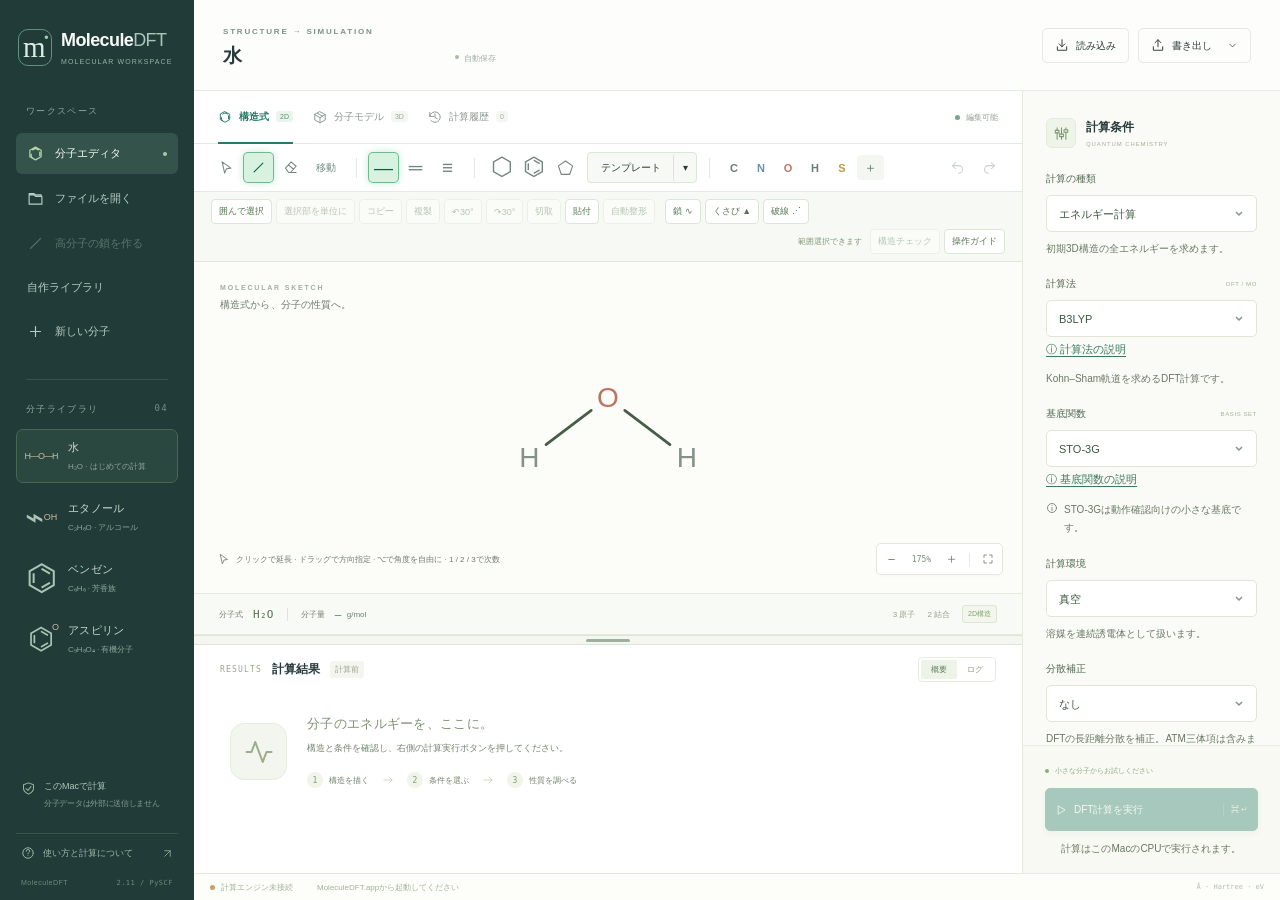
<file: MoleculeDFT/web/index.html>
<!DOCTYPE html>
<html lang="ja">
<head>
  <meta charset="utf-8">
  <meta name="viewport" content="width=device-width,initial-scale=1">
  <title>MoleculeDFT</title>
  <link rel="stylesheet" href="style.css">
  <link rel="stylesheet" href="product.css">
</head>
<body>
  <div class="app-shell">
    <aside class="sidebar">
      <div class="brand"><div class="brand-mark">m<span>·</span></div><div>Molecule<span>DFT</span><small>MOLECULAR WORKSPACE</small></div></div>
      <div class="workspace-label">ワークスペース</div>
      <button class="nav-item active" id="workspaceButton"><i data-icon="hexagon"></i>分子エディタ<span class="nav-dot"></span></button>
      <button class="nav-item" id="openProjectButton"><i data-icon="folder"></i>ファイルを開く</button>
      <button class="nav-item" id="polymerButton"><i data-icon="bond"></i>高分子の鎖を作る</button>
      <button class="nav-item" id="newButton"><i data-icon="plus"></i>新しい分子</button>
      <div class="sidebar-rule"></div>
      <div class="workspace-label library-label">分子ライブラリ<span>04</span></div>
      <div class="examples">
        <button class="example active" data-example="water"><span class="example-structure water">H<span>—O—</span>H</span><span><strong>水</strong><small>H₂O · はじめての計算</small></span></button>
        <button class="example" data-example="ethanol"><span class="example-structure">⌁<b>OH</b></span><span><strong>エタノール</strong><small>C₂H₆O · アルコール</small></span></button>
        <button class="example" data-example="benzene"><span class="example-structure benzene">⌬</span><span><strong>ベンゼン</strong><small>C₆H₆ · 芳香族</small></span></button>
        <button class="example" data-example="aspirin"><span class="example-structure aspirin">⌬<b>O</b></span><span><strong>アスピリン</strong><small>C₉H₈O₄ · 有機分子</small></span></button>
      </div>
      <div class="sidebar-bottom"><div class="privacy-note"><i data-icon="shield"></i><span>このMacで計算<small>分子データは外部に送信しません</small></span></div><button id="helpButton" class="help-button"><i data-icon="help"></i>使い方と計算について<i data-icon="arrow-up-right"></i></button><div class="version-label">MoleculeDFT <span>2.11 / PySCF</span></div></div>
    </aside>
    <main class="workspace">
      <header class="topbar">
        <div class="document-title"><span class="eyebrow">STRUCTURE → SIMULATION</span><div><input id="moleculeName" aria-label="分子の名前" value="水" maxlength="70"><span class="save-status" id="saveStatus">自動保存</span></div></div>
        <div class="header-actions"><button class="button quiet" id="importButton"><i data-icon="import"></i>読み込み</button><div class="export-wrap"><button class="button quiet" id="exportButton"><i data-icon="export"></i>書き出し<i data-icon="chevron-down"></i></button><div class="popover hidden" id="exportMenu"><button data-export="project">プロジェクト (.json)</button><button data-export="mol">構造式 (.mol)</button><button data-export="xyz">3D座標 (.xyz)</button><button data-export="result">計算結果 (.json)</button></div></div></div>
      </header>
      <div class="workspace-body">
        <section class="editor-column">
          <div class="editor-tabs" role="tablist" aria-label="表示"><button id="tab-structure" class="editor-tab active" role="tab" aria-selected="true" data-tab="structure"><i data-icon="hexagon"></i>構造式<span>2D</span></button><button id="tab-model" class="editor-tab" role="tab" aria-selected="false" data-tab="model"><i data-icon="cube"></i>分子モデル<span>3D</span></button><button id="tab-history" class="editor-tab" role="tab" aria-selected="false" data-tab="history"><i data-icon="history"></i>計算履歴<span id="historyCount">0</span></button><div class="tab-trailing"><span class="live-dot"></span><span id="structureState">編集可能</span></div></div>
          <div class="drawing-toolbar" id="drawingToolbar">
            <div class="tool-group"><button class="tool active" data-tool="select" title="選択・移動 (V)" aria-label="選択・移動"><i data-icon="cursor"></i></button><button class="tool" data-tool="bond" title="結合を描く (B)" aria-label="結合を描く"><i data-icon="bond"></i></button><button class="tool" data-tool="erase" title="消去 (E)" aria-label="消去"><i data-icon="eraser"></i></button></div>
            <span class="toolbar-separator"></span><div class="tool-group bond-orders"><button class="tool active" data-order="1" title="単結合 (1)"><span class="bond-symbol">—</span></button><button class="tool" data-order="2" title="二重結合 (2)"><span class="bond-symbol">═</span></button><button class="tool" data-order="3" title="三重結合 (3)"><span class="bond-symbol">≡</span></button></div>
            <span class="toolbar-separator"></span><div class="tool-group"><button class="tool" data-tool="ring" title="六員環" aria-label="六員環"><span class="ring-symbol">⬡</span></button><button class="tool" data-tool="benzene" title="ベンゼン環" aria-label="ベンゼン環"><span class="ring-symbol">⌬</span></button></div>
            <span class="toolbar-separator"></span><div class="element-tools"><button class="element active" data-element="C">C</button><button class="element" data-element="N">N</button><button class="element" data-element="O">O</button><button class="element" data-element="H">H</button><button class="element" data-element="S">S</button><select id="elementSelect" aria-label="その他の元素"><option value="">＋</option><option>F</option><option>Cl</option><option>Br</option><option>I</option><option>P</option><option>B</option><option>Si</option></select></div>
            <div class="toolbar-spacer"></div><button class="tool" id="undoButton" title="取り消す (⌘Z)" aria-label="取り消す"><i data-icon="undo"></i></button><button class="tool" id="redoButton" title="やり直す (⇧⌘Z)" aria-label="やり直す"><i data-icon="redo"></i></button>
          </div>
          <div id="polymerBanner" class="polymer-banner hidden"><strong id="polymerSummary"></strong><span id="polymerDetail"></span><button id="editPolymerButton">重合度を変更</button></div>
          <div class="canvas-area" id="canvasArea">
            <div class="canvas-caption"><span class="eyebrow" id="canvasEyebrow">MOLECULAR SKETCH</span><span id="canvasDescription">構造式から、分子の性質へ。</span></div>
            <svg id="moleculeCanvas" xmlns="http://www.w3.org/2000/svg" role="img" aria-label="分子構造エディタ" tabindex="0"><g id="bondLayer"></g><g id="atomLayer"></g><g id="previewLayer"></g></svg>
            <canvas id="modelCanvas" class="hidden" aria-label="回転できる3D分子モデル"></canvas>
            <div id="modelEmpty" class="canvas-empty hidden"><div class="empty-icon"><i data-icon="cube"></i></div><h2>構造式を立体に。</h2><p>描いた分子から、計算の出発点となる<br>3D座標を生成します。</p><button class="button primary" id="prepareModelButton"><i data-icon="cube"></i>3D座標を生成</button></div>
            <div id="historyPanel" class="history-panel hidden"></div>
            <div class="canvas-empty hidden" id="emptyCanvas"><div class="empty-icon"><i data-icon="bond"></i></div><h2>ひとつの結合から。</h2><p>結合ツールでドラッグして分子を描くか、<br>ライブラリから分子を選んでください。</p><button class="button quiet" id="emptyImportButton">SMILESを読み込む<i data-icon="arrow-right"></i></button></div>
            <div class="selection-inspector hidden" id="selectionInspector"><span id="selectionLabel">C</span><label>形式電荷<select id="atomChargeSelect"><option value="-3">−3</option><option value="-2">−2</option><option value="-1">−1</option><option value="0">0</option><option value="1">+1</option><option value="2">+2</option><option value="3">+3</option></select></label><button class="tool" id="deleteSelectionButton" title="選択を削除"><i data-icon="trash"></i></button></div>
            <div class="canvas-bottom"><div class="canvas-hint" id="canvasHint"><i data-icon="cursor"></i>原子をドラッグで移動 · B で結合 · Space で移動</div><div class="zoom-controls"><button id="zoomOutButton" title="縮小">−</button><span id="zoomLabel">100%</span><button id="zoomInButton" title="拡大">＋</button><span></span><button id="fitButton" title="全体を表示" aria-label="全体を表示"><i data-icon="maximize"></i></button></div></div>
            <div class="model-legend hidden" id="modelLegend"><span><b style="background:#5d6c70"></b>C</span><span><b style="background:#e87567"></b>O</span><span><b style="background:#638acc"></b>N</span><span><b style="background:#fff;border:1px solid #aeb7b5"></b>H</span><em id="geometryLabel">力場で生成した初期構造</em></div>
          </div>
          <div class="molecule-strip"><div><span class="strip-label">分子式</span><strong id="formulaValue">H₂O</strong></div><span class="strip-divider"></span><div><span class="strip-label">分子量</span><strong id="massValue">—</strong><small>g/mol</small></div><div class="strip-right"><span id="atomCount">3 原子</span><span id="bondCount">2 結合</span><span class="structure-badge" id="moleculeBadge">2D構造</span></div></div>
          <div id="resultsDivider" class="results-divider" role="separator" tabindex="0" aria-label="描画領域と計算結果の境界" aria-orientation="horizontal" title="上下にドラッグして高さを変更 · ダブルクリックで元に戻す"><span></span></div>
          <section id="resultsPanel" class="results-panel" aria-label="計算結果">
            <div class="results-header"><div><span class="section-kicker">RESULTS</span><h2>計算結果</h2><span class="result-status" id="resultStatus">計算前</span></div><div class="result-switch"><button class="active" data-result-tab="summary">概要</button><button data-result-tab="log">ログ<span id="logIndicator"></span></button></div></div>
            <div id="resultSummary" class="result-summary"><div class="result-placeholder" id="resultPlaceholder"><div class="result-placeholder-icon"><i data-icon="wave"></i></div><div><h3>分子のエネルギーを、ここに。</h3><p>構造と条件を確認し、右側の計算実行ボタンを押してください。</p><div class="workflow-steps"><span><b>1</b>構造を描く</span><i data-icon="arrow-right"></i><span><b>2</b>条件を選ぶ</span><i data-icon="arrow-right"></i><span><b>3</b>性質を調べる</span></div></div></div><div id="resultCards" class="result-cards hidden"><div class="energy-card"><span class="metric-label">全エネルギー</span><strong id="energyValue">—</strong><span class="metric-unit">Hartree</span><small id="resultMethod">—</small></div><div class="property-card"><span class="metric-label">HOMO / LUMO ギャップ</span><div><strong id="gapValue">—</strong><span>eV</span></div><small id="orbitalValues">—</small><span class="metric-note">軌道エネルギー差（励起エネルギーではありません）</span></div><div class="property-card"><span class="metric-label">双極子モーメント</span><div><strong id="dipoleValue">—</strong><span>Debye</span></div><small id="resultTiming">—</small><button class="text-button" id="viewResultModel">計算した3D構造を見る<i data-icon="arrow-right"></i></button></div></div><div id="resultWarnings" class="result-warnings hidden"></div></div>
            <div id="resultLog" class="result-log hidden"><pre id="logContent">計算を開始すると、PySCFの実行ログが表示されます。</pre><button class="text-button" id="copyLogButton">ログをコピー</button></div>
          </section>
        </section>
        <aside class="settings-panel">
          <div class="settings-heading"><div class="settings-icon"><i data-icon="sliders"></i></div><div><h2>計算条件</h2><p>QUANTUM CHEMISTRY</p></div></div>
          <div class="settings-scroll"><div class="setting-block"><label for="taskSelect">計算の種類</label><select id="taskSelect"><option value="single">エネルギー計算</option><option value="optimize">構造最適化</option><option value="frequency">構造最適化 ＋ 振動解析</option></select><p class="field-hint" id="taskHint">初期3D構造の全エネルギーを求めます。</p></div><div class="setting-block"><label for="methodSelect">計算法<span>DFT / MO</span></label><select id="methodSelect"><optgroup label="DFT"><option>B3LYP</option><option>PBE</option><option>PBE0</option></optgroup><optgroup label="分子軌道法"><option value="HF">HF（Hartree–Fock）</option></optgroup></select><p class="field-hint" id="methodNote">Kohn–Sham軌道を求めるDFT計算です。</p></div><div class="setting-block"><label for="basisSelect">基底関数<span>BASIS SET</span></label><select id="basisSelect"><option value="sto-3g">STO-3G</option><option value="6-31g">6-31G</option><option value="6-31g(d)">6-31G(d)</option><option value="6-31+g(d)">6-31+G(d)</option><option value="def2-svp">def2-SVP</option><option value="def2-tzvp">def2-TZVP</option></select><div class="basis-note" id="basisNote"><i data-icon="info"></i>STO-3Gは動作確認向けの小さな基底です。</div></div><div class="setting-block"><label for="solventSelect">計算環境</label><select id="solventSelect"><option value="vacuum">真空</option><option value="water">水（IEF-PCM）</option><option value="thf">THF（IEF-PCM）</option><option value="toluene">トルエン（IEF-PCM）</option><option value="chloroform">クロロホルム（IEF-PCM）</option><option value="dmso">DMSO（IEF-PCM）</option></select><p class="field-hint">溶媒を連続誘電体として扱います。</p></div><div class="setting-block"><label for="dispersionSelect">分散補正</label><select id="dispersionSelect"><option value="none">なし</option><option value="d3bj2b">D3(BJ) · 二体項</option></select><p class="field-hint">DFTの長距離分散を補正。ATM三体項は含みません。</p></div><div class="settings-divider"></div><div class="setting-row"><div class="setting-block"><label for="chargeInput">全電荷</label><input id="chargeInput" type="number" value="0" min="-10" max="10" step="1"></div><div class="setting-block"><label for="multiplicityInput">スピン多重度</label><input id="multiplicityInput" type="number" value="1" min="1" max="11" step="1"></div></div><div class="spin-note">中性の閉殻分子は電荷 0・多重度 1。</div><details class="advanced-settings"><summary>詳細設定<i data-icon="chevron-down"></i></summary><div class="setting-block"><label for="threadsSelect">CPUスレッド数</label><select id="threadsSelect"><option value="1">1</option><option value="2" selected>2</option><option value="4">4</option><option value="8">8</option></select></div><div class="setting-row"><div class="setting-block"><label for="maxCyclesInput">SCF最大回数</label><input id="maxCyclesInput" type="number" value="100" min="10" max="500"></div><div class="setting-block"><label for="maxStepsInput">最適化最大回数</label><input id="maxStepsInput" type="number" value="50" min="1" max="200"></div></div></details><div class="calculation-note"><i data-icon="sparkles"></i><div><strong>2Dから3Dへ、自動で準備。</strong><p>暗黙の水素を補い、力場で初期構造を生成してからHF / DFTを実行します。</p></div></div><button class="button prepare-button" id="prepareButton"><i data-icon="cube"></i>3D構造を確認</button></div>
          <div class="run-panel"><div class="run-estimate" id="runEstimate"><span class="live-dot"></span><span>小さな分子からお試しください</span></div><button class="button run-button" id="calculateButton"><i data-icon="play"></i><span>DFT計算を実行</span><kbd>⌘ ↵</kbd></button><button class="button cancel-button hidden" id="cancelButton"><span class="spinner"></span>計算を中止</button><p id="runNote">計算はこのMacのCPUで実行されます。</p></div>
        </aside>
      </div>
      <footer class="statusbar"><div><span class="status-dot" id="engineDot"></span><span id="engineStatus">計算エンジンを確認中…</span></div><span id="statusMessage">準備完了</span><span class="status-right">Å · Hartree · eV</span></footer>
    </main>
  </div>
  <div id="toast" class="toast hidden" role="status"></div>
  <dialog id="polymerDialog" class="polymer-dialog">
    <div class="dialog-heading"><div><span class="eyebrow">POLYMER BUILDER</span><h2>繰り返し単位から、有限鎖へ。</h2></div><button class="tool" data-close-dialog="polymerDialog" aria-label="閉じる"><i data-icon="close"></i></button></div>
    <p class="dialog-copy">PE・PP・PS・PMMA・PEG・PVC・PAN・PVA・PTFEから有限鎖を作り、その分子全体をHF / DFTで計算します。</p>
    <div class="polymer-fields"><label>繰り返し単位<select id="polymerSource"><option value="pe">PE / ポリエチレン — CH₂–CH₂</option><option value="drawing">今描いている構造を単位にする</option></select></label><label>重合度 n<input id="polymerDegree" type="number" value="5" min="1" max="100" step="1"></label></div>
    <div class="polymer-pe-preview" id="polymerPEPreview"><span id="polymerPrefix">H</span> — [ <span id="polymerRepeat">CH₂–CH₂</span> ]<sub id="polymerNLabel">5</sub> — <span id="polymerSuffix">H</span></div>
    <div id="polymerAttachment" class="hidden"><p class="dialog-copy">次の単位への接続で、水素を1つずつ単結合に置き換えます。単位内の結合は変えません。図上の原子をクリックして接続点A・Bを選び、2単位の接続を確認できます。</p><svg id="polymerUnitPreview" aria-label="番号付き繰り返し単位"></svg><div class="polymer-fields"><label>接続点 A（鎖の始め）<select id="polymerHead"></select></label><label>接続点 B（次のAにつなぐ）<select id="polymerTail"></select></label></div></div>
    <div class="polymer-estimate"><strong id="polymerEstimate"></strong><p><span id="polymerTermination">両端：H / H。</span>無限鎖や結晶ではなく、有限鎖の1配座を計算します。3D生成・計算は水素込み600原子まで、量子化学計算は基底関数1200個まで。長い鎖ではnを小さくして比較してください。</p></div>
    <p id="polymerStereoNote" class="dialog-copy"></p>
    <p id="polymerError" class="inline-error hidden"></p>
    <div class="dialog-actions"><button class="button quiet" data-close-dialog="polymerDialog">キャンセル</button><button class="button primary" id="buildPolymerButton">鎖を生成<i data-icon="arrow-right"></i></button></div>
  </dialog>
  <dialog id="importDialog"><div class="dialog-heading"><div><span class="eyebrow">IMPORT STRUCTURE</span><h2>分子を読み込む</h2></div><button class="tool" data-close-dialog="importDialog" aria-label="閉じる"><i data-icon="close"></i></button></div><p class="dialog-copy">SMILES表記を入力するか、MOL / SDFファイルを開きます。</p><label class="input-label" for="smilesInput">SMILES</label><textarea id="smilesInput" rows="3" placeholder="例: CCO （エタノール）" spellcheck="false"></textarea><p id="importError" class="inline-error hidden"></p><div class="import-examples"><button data-smiles="CCO">エタノール</button><button data-smiles="c1ccccc1">ベンゼン</button><button data-smiles="CC(=O)Oc1ccccc1C(=O)O">アスピリン</button></div><div class="dialog-actions"><button class="button quiet" id="openMolButton"><i data-icon="folder"></i>ファイルを開く</button><button class="button primary" id="smilesImportButton">読み込む<i data-icon="arrow-right"></i></button></div></dialog>
  <dialog id="helpDialog"><div class="dialog-heading"><div><span class="eyebrow">A SMALL GUIDE</span><h2>描く。計算する。理解する。</h2></div><button class="tool" data-close-dialog="helpDialog" aria-label="閉じる"><i data-icon="close"></i></button></div><div class="help-content"><h3>構造式を描く</h3><p><b>B</b> で結合ツールを選び、キャンバスをドラッグ。既存の原子からドラッグすると結合を伸ばせます。元素ボタンを選んで原子をクリックすると元素を変更、空白をクリックすると原子を追加します。六員環は空白か原子をクリックして追加します。</p><p><b>V</b> 選択・移動　<b>E</b> 消去　<b>1 / 2 / 3</b> 結合次数　<b>⌘Z</b> 取り消し　<b>Delete</b> 選択を削除　<b>Space + ドラッグ</b> 表示移動。環・結合・原子の追加後は、孤立した構造が残っていないか確認してください。</p><h3>PEと高分子鎖</h3><p>左の「高分子の鎖を作る」でPEと重合度nを選びます。H–(CH₂–CH₂)ₙ–Hを有限鎖として展開します。n=5ならC₁₀H₂₂です。自分で描いた単位では番号付き原子から接続点A・Bを指定します。末端のHを単結合で置換する方式で、縮合反応・反応機構の自動推定は行いません。配座探索で複数候補を作り、待ち行列で計算・比較できます。バルク高分子や熱平衡の配座分布の計算ではありません。</p><h3>MO法とDFT</h3><p>HF（Hartree–Fock）は波動関数に基づく分子軌道法です。閉殻ではRHF、開殻ではUHFを使います。DFTでもKohn–Sham軌道を求めますが、HFとは電子間相互作用の扱いが異なります。HFはDFTの単純な上位版や高速版ではありません。HOMO/LUMOの値は計算法・基底関数に依存します。</p><h3>計算の流れ</h3><p>暗黙の水素を補い、RDKitの距離幾何と力場で初期3D構造を生成します。エネルギー計算はその構造で1点計算を行います。構造最適化ではPySCFとgeomeTRICを使って原子位置を調整します。計算結果は収束状態と合わせて確認してください。</p><h3>結果の読み方</h3><p>STO-3Gは操作確認に便利な最小基底です。分子の性質を検討する際は基底関数や計算法への依存性を確認してください。HOMO/LUMOギャップは軌道エネルギー差であり、光学励起エネルギーではありません。振動解析は「構造最適化 ＋ 振動解析」で実行できます。IEF-PCM溶媒効果とD3(BJ)分散補正に対応しています。エントロピー、自由エネルギー、IR強度は未対応です。</p><h3>立体化学と保存</h3><p>SMILES / MOLから読み込んだ立体化学は、構造を化学的に編集するまで保持します。くさび・破線の単結合で立体配置を編集できます。編集後は構造チェックでR/Sを確認してください。プロジェクトを書き出すと構造・設定・結果を保存できます。自動保存は直近の作業と最大8件の計算履歴を保持します。</p></div></dialog>
  <script src="ring-geometry.js"></script>
  <script src="app.js"></script>
  <script src="orbital-view.js"></script>
  <script src="product.js"></script>
  <script src="energy-diagram.js"></script>
  <script src="vibration-player.js"></script>
  <script src="workspace-layout.js"></script>
  <script src="monomer-library.js"></script>
  <script src="calculation-help.js"></script>
</body>
</html>
</file>
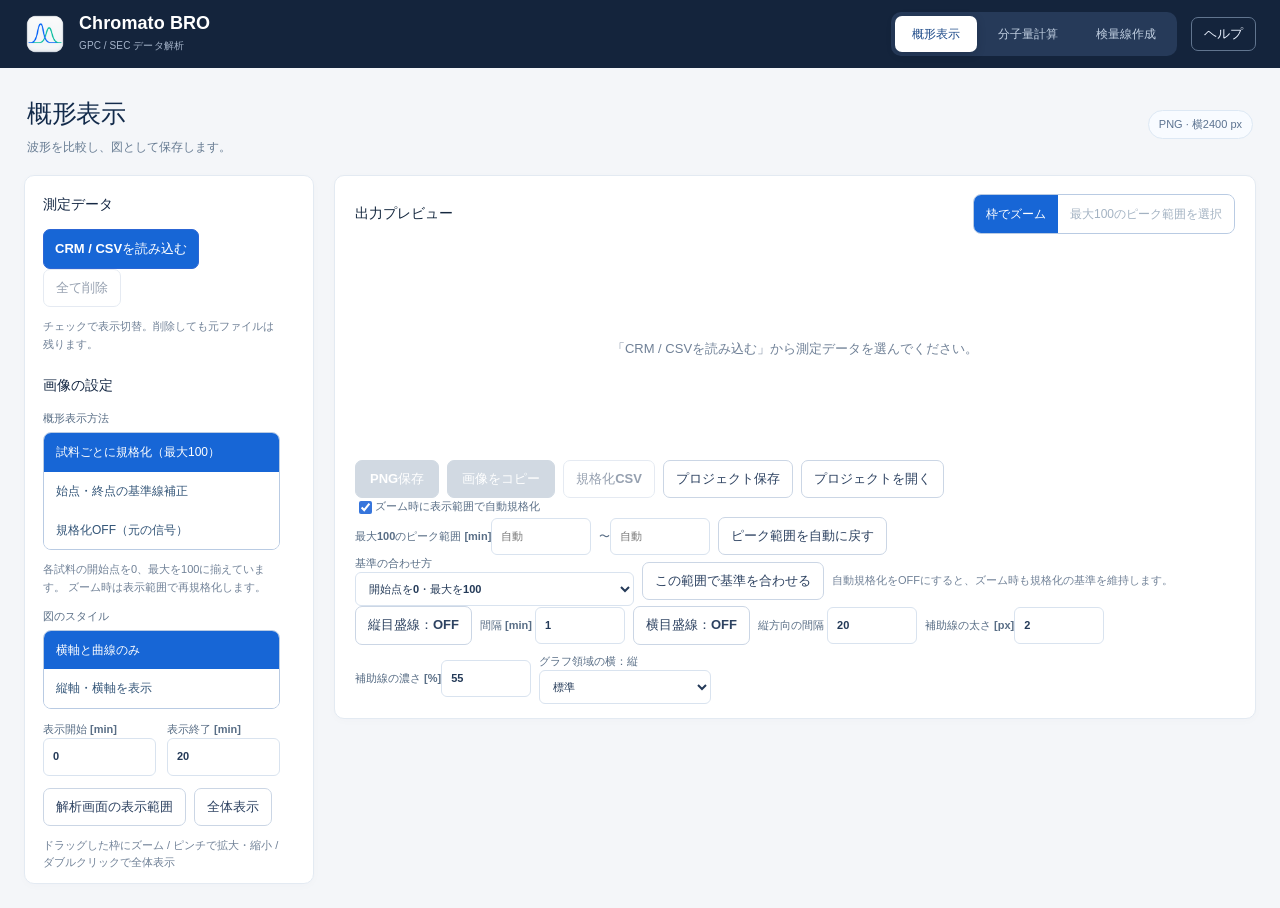
<file: Chromato BRO-Windows/開発用/Resources/www/index.html>
<!DOCTYPE html>
<html lang="ja">
<head>
<meta charset="utf-8" />
<meta http-equiv="Content-Security-Policy" content="default-src 'none'; script-src 'self'; style-src 'unsafe-inline'; img-src 'self' data: blob:; connect-src 'none'; base-uri 'none'; form-action 'none'" />
<meta name="viewport" content="width=device-width,initial-scale=1" />
<meta name="color-scheme" content="light" />
<title>Chromato BRO</title>
<style>
:root {font-family:-apple-system,BlinkMacSystemFont,"Hiragino Kaku Gothic ProN","Yu Gothic",Meiryo,Arial,sans-serif;color:#1b2c42;background:#f3f6fb;font-synthesis:none}
*{box-sizing:border-box}body{margin:0;font-size:13px;line-height:1.56}
button,input,select,textarea{font:inherit}button{cursor:pointer}
header{height:72px;background:#111f37;color:white;display:flex;align-items:center;justify-content:space-between;padding:0 29px;gap:20px}
.logo{display:flex;align-items:center;gap:13px}.mark{width:39px;height:39px;border:2px solid #74d6d0;border-radius:12px;display:grid;place-items:center;color:#74d6d0;font-weight:800;font-size:24px;line-height:1}
.logo h1{font-size:18px;line-height:1.2;margin:0;letter-spacing:.1px}.logo small{color:#a5b4ca;letter-spacing:.5px;font-size:10px}
.hdright{display:flex;align-items:center;gap:12px;color:#b7c6da;font-size:12px}.hdright .dot{width:7px;height:7px;border-radius:50%;background:#52d1ac}
.workspace{display:grid;grid-template-columns:338px minmax(0,1fr);gap:20px;padding:20px;max-width:1880px;margin:auto}
aside{display:flex;flex-direction:column;gap:16px;min-width:0}.card{background:#fff;border:1px solid #e3eaf2;border-radius:14px;box-shadow:0 5px 22px rgba(30,55,94,.04);overflow:hidden}
.cardpad{padding:20px}.card h2{font-size:14px;margin:0 0 13px;color:#152844;display:flex;align-items:center;gap:8px}.tag{font-size:10px;border-radius:6px;background:#eef5fa;color:#375879;font-weight:600;padding:3px 7px;margin-left:auto}
.num{background:#e8f0fb;color:#37629c;min-width:22px;height:22px;border-radius:7px;display:inline-grid;place-items:center;font-size:12px}
.drop{border:1.5px dashed #99b4d4;border-radius:11px;padding:20px 12px;text-align:center;background:#f7fbff;transition:.2s}.drop.on{border-color:#0c7e9a;background:#eafafb}
.drop strong{display:block;font-size:13px}.drop p{font-size:11px;color:#66798c;margin:6px 0 12px}.primary{background:#2c66d5;color:white;border:1px solid #2c66d5;border-radius:8px;padding:8px 14px;font-weight:700}.primary:hover{background:#215bc2}
.secondary{border:1px solid #cbd6e5;background:white;color:#2d4261;border-radius:8px;padding:8px 12px;font-weight:600}.secondary:hover{background:#f1f5fb}
button:disabled{opacity:.5;cursor:not-allowed}.ghost{background:transparent;border:0;color:#4771b0;padding:4px 6px}
.file-list{margin-top:12px;display:flex;flex-direction:column;gap:6px;max-height:150px;overflow:auto}
.file-item{width:100%;text-align:left;border:1px solid #e6edf6;border-radius:8px;padding:8px 10px;background:#fbfcfe;display:flex;align-items:center;gap:8px;color:#3a5071}
.file-item.active{border-color:#6195eb;background:#eaf2ff}.file-item span{flex:1;overflow:hidden;text-overflow:ellipsis;white-space:nowrap}.file-item small{color:#7489a1}
.hint{color:#708197;font-size:11px;line-height:1.65}.warning{border-radius:9px;background:#fff9e6;border:1px solid #f2db99;padding:10px 12px;font-size:11px;color:#805a12;line-height:1.7}.error{background:#fff1f1;border:1px solid #f4c9cb;color:#a12634;padding:11px;border-radius:9px;font-size:12px}
label{color:#596e86;display:block;font-weight:600;font-size:11px}.input,textarea,select{border:1px solid #d9e3ef;background:white;border-radius:7px;padding:9px 9px;width:100%;color:#243a58;outline:none}
.input:focus,textarea:focus,select:focus{border-color:#4f8cdd;box-shadow:0 0 0 2px #eaf2ff}textarea{font-family:ui-monospace,SFMono-Regular,Menlo,monospace;font-size:11px;line-height:1.65;resize:vertical}
.formgrid{display:grid;grid-template-columns:1fr 1fr;gap:11px;margin:12px 0}.formgrid.three{grid-template-columns:repeat(3,1fr)}.line{display:flex;align-items:center;gap:8px;flex-wrap:wrap}.line .fill{flex:1}
.content{display:flex;flex-direction:column;gap:17px;min-width:0}.heading{display:flex;justify-content:space-between;align-items:center;gap:10px;margin:1px 1px 0}.heading h2{font-size:18px;margin:0}.subheading{font-size:11px;color:#708197}
.tabs{background:#e8eef6;display:inline-flex;padding:3px;gap:3px;border-radius:9px}.tabs button{padding:7px 12px;font-size:12px;border:0;background:transparent;border-radius:7px;color:#657890;font-weight:700}.tabs button.active{background:white;color:#1e4889;box-shadow:0 1px 4px #b5c5d8}
.plot-head{display:flex;justify-content:space-between;align-items:center;gap:12px;padding:18px 20px 5px}.plot-head h3{font-size:14px;margin:0}.plot-tools{display:flex;align-items:center;gap:8px;flex-wrap:wrap}
.pill{border:1px solid #dde8f4;background:#f8fbff;padding:5px 10px;border-radius:99px;color:#5b7290;font-size:11px}
.chartwrap{padding:4px 14px 11px;position:relative}canvas{width:100%;display:block}#chromChart{height:375px;touch-action:none;cursor:crosshair}#calChart{height:220px}
#hover{display:none;position:absolute;pointer-events:none;z-index:4;background:#172e4e;color:white;padding:8px 10px;border-radius:6px;font-size:11px;white-space:nowrap;box-shadow:0 5px 15px #14274733}
.range-controls{display:flex;align-items:end;gap:10px;flex-wrap:wrap;background:#f9fbff;padding:14px 20px 18px;border-top:1px solid #e8eef5}
.range-controls label{min-width:100px}.range-controls .input{width:110px}.range-controls select{width:170px}.range-controls .secondary{height:36px}
.metrics{display:grid;grid-template-columns:repeat(5,minmax(0,1fr));gap:12px}.metric{padding:16px 17px;min-width:0}.metric small{color:#7890aa;font-size:11px;font-weight:650}.metric .value{font-size:22px;letter-spacing:-.5px;color:#15324f;font-weight:750;margin:4px 0}.metric .caption{color:#8193a8;font-size:10px}
.metric.accent .value{color:#2a6cc7}
.twocol{display:grid;grid-template-columns:1fr 1fr;gap:17px}.sectionbody{padding:15px 20px}.statrows{display:grid;grid-template-columns:1fr auto;gap:9px 12px;margin-top:12px}.statrows dt{color:#61768f}.statrows dd{overflow-wrap:anywhere;max-width:260px;margin:0;font-variant-numeric:tabular-nums;font-weight:700}
.equation{font-family:Menlo,Consolas,monospace;font-size:11px;word-break:break-all;background:#f5f8fd;color:#314a68;padding:10px;border-radius:8px;margin:12px 0}
.results-note{padding:0 20px 17px}.statusline{min-height:24px;margin:10px 0 0;color:#64809d;font-size:11px}
.footer{max-width:1880px;margin:0 auto 24px;padding:0 23px;color:#8192aa;font-size:11px}
input[type=checkbox]{accent-color:#3675dc;vertical-align:middle}
@media(max-width:1180px){.metrics{grid-template-columns:repeat(3,minmax(0,1fr))}.workspace{grid-template-columns:295px minmax(0,1fr)}.twocol{grid-template-columns:1fr}}
@media(max-width:850px){header{padding:0 15px;height:64px}.workspace{grid-template-columns:1fr;padding:12px;gap:12px}aside{display:grid;grid-template-columns:1fr 1fr;align-items:start}.content{gap:12px}.metrics{grid-template-columns:repeat(2,minmax(0,1fr))}.hdright{display:none}#chromChart{height:290px}}
@media(max-width:540px){aside{grid-template-columns:1fr}.metrics{grid-template-columns:repeat(2,minmax(0,1fr))}.metric{padding:13px}.metric .value{font-size:18px}.range-controls label{width:44%}.range-controls .input,.range-controls select{width:100%}.heading{align-items:start;flex-direction:column}.plot-head{align-items:start;flex-direction:column}.logo h1{font-size:16px}}
@media print{aside,.plot-tools,.range-controls,.footer,header .hdright{display:none}header{background:white;color:black}.workspace{display:block;padding:0}.content{gap:12px}.card{break-inside:avoid;box-shadow:none}canvas{max-height:280px}}

/* Dedicated calibration editor (v2.0) */
header{justify-content:space-between}.nav-main{display:flex;gap:4px;align-items:center;background:#263a59;border-radius:10px;padding:4px}
.nav-btn{border:0;border-radius:7px;padding:9px 17px;background:transparent;color:#c2d0e2;font-size:12px;font-weight:700;white-space:nowrap}
.nav-btn.active{background:#fff;color:#1c4988;box-shadow:0 2px 8px #08172d35}
[hidden]{display:none!important}
.cal-page{max-width:1880px;margin:0 auto;padding:24px 24px 40px}
.cal-hero{display:flex;align-items:center;justify-content:space-between;gap:22px;margin:0 3px 23px}
.cal-hero h2{font-size:27px;margin:2px 0 5px;letter-spacing:-.5px;color:#132b4b}
.cal-hero p{font-size:12px;color:#657a91;margin:0}.overline{font-size:10px;font-weight:800;color:#54749a;letter-spacing:1.7px}
.apply-badge{font-size:11px;background:#e7f5ef;color:#226852;padding:8px 12px;border-radius:9px;white-space:nowrap}
.apply-badge.pending{background:#fff3e3;color:#9e6724}
.cal-grid{display:grid;grid-template-columns:minmax(0,1.48fr) minmax(360px,1fr);gap:17px;align-items:start}
.cal-card-head{padding:18px 20px 13px;display:flex;justify-content:space-between;align-items:center;gap:12px;border-bottom:1px solid #edf1f6;flex-wrap:wrap}
.cal-card-head h3{font-size:15px;letter-spacing:-.1px;margin:0 0 3px;color:#1b304b}.cal-card-head p{font-size:11px;color:#7c8da4;margin:0}
.cal-table-scroll{overflow-x:auto;max-height:545px;overflow-y:auto}.cal-table{border-collapse:collapse;width:100%;font-size:12px;text-align:left;white-space:nowrap}
.cal-table th{background:#f6f9fd;color:#667b92;font-size:10px;font-weight:750;padding:12px 10px;position:sticky;top:0;z-index:1;border-bottom:1px solid #e2eaf3}
.cal-table td{padding:7px 7px;border-bottom:1px solid #eef2f7}.cal-table tr.disabled{opacity:.50;background:#fafafa}.cal-table td:nth-child(1),.cal-table td:nth-child(2),.cal-table td:last-child{text-align:center}
.cal-table input[type=text],.cal-table input[type=number]{border:1px solid #d9e4ee;border-radius:6px;padding:7px 8px;background:#fff;min-width:0;max-width:100%;outline-offset:1px}
.cal-table .standard-name{width:125px}.cal-table .standard-time{width:107px}.cal-table .standard-weight{width:122px}
.cal-table .cal-readonly{font-variant-numeric:tabular-nums;font-family:ui-monospace,Menlo,monospace;color:#56718a;font-size:11px}
.cal-table tr.selected-edit{background:#f4f9ff}.cal-table .small-remove{border:0;background:transparent;color:#a5b4c9;padding:5px 9px;border-radius:5px;font-size:18px;line-height:1}
.cal-table .small-remove:hover{background:#ffeeee;color:#b74b4b}
.cal-panel-foot{border-top:1px solid #e6eef6;padding:16px 19px;display:flex;gap:12px;justify-content:space-between;align-items:end;flex-wrap:wrap;background:#fbfcfe}
.cal-inline-label{display:flex;flex-direction:column;gap:4px;font-size:10px;color:#637993;font-weight:700}.cal-inline-label select{min-width:120px}.cal-inline-label input{width:215px}
.cal-panel-foot .line{gap:8px}.cal-panel-foot button{white-space:nowrap}.primary.apply{background:#0b887a;border-color:#0b887a}.primary.apply:hover{background:#0c7268}.primary:disabled{background:#a3b4c6;border-color:#a3b4c6;cursor:not-allowed}
.cal-error{min-height:28px;padding:0 20px 9px;color:#b03e3e;font-size:11px}.cal-error.success{color:#257c60}
.cal-stat-card{padding-bottom:4px}.cal-kpi{display:grid;grid-template-columns:1fr 1fr;gap:10px;padding:19px 19px 12px}
.cal-kpi div{padding:11px 12px;background:#f6f9fd;border-radius:10px}.cal-kpi div:last-child{grid-column:span 2}
.cal-kpi small{display:block;font-size:10px;color:#7b8fa6;font-weight:700}.cal-kpi strong{font-size:20px;color:#1d457a;display:block;margin-top:1px;font-variant-numeric:tabular-nums}
.cal-kpi div:last-child strong{font-size:15px}.cal-eq-label{color:#6c83a0;font-size:10px;font-weight:700;margin:4px 19px}
.cal-equation{white-space:pre-wrap;overflow-wrap:anywhere;margin:0 19px 12px;border-radius:10px;border:1px solid #e4edf7;padding:13px;background:#f8faff;color:#253e5f;font-family:ui-monospace,Menlo,monospace;font-size:12px;line-height:1.75}
.cal-coeffs{margin:0 19px 10px;display:grid;grid-template-columns:1fr 1fr;gap:9px}.cal-coeffs div{background:#fbfcfe;border:1px solid #e9eef5;border-radius:7px;padding:8px 10px;display:flex;justify-content:space-between;gap:9px}
.cal-coeffs small{color:#6f84a0;font-size:10px}.cal-coeffs strong{font-size:11px;color:#29415d;font-family:ui-monospace,Menlo,monospace}
.cal-actions{display:flex;align-items:center;gap:7px;flex-wrap:wrap;padding:15px 19px 5px}.cal-actions button{font-size:11px}
.cal-footnote{color:#7b8da1;font-size:10px;padding:0 20px 13px;line-height:1.7}
.cal-big-chart{height:395px!important;width:100%;padding:7px 18px 0}
.cal-legend{display:flex;gap:22px;padding:9px 28px 17px;color:#70859a;font-size:11px;align-items:center}
.cal-anl-tool{margin:0;padding:15px 20px;background:#f0f6ff;border-bottom:1px solid #dae7fa}
.cal-anl-tool .cal-toolbar-title{font-size:13px;color:#204b86;font-weight:800;display:block}
.cal-anl-tool .cal-toolbar-title small{display:block;color:#637d9a;font-weight:500;font-size:11px;line-height:1.6;margin-top:3px}
.cal-anl-buttons{display:flex;align-items:center;gap:12px;flex-wrap:wrap;margin-top:10px}
.cal-anl-buttons label{display:flex;align-items:center;gap:6px}
.cal-anl-buttons select{min-width:110px;width:auto}
.anl-note{margin:8px 0 0;font-size:11px;color:#536d89;line-height:1.65}
.anl-peaks{padding:11px 20px;border-bottom:1px solid #edf1f6;background:#fff}
.anl-peaks-title{display:flex;justify-content:space-between;align-items:center;font-size:12px;font-weight:700;color:#385779;gap:10px;margin-bottom:5px}
.anl-peaks canvas{width:100%;height:105px;display:block}
.anl-peaks small{display:block;color:#7387a0;font-size:10px}
.legenddot{display:inline-block;width:10px;height:10px;border-radius:50%;margin-right:6px}.legenddot.used{background:#f28e51}.legenddot.omitted{background:#b6c4d3}.legendline{width:16px;height:3px;display:inline-block;margin-right:6px;background:#2e6cca;vertical-align:middle}
.cal-resid-chart{height:254px!important;padding:9px 14px;width:100%}
@media(max-width:1320px){.hdright{display:none}.cal-grid{grid-template-columns:1fr}.cal-plot-card{grid-row:2}.cal-residual-card{grid-row:3}}
@media(max-width:900px){header{height:auto;min-height:72px;flex-wrap:wrap;padding:11px 16px}.cal-page{padding:15px}.cal-hero{align-items:start;flex-direction:column}.cal-grid{grid-template-columns:minmax(0,1fr)}.cal-panel-foot{flex-direction:column;align-items:stretch}}
@media(max-width:540px){.nav-btn{padding:7px 10px;font-size:11px}.cal-hero h2{font-size:22px}.cal-card-head{align-items:start}.cal-panel-foot .line{align-items:stretch}.cal-panel-foot .line button{flex:1}}
@media print{.nav-main{display:none}.cal-page{padding:0}.cal-actions,.cal-panel-foot,.small-remove{display:none!important}}


.cal-measure-toolbar{padding:14px 19px 12px;background:#f6fafc;border-bottom:1px solid #e0eaf2;display:flex;align-items:end;justify-content:space-between;gap:12px;flex-wrap:wrap}
.cal-toolbar-title{font-size:12px;font-weight:750;color:#294665}.cal-toolbar-title small{display:block;font-size:10px;line-height:1.4;color:#8598a9;font-weight:400;margin-top:2px}
.cal-measure-toolbar .line{gap:7px}.cal-measure-toolbar label{font-size:10px;font-weight:650;color:#69809b;display:flex;flex-direction:column;gap:3px}
.cal-measure-toolbar input{width:92px;padding:6px 8px}.cal-measure-toolbar select{min-width:87px}
.cal-measure-toolbar button{align-self:end}

.graph-page{max-width:1880px;margin:auto;padding:24px}
.graph-layout{display:grid;grid-template-columns:300px minmax(0,1fr);gap:20px;align-items:start}
.graph-files{max-height:380px;overflow:auto}.graph-file{border:1px solid #dce5f0;border-radius:8px;padding:8px;margin:8px 0}.graph-file-controls{display:flex;gap:8px;align-items:center;margin-top:6px}.graph-file-controls label{font-size:11px;margin:0}.graph-file-controls input[type="number"]{width:90px}.graph-file-controls input[type="color"]{width:36px;height:28px;padding:1px}.graph-file.selected{border-color:#6093dd;background:#f2f6ff}.graph-settings>label{margin-bottom:5px}.graph-settings .primary{padding:9px 11px}
.graph-settings .drag-mode-buttons{flex-direction:column}.graph-settings .drag-mode-buttons button{text-align:left;width:100%}.graph-output,.graph-preview>p.hint,.graph-preview>#graphStatus{margin-left:20px;margin-right:20px}
.graph-legend-editor{display:block;font-size:11px;margin-top:7px}.graph-legend-editor input{width:100%;margin-top:3px}
.graph-options{display:flex;flex-direction:column;gap:13px;margin:22px 0}
.graph-preview .graph-options{margin:22px 28px;padding-left:8px}.graph-options label{font-size:12px}.graph-preview{padding-bottom:14px}
#graphCanvas{touch-action:none;cursor:crosshair;width:100%;height:auto}.graph-empty{padding:100px 24px;text-align:center;color:#708197}
@media(max-width:1050px){.graph-layout{grid-template-columns:1fr}.graph-settings{max-width:none}.graph-options{flex-direction:row;flex-wrap:wrap}.graph-settings .formgrid{max-width:400px}}
@media(max-width:1500px){.hdright{display:none}}
.axis-label-handle{position:absolute;cursor:grab;touch-action:none;border:1px dashed transparent;z-index:6}.axis-label-handle:hover,.axis-label-handle:focus-visible{border-color:#738cac;background:rgba(60,100,160,.04);outline:none}.axis-label-handle.moving{cursor:grabbing;border-color:#738cac}.graph-canvas-wrap{position:relative}.plot-selection{position:absolute;pointer-events:none;border:1px solid #286ed2;background:rgba(40,110,210,.13);z-index:5}
.file-row{display:flex;gap:5px;align-items:stretch}.file-row .file-item{flex:1;min-width:0}.file-remove{flex:none;border:1px solid #e2d7d7;background:white;color:#a04040;border-radius:7px;font-size:11px;padding:5px 8px}.file-remove:hover{background:#fff1f1}
.drag-mode-control{display:flex;flex-direction:column;gap:5px;color:#596e86;font-size:11px;font-weight:600}.drag-mode-buttons{display:flex;flex-wrap:wrap;border:1px solid #b9cbe3;border-radius:8px;overflow:hidden}.drag-mode-buttons button{border:0;background:white;color:#335578;font-size:12px;padding:10px 12px}.drag-mode-buttons button[aria-pressed="true"]{background:#2c66d5;color:white}.drag-mode-buttons button:disabled{opacity:.45;cursor:default}.drag-mode-buttons button#dragBaseline[aria-pressed="true"],.drag-mode-buttons button#graphDragBaseline[aria-pressed="true"]{background:#ad5909}.plot-selection[data-mode="baseline"]{border-color:#db7b20;background:rgba(219,123,32,.13)}.drag-mode-buttons button:focus-visible{outline:2px solid #172e4e;outline-offset:-3px}

/* Desktop appearance: shared spacing and controls. */
:root{--blue:#0869e9;--teal:#00ab98;--ink:#15283f;background:#f4f6f9;color:var(--ink)}
header{height:68px;padding:0 24px;gap:14px;background:#14243c}.brand-icon{width:42px;height:42px;border-radius:10px}.logo small{letter-spacing:.1px}.logo h1{font-size:18px}
button{border-radius:7px!important;transition:none!important;min-height:32px}button.primary{background:#1766d6}.header-help{background:transparent;border:1px solid #61758f;color:#eaf2ff;padding:6px 12px}.nav-main{margin-left:auto}.nav-btn{white-space:nowrap}
.card{border-radius:10px;box-shadow:0 2px 10px #17375505}.workspace{grid-template-columns:310px minmax(0,1fr);gap:18px;padding:20px}.num{display:none}.cardpad{padding:18px}.drop{padding:17px 12px}.hint{line-height:1.6}.advanced{margin-top:10px}.advanced summary{cursor:pointer;color:#657991;font-size:12px;margin-bottom:8px}
.metric .value{font-size:27px;font-variant-numeric:tabular-nums}.metric.accent{border-top:3px solid var(--teal)}.warning-card{border-left:3px solid #d8993c}.warning-card .hint{color:#78551f}.cal-hero{margin-bottom:18px}.cal-hero h2{font-size:25px}.cal-hero p{margin-top:4px}.graph-page,.cal-page{padding:24px}.graph-layout{grid-template-columns:290px minmax(0,1fr)}.graph-settings h2{font-size:14px}.graph-settings .drag-mode-buttons button{font-size:12px}.drag-mode-buttons button{border-radius:0!important}.drag-mode-buttons button[aria-pressed="true"]{background:#1766d6}.input,select,textarea{border-radius:6px}.session-error{position:fixed;bottom:14px;left:20px;right:20px;z-index:40;background:#fff3df;color:#80410e;border:1px solid #e0a861;padding:12px 16px;border-radius:9px}
.help-overlay{position:fixed;inset:0;z-index:100;background:#10203566;display:flex;align-items:center;justify-content:center;padding:24px}.help-content{background:#fff;border-radius:14px;max-width:820px;max-height:90vh;overflow:auto;padding:28px;color:#263d55;box-shadow:0 20px 70px #00112233}.help-heading{display:flex;align-items:center;gap:14px;border-bottom:1px solid #e2e9ef;padding-bottom:18px}.help-heading h2{margin:0}.help-heading span{font-size:12px;color:#60738a}.help-heading button{margin-left:auto}.help-content h3{margin-top:25px}.help-content p{line-height:1.85}.help-content code{overflow-wrap:anywhere}.help-content summary{cursor:pointer;color:#1464bf}.hint:empty{display:none}
@media(max-width:1100px){.workspace{grid-template-columns:270px minmax(0,1fr);gap:12px;padding:14px}.metrics{grid-template-columns:repeat(3,1fr)}.nav-btn{padding:8px 10px}.logo small{display:none}.graph-layout{grid-template-columns:260px minmax(0,1fr)}.plot-head{flex-wrap:wrap;gap:10px}}
@media(max-width:900px){header{padding:0 16px;gap:10px}.header-help{padding:4px 7px}.logo h1{font-size:16px}.brand-icon{width:34px;height:34px}.workspace,.graph-layout,.cal-grid{grid-template-columns:1fr}.workspace aside{display:grid;grid-template-columns:1fr 1fr}.workspace aside>.card{min-width:0}.metrics{grid-template-columns:repeat(3,1fr)}.graph-settings{display:block}.nav-btn{font-size:11px}.graph-preview{min-width:0}}
[hidden]{display:none!important}
.nav-main{touch-action:none;user-select:none}.nav-btn.nav-moving{opacity:.65;outline:2px solid #45bfc3;cursor:grabbing}
@media(min-width:901px){
 .workspace>aside{position:sticky;top:16px;max-height:calc(100vh - 110px);max-height:calc(100dvh - 110px);overflow-y:auto;overscroll-behavior-y:contain;scrollbar-gutter:stable;padding-right:4px;align-self:start}
 .graph-settings{position:sticky;top:16px;max-height:var(--sidebar-height,calc(100vh - 220px));max-height:var(--sidebar-height,calc(100dvh - 220px));align-self:start;overflow-y:auto;overscroll-behavior-y:contain;scrollbar-gutter:stable}
}
.graph-file-order{display:flex;align-items:center;gap:5px;margin-bottom:5px}.graph-file-order button{padding:2px 7px;font-size:12px}.graph-file-order .reorder-handle{cursor:grab;margin-right:auto}.graph-file.drag-over{outline:2px solid #2c66d5}.title-resize-handle{position:absolute;width:16px;height:16px;border-right:3px solid #4c78b1;border-bottom:3px solid #4c78b1;cursor:se-resize;touch-action:none;z-index:8}
.graph-settings .graph-output{margin:18px 0}.graph-settings .graph-options{display:flex;flex-direction:column;gap:10px}.graph-settings .graph-output input[type="number"]{max-width:100%}
.title-inline-editor{position:absolute;z-index:10;resize:none;padding:4px;border:2px solid #397bd2;background:#fff;color:#172e4e;outline:none}.title-inline-tools{flex-wrap:wrap;max-width:420px;position:absolute;z-index:11;display:flex;gap:4px;background:#fff;border:1px solid #cbd6e5;padding:4px;border-radius:6px}.title-inline-tools[hidden]{display:none}.title-inline-tools button{font-size:11px;padding:3px 7px}
/* Analysis controls keep their natural height inside an independent scroll pane. */
@media screen {
 #analysisPage>aside{display:flex;flex-direction:column;min-height:0;max-height:var(--sidebar-height,calc(100vh - var(--app-header-height,72px) - 40px));max-height:var(--sidebar-height,calc(100dvh - var(--app-header-height,72px) - 40px));overflow-y:auto;overscroll-behavior-y:contain;scrollbar-gutter:stable;padding:0 6px 6px 0;align-self:start}
 #analysisPage>aside>.card{flex:0 0 auto;min-width:0}
 #analysisPage>aside:focus-visible{outline:2px solid #397bd2;outline-offset:3px}
}
@media screen and (min-width:720px){
 #analysisPage{grid-template-columns:clamp(250px,25vw,310px) minmax(0,1fr)}
 #analysisPage>aside{position:sticky;top:16px}
}
@media screen and (max-width:719px){
 #analysisPage>aside{position:relative;top:auto}
}
.file-drop-active{outline:2px dashed #1766d6;outline-offset:-4px;background-color:#edf6ff!important}
</style>
</head>
<body>
<header>
  <div class="logo"><img class="brand-icon" src="app-icon.png" alt=""><div><h1>Chromato BRO</h1><small>GPC / SEC データ解析</small></div></div>
  <nav class="nav-main" aria-label="画面切替"><button class="nav-btn" id="navGraph" type="button">概形表示</button><button class="nav-btn active" id="navAnalysis" type="button">分子量計算</button><button class="nav-btn" id="navCalibration" type="button">検量線作成</button></nav><button id="helpOpen" class="header-help" title="操作ガイド">ヘルプ</button>
</header>
<div class="workspace" id="analysisPage">
<aside tabindex="0" aria-label="分子量計算の設定">
<section class="card cardpad">
<h2><span class="num">1</span>測定データの読み込み <span class="tag">.crm / .csv</span></h2>
<div class="drop" id="drop"><strong>ファイルをドラッグ＆ドロップ</strong><p>またはCRM / CSVを選択（複数可）</p><button class="primary" id="chooseFile">ファイルを選択</button><input hidden type="file" id="fileInput" accept=".crm,.csv,.txt" multiple></div>
<div class="file-list" id="files"></div><button class="secondary" id="removeAllFiles" disabled>全て削除</button><p class="hint">削除しても元ファイルは残ります。</p>
<div id="readInfo" class="hint" style="margin-top:11px">測定データを読み込む</div>
</section>
<section class="card cardpad">
<h2><span class="num">2</span>積分・ベースライン</h2>

<div class="formgrid"><label>積分開始 [min]<input class="input" id="start" type="number" min="0" step="0.01" value="7.8"></label><label>積分終了 [min]<input class="input" id="end" type="number" min="0" step="0.01" value="10.4"></label></div>
<label for="baseMode">ベースライン処理</label><select id="baseMode"><option value="endpoints">積分範囲両端を結ぶ直線</option><option value="range">始点・終点を指定して結ぶ直線</option><option value="manual">傾き・切片を入力</option><option value="zero">0を基準とする</option></select>
<div id="baseRange" class="formgrid" style="display:none"><label>ベースライン始点 [min]<input class="input" id="baseStart" type="number" step="any" value="0.1"></label><label>ベースライン終点 [min]<input class="input" id="baseEnd" type="number" step="any" value="18"></label><p class="hint" style="grid-column:1/-1">2時刻を数値入力、またはグラフ上のドラッグで指定。積分区間とは独立です。</p></div>
<div id="baseCoeffs" class="formgrid" style="display:none"><label>傾き [信号/min]<input class="input" id="baseSlope" type="number" step="any" value="0"></label><label>切片 [信号]<input class="input" id="baseIntercept" type="number" step="any" value="0"></label></div>
<p class="hint" id="modeInfo">RI信号を質量濃度に比例するものとして解析します。「ドラッグ操作」を「積分範囲を選択」に切り替えると、グラフ上で積分範囲を設定できます。</p>

</section>
<section class="card cardpad">
<h2><span class="num">3</span>分子量較正 <span class="tag">1〜3次</span></h2>
<p class="hint" style="margin-top:-5px">測定条件に合う検量線を適用してください。</p>
<div class="formgrid"><label>次数<select id="degree"><option>1</option><option>2</option><option selected>3</option></select></label><label>標準試料の単位<select disabled><option>g/mol</option></select></label></div>
<label>各行: 保持時間 [min], 分子量 [g/mol]</label>
<textarea id="standards" rows="10" spellcheck="false"></textarea>
<div class="line" style="margin-top:10px"><button class="primary" id="fit">較正曲線を再計算</button><button class="secondary" id="restoreCal">標準初期値</button></div>
<div class="statusline" id="calStatus"></div><label>保存した検量線<select class="input" id="calLibrarySelect"><option value="">検量線を選択</option></select></label><div class="line"><button class="secondary" id="calLibrarySave">現在の検量線を保存</button><button class="ghost" id="calLibraryDelete" disabled>選択した検量線を削除</button></div><label>保存名<input class="input" id="calLibraryName" type="text" maxlength="120" placeholder="省略時は検量線名"></label><p id="calLibraryStatus" class="hint" role="status"></p>
</section>
<section class="card cardpad">
<h2><span class="num">4</span>結果の保存</h2>
<div class="line" style="margin-bottom:9px"><button class="secondary" id="csvExport">分布CSV</button><button class="secondary" id="summaryExport">結果CSV</button><button class="secondary" id="pngExport">グラフPNG</button><button class="secondary" id="pngCopy">画像コピー</button></div>
<div class="line"><button class="secondary" id="jsonExport">プロジェクト保存</button><button class="secondary" id="jsonImport">プロジェクトを開く</button><input hidden type="file" id="jsonFile" accept=".json"></div>
<p class="hint" style="margin-bottom:0">較正係数と複数の測定データをJSONに保存し、次回同じ状態を復元できます。</p>
</section>
</aside>
<main class="content">
<div class="heading"><div><h2>分子量計算</h2><div class="subheading" id="datasetTitle">ファイルを読み込んで解析を開始</div></div><div class="pill" id="verification">未読込</div></div>
<section class="card">
<div class="plot-head"><h3>検出強度 <span class="subheading">/ 保持時間 [min]</span></h3><div class="plot-tools"><label style="font-size:11px;font-weight:500;display:flex;align-items:center;gap:6px"><input type="checkbox" id="overlay" checked>複数データの重ね合わせ</label><button class="secondary" id="resetView">全体表示</button></div></div>
<div class="chartwrap" id="analysisDropTarget" title="CRM / CSVファイルをドロップして読み込み"><canvas id="chromChart"></canvas><div id="hover"></div></div>
<div class="range-controls"><label>曲線の太さ [px]<input class="input" id="analysisCurveWidth" type="number" min="0.5" max="20" step="0.1" value="1.8"></label><label>横軸の数字間隔 [min]<input class="input" id="analysisTickInterval" type="number" min="1" step="1" placeholder="自動"></label><label>表示時間 [min]<input class="input" id="viewStart" type="number" step="0.1" value="0"></label><label>〜<input class="input" id="viewEnd" type="number" step="0.1" value="20"></label><div class="drag-mode-control"><span id="dragModeLabel">ドラッグ操作</span><div id="plotDragMode" class="drag-mode-buttons" role="group" aria-labelledby="dragModeLabel" data-mode="zoom"><button type="button" id="dragZoom" aria-pressed="true">枠でズーム</button><button type="button" id="dragIntegrate" aria-pressed="false">積分範囲を選択</button><button type="button" id="dragBaseline" aria-pressed="false">ベースライン範囲を選択</button></div></div><span class="hint">ピンチで拡大・縮小 / ダブルクリックで全体表示</span><button id="update" class="primary">解析を更新</button></div>
</section>
<div class="metrics">
<div class="card metric accent"><small>数平均分子量 Mn</small><div class="value" id="mn">—</div><div class="caption">g/mol · 相対値</div></div>
<div class="card metric"><small>重量平均分子量 Mw</small><div class="value" id="mw">—</div><div class="caption">g/mol · 相対値</div></div>
<div class="card metric"><small>Z平均分子量 Mz</small><div class="value" id="mz">—</div><div class="caption">g/mol</div></div>
<div class="card metric accent"><small>分散度 Đ</small><div class="value" id="dispersity">—</div><div class="caption">Mw / Mn</div></div>
<div class="card metric"><small>ピーク分子量 Mp</small><div class="value" id="mp">—</div><div class="caption">g/mol</div></div>
</div>
<section class="card warning-card" id="analysisWarnings" role="status" aria-live="polite"><div class="sectionbody" style="padding-bottom:0"><h2 style="margin-bottom:4px">解析上の注意</h2><div id="notice" class="hint">測定データを読み込んでください。</div></div><div class="results-note" id="errBox" style="display:none"></div></section>
<div class="twocol">
<section class="card"><div class="sectionbody"><h2>検量線 <span class="tag" id="calR2">R² —</span></h2><div id="equation" class="equation">log₁₀(M) = ...</div><canvas id="calChart"></canvas><p class="hint" id="calRange">標準試料の保持時間範囲：—</p></div></section>
<section class="card"><div class="sectionbody"><h2>積分レポート</h2><dl class="statrows"><dt>ファイル</dt><dd id="statFile">—</dd><dt>適用検量線</dt><dd id="statCalibration">—</dd><dt>積分面積（正信号）</dt><dd id="statArea">—</dd><dt>最大ピーク時刻</dt><dd id="statPeakTime">—</dd><dt>最大ピーク信号</dt><dd id="statPeakSignal">—</dd><dt>積分時刻範囲</dt><dd id="statBounds">—</dd><dt>ベースライン</dt><dd id="statBaseline">—</dd><dt>積分点数</dt><dd id="statPoints">—</dd></dl><div style="margin-top:17px" class="line"><button class="secondary" id="printReport">印刷 / PDF保存</button></div></div></section>
</div>
</main></div>
<div id="calibrationPage" class="cal-page" hidden>
<div class="cal-hero"><div><h2>検量線作成</h2><p>標準試料の保持時間と分子量から検量線を作成します。</p></div><span id="calAppliedBadge" class="apply-badge">現在の解析へ適用済み</span></div>
 <div class="cal-grid">
  <section class="card cal-points"><div class="cal-card-head"><div><h3>標準試料データ <span id="calActiveCount" class="tag">10点</span></h3><p>各行の「使用」で近似に含める点を選択。数値変更後は「検量線を計算」を押してください。</p></div><div class="line"><button class="secondary" id="calImportCSV">CSV読込</button><input type="file" id="calCSVFile" accept=".csv,.txt" hidden><button class="secondary" id="calAddRow">＋ 行を追加</button><button class="ghost" id="calClearRows">全行クリア</button><button class="ghost" id="calRestore">標準初期値</button></div></div>
  <div class="cal-anl-tool"><span class="cal-toolbar-title">ANLファイルから標準試料10ピークを読み込む<small>RI / UVを選択し、各ピークの既知分子量を入力してください。</small></span>
   <div class="cal-anl-buttons"><button id="calImportANL" class="primary" type="button">ANLファイルを選択</button><input type="file" id="calANLFile" accept=".anl" multiple hidden><label>優先検出器<select id="calANLDetector"><option value="RI">RI</option><option value="UV">UV</option></select></label><label><input type="checkbox" id="calUseStoredMasses">新規行にファイル内分子量を転記（任意）</label></div>
   <div class="anl-note" id="calANLInfo">RI用・UV用のどちらか1ファイル、または両方同時に選択できます。保持時間を更新し、入力済み分子量は行順に保持します。</div>
  </div>
  <div class="anl-peaks" id="calANLPeaks" hidden><div class="anl-peaks-title"><span id="calANLPeaksTitle">ピーク保持時間</span><span class="tag" id="calANLPeaksCount">10点</span></div><canvas id="calANLPeaksCanvas" aria-label="ANLファイルから読み込んだピーク保持時間の位置図"></canvas><small>ピークの位置のみ表示しています。強度・形状はANLに含まれないため表示していません。</small></div>
  <div class="cal-measure-toolbar"><span class="cal-toolbar-title">標準試料の測定データからピーク時間を取り込む <small>測定ファイルのピーク時刻を自動抽出します。分子量は手動で設定してください。</small></span><div class="line"><label>検索開始 [min]<input id="calPeakStart" type="number" step="0.1" class="input" value="4.5"></label><label>検索終了 [min]<input id="calPeakEnd" type="number" step="0.1" class="input" value="10.5"></label><label>ピーク方向<select id="calPeakDirection"><option value="positive">正</option><option value="negative">負</option><option value="absolute">正負両方</option></select></label><button id="calImportCRM" class="secondary">CRM / CSVから追加</button><input hidden id="calMeasurements" type="file" accept=".crm,.csv,.txt" multiple></div></div>
  <div class="cal-table-scroll"><table class="cal-table"><thead><tr><th>使用</th><th>No.</th><th>標準試料名</th><th>保持時間 t [min]</th><th>分子量 M [g/mol]</th><th>log₁₀(M)</th><th>残差 log₁₀(M)</th><th></th></tr></thead><tbody id="calTableBody"></tbody></table></div>
  <div class="cal-measure-toolbar"><span class="cal-toolbar-title">標準試料：PSstandard<small id="calDateNote" hidden>測定日時が不明な場合は空欄にしてください。</small></span><div class="line"><label>測定日<input id="calMeasuredDate" class="input" type="date"></label><label>測定時刻<input id="calMeasuredTime" class="input" type="time" step="1"></label></div><input id="calDateSource" type="hidden" value=""><input id="calMetaDetector" type="hidden" value=""></div>
<div class="cal-panel-foot"><div class="line"><label class="cal-inline-label">近似次数 <select id="calDegree"><option value="1">1次</option><option value="2">2次</option><option value="3" selected>3次</option></select></label><span class="cal-inline-label">検量線名 <span id="calNameDisplay">PSstandard（標準初期値）</span><input id="calName" type="hidden" value="PSstandard（標準初期値）"></span></div><div class="line"><button class="primary" id="calCalculate">検量線を計算</button><button class="primary apply" id="calApply" disabled>この検量線を解析に適用 →</button></div></div>
  <div id="calError" class="cal-error" role="status" aria-live="polite"></div>
  </section>
  <section class="card cal-stat-card"><div class="cal-card-head"><div><h3>近似結果</h3><p>評価指標はlog₁₀(M)空間における値です。</p></div><span class="pill" id="calFitStatus">再計算待ち</span></div>
   <div class="cal-kpi"><div><small>決定係数 R²</small><strong id="calR2Big">—</strong></div><div><small>RMSE [log₁₀ M]</small><strong id="calRmse">—</strong></div><div><small>検量線範囲</small><strong id="calTimeLimits">—</strong></div></div>
   <div class="cal-eq-label">較正式</div><pre class="cal-equation" id="calEquationFull">log₁₀(M) = ...</pre>
   <div id="calCoefficients" class="cal-coeffs"></div>
   <div class="cal-actions"><button class="secondary" id="calCopyEquation">係数と式をコピー</button><button class="secondary" id="calExportCSV">標準データCSV</button><button class="secondary" id="calExportJSON">検量線JSON保存</button><button class="secondary" id="calImportJSON">検量線を開く</button><input type="file" id="calJSONFile" accept=".json" hidden></div>
   
  </section>
  <section class="card cal-plot-card"><div class="cal-card-head"><div><h3>分子量検量線</h3><p>横軸：保持時間 / 縦軸：log₁₀(M)。青線が近似曲線、丸印が標準試料です。</p></div><button class="secondary" id="calExportPNG">グラフPNG</button></div><canvas id="calEditorChart" class="cal-big-chart"></canvas><div class="cal-legend"><span><i class="legenddot used"></i>近似に使用</span><span><i class="legenddot omitted"></i>除外</span><span><i class="legendline"></i>近似曲線</span></div></section>
  <section class="card cal-residual-card"><div class="cal-card-head"><div><h3>残差プロット</h3><p>残差 = 実測 log₁₀(M) − 近似 log₁₀(M)</p></div></div><canvas id="calResidualChart" class="cal-resid-chart"></canvas><p id="calResidualNote" class="cal-footnote">標準試料を編集すると結果を再計算できます。</p></section>
 </div>
<section class="card cardpad" id="calEditorLibrarySection" style="margin-top:18px"><h3>検量線を保存一覧に追加</h3><div class="line"><label>保存名<input class="input" id="calEditorLibraryName" type="text" maxlength="120" placeholder="省略時は検量線名"></label><button class="primary" id="calEditorLibrarySave">この検量線を保存</button></div><p id="calEditorLibraryStatus" class="hint" role="status">計算済みの検量線を保存し、分子量計算の一覧から選択できます。</p></section>
</div>
<section id="graphPage" class="graph-page" hidden>
  <div class="cal-hero"><div><h2>概形表示</h2><p>波形を比較し、図として保存します。</p></div><span class="pill" id="graphImageSize">PNG · 横2400 px</span></div>
  <div class="graph-layout">
    <section class="card cardpad graph-settings">
      <h2>測定データ</h2>
      <button class="primary" id="graphChooseFile">CRM / CSVを読み込む</button><input type="file" id="graphFileInput" accept=".crm,.csv" multiple hidden>
      <p id="graphImportStatus" class="hint" role="status" aria-live="polite"></p>
      <div id="graphFiles" class="graph-files" aria-label="測定データ一覧"></div><button class="secondary" id="graphRemoveAll" disabled>全て削除</button><p class="hint">チェックで表示切替。削除しても元ファイルは残ります。</p>
      <h2 style="margin-top:22px">画像の設定</h2>
      <label id="graphModeLabel">概形表示方法</label><input id="graphMode" type="hidden" value="normalize"><div class="drag-mode-buttons" role="group" aria-labelledby="graphModeLabel" data-choice="graphMode"><button type="button" data-value="normalize" aria-pressed="true">試料ごとに規格化（最大100）</button><button type="button" data-value="baseline" aria-pressed="false">始点・終点の基準線補正</button><button type="button" data-value="raw" aria-pressed="false">規格化OFF（元の信号）</button></div><p id="graphModeInfo" class="hint"></p>
      <label id="graphStyleLabel">図のスタイル</label><input id="graphStyle" type="hidden" value="simple"><div class="drag-mode-buttons" role="group" aria-labelledby="graphStyleLabel" data-choice="graphStyle"><button type="button" data-value="simple" aria-pressed="true">横軸と曲線のみ</button><button type="button" data-value="detail" aria-pressed="false">縦軸・横軸を表示</button></div><div id="graphDetails">
      </div><div class="formgrid"><label>表示開始 [min]<input class="input" id="graphStart" type="number" step="any" value="0"></label><label>表示終了 [min]<input class="input" id="graphEnd" type="number" step="any" value="20"></label></div>
      <div class="line"><button class="secondary" id="graphSync">解析画面の表示範囲</button><button class="secondary" id="graphReset">全体表示</button></div><p class="hint">ドラッグした枠にズーム / ピンチで拡大・縮小 / ダブルクリックで全体表示</p>
      <label style="display:flex;gap:6px"><input type="checkbox" id="graphAutoY" checked>縦軸を自動調整</label><div class="formgrid"><label>縦軸の最小値<input id="graphYMin" class="input" type="number" step="any" value="0"></label><label>縦軸の最大値<input id="graphYMax" class="input" type="number" step="any" value="150"></label></div>
      <div id="graphBaselineSection" hidden><h3>横軸の基準線（従来方式）</h3>
      <label style="display:flex;align-items:center;gap:6px"><input id="graphBaseline" type="checkbox" checked> 始点・終点で補正して横軸を0にする</label>
      <div class="formgrid"><label>始点 [min]<input class="input" id="graphBaseStart" type="number" step="any" value="0.1"></label><label>終点 [min]<input class="input" id="graphBaseEnd" type="number" step="any" value="18"></label></div>
      <p class="hint">始点と終点の信号を結ぶ直線で補正します。解析条件は変わりません。</p></div>
<section class="graph-output" id="graphTitleSettings"><h3>グラフ内タイトル</h3><label>タイトル<textarea class="input" id="graphTitle" maxlength="500" rows="2" placeholder="例：GPC(CHCl3)"></textarea></label><input id="graphTitleFormat" type="hidden" value="[]"><div class="line"><span>選択した文字：</span><button class="secondary" type="button" data-title-script="normal">標準</button><button class="secondary" type="button" data-title-script="sub">下付き x₂</button><button class="secondary" type="button" data-title-script="super">上付き x²</button></div><div class="line"><label><input id="graphTitleAutoFit" type="checkbox" checked>枠を文字に合わせる</label><button class="secondary" id="graphTitleFit">枠を合わせる</button></div><div class="formgrid"><label>文字サイズ [px]<input class="input" id="graphTitleSize" type="number" min="12" max="160" value="54"></label><label>フォント<select class="input" id="graphTitleFont"><option value="system">システム標準</option><option value="Arial">Arial</option><option value="Helvetica">Helvetica</option><option value="Times">Times New Roman</option><option value="Georgia">Georgia</option><option value="Courier">Courier New</option></select></label><label>枠の幅 [px]<input class="input" id="graphTitleWidth" type="number" min="24" max="2200" value="400"></label><label>枠の高さ [px]<input class="input" id="graphTitleHeight" type="number" min="24" max="1000" value="100"></label><label>左右位置 [px]<input class="input" id="graphTitleX" type="number" min="-2400" max="2400" value="0"></label><label>上下位置 [px]<input class="input" id="graphTitleY" type="number" min="-6000" max="6000" value="0"></label></div><div class="line"><label><input type="checkbox" id="graphTitleBorder">枠線を表示</label><button class="secondary" id="graphTitleReset">タイトル位置を戻す</button></div></section><section class="graph-output graph-appearance" id="graphAppearance"><h3>線・文字の設定</h3>      <div class="formgrid"><label>横軸の線幅 [px]<input class="input" id="graphAxisWidth" type="number" min="0.5" max="20" step="0.5" value="3"></label><label>曲線の線幅 [px]<input class="input" id="graphCurveWidth" type="number" min="0.5" max="20" step="0.5" value="4"></label></div>
      <div class="formgrid"><label>横軸の数字間隔 [min]<input class="input" id="graphTickInterval" type="number" min="1" step="1" placeholder="自動"></label><label>目盛り数字のサイズ [px]<input class="input" id="graphTickSize" type="number" min="12" max="96" step="1" value="42"></label><label>横軸ラベルのサイズ [px]<input class="input" id="graphLabelSize" type="number" min="12" max="96" step="1" value="42"></label></div>
      <div class="formgrid"><label>軸ラベルの左右位置 [px]<input class="input" id="graphLabelX" type="number" min="-2400" max="2400" step="1" value="0"></label><label>軸ラベルの上下位置 [px]<input class="input" id="graphLabelY" type="number" min="-1400" max="1400" step="1" value="0"></label></div>
      <button class="secondary" id="graphLabelReset">軸ラベルの位置を戻す</button><p class="hint">横軸ラベルをドラッグして移動できます。</p>
      <label for="graphFont">フォント</label><select id="graphFont"><option value="system">システム標準</option><option value="Arial">Arial</option><option value="Helvetica">Helvetica</option><option value="Times">Times New Roman</option><option value="Georgia">Georgia</option><option value="Courier">Courier New</option></select>
      <p class="hint">文字サイズ・線幅は出力画像での値です。</p>

</section><div class="graph-options graph-output">
        <label><input type="checkbox" id="graphOverlay" checked> 読み込んだ全データを重ねる</label>
        <label><input type="checkbox" id="graphAxes" checked> 軸・数値を表示（詳細表示のみ）</label>
        
        <label><input type="checkbox" id="graphLegend"> ファイル名の凡例を表示</label>
        <label title="44.crm → run44。数字だけの名前に適用します。"><input type="checkbox" id="graphLegendRunNumbers"> 数字名を「run番号」にする</label>
        <label title="44.crm → 44。両方ONの数字名はrun表示を優先します。"><input type="checkbox" id="graphLegendStripExtension"> 凡例名から拡張子を除く</label>
      </div><div class="line graph-output"><label>凡例の文字サイズ [px]<input class="input" id="graphLegendSize" type="number" min="12" max="96" value="42" style="width:90px"></label><label>凡例の左右位置 [px]<input class="input" id="graphLegendX" type="number" min="-2400" max="2400" value="0" style="width:100px"></label><label>凡例の上下位置 [px]<input class="input" id="graphLegendY" type="number" min="-1400" max="1400" value="0" style="width:100px"></label><button class="secondary" id="graphLegendReset">凡例の位置を戻す</button></div>
      <p class="hint">表示設定は分子量計算に影響しません。</p>
<p id="graphSource" class="hint"></p>
    </section>
    <section class="card graph-preview" id="graphDropTarget"><div class="plot-head"><h3>出力プレビュー</h3><div id="graphDragMode" class="drag-mode-buttons" role="group" aria-label="概形のドラッグ操作" data-mode="zoom"><button type="button" id="graphDragZoom" aria-pressed="true">枠でズーム</button><button type="button" id="graphDragPeak" aria-pressed="false">最大100のピーク範囲を選択</button></div></div><div id="graphEmpty" class="graph-empty">「CRM / CSVを読み込む」から測定データを選んでください。</div><div class="graph-canvas-wrap"><input type="hidden" id="graphNormStart" value=""><input type="hidden" id="graphNormEnd" value=""><canvas id="graphCanvas" width="2400" height="1400" aria-label="保存・コピーするクロマトグラム画像" hidden></canvas><textarea id="graphTitleInlineEditor" class="title-inline-editor" aria-label="タイトルを直接編集" hidden></textarea><div id="graphTitleInlineTools" class="title-inline-tools" hidden><button class="secondary" data-title-script="normal">標準</button><button class="secondary" data-title-script="sub">下付き x₂</button><button class="secondary" data-title-script="super">上付き x²</button><button class="primary" id="graphTitleEditDone">完了</button><span id="graphTitleInlinePreview" aria-label="装飾プレビュー" style="flex-basis:100%;color:#172e4e"></span></div><div id="graphTitleHandle" class="axis-label-handle" role="button" tabindex="0" aria-label="タイトルを移動" title="ドラッグで移動" hidden></div><div id="graphTitleResize" class="title-resize-handle" role="button" tabindex="0" aria-label="タイトル枠の大きさを変更" title="ドラッグで枠の大きさを変更" hidden></div><div id="graphLegendHandle" class="axis-label-handle" role="button" tabindex="0" aria-label="凡例を移動" title="ドラッグで移動 / ダブルクリックで初期位置" hidden></div><div id="graphLabelHandle" class="axis-label-handle" role="button" tabindex="0" aria-label="横軸ラベルを移動。矢印キーで微調整、Escapeでドラッグ取消" title="ドラッグで移動 / ダブルクリックで初期位置" hidden></div></div><div class="line graph-output"><button class="primary" id="graphSave" disabled>PNG保存</button><button class="primary" id="graphCopy" disabled>画像をコピー</button><button class="secondary" id="graphCSV" disabled>規格化CSV</button><button class="secondary" id="graphProjectSave">プロジェクト保存</button><button class="secondary" id="graphProjectOpen">プロジェクトを開く</button><input id="graphProjectInput" type="file" accept=".json" hidden></div><div class="line graph-output"><label><input type="checkbox" id="graphAutoNormalize" checked>ズーム時に表示範囲で自動規格化</label></div><div class="line graph-output" id="graphPeakControls"><label>最大100のピーク範囲 [min]<input class="input" id="graphPeakStart" type="number" step="any" placeholder="自動" style="width:100px"></label><label>〜<input class="input" id="graphPeakEnd" type="number" step="any" placeholder="自動" style="width:100px"></label><button class="secondary" id="graphPeakClear">ピーク範囲を自動に戻す</button></div><div class="line graph-output">      <label>基準の合わせ方<select class="input" id="graphNormChoice"><option value="start">開始点を0・最大を100</option><option value="endpoints">両端の基準線で補正・最大を100</option></select></label><button class="secondary" id="graphNormalizeRange">この範囲で基準を合わせる</button><input type="hidden" id="graphNormMethod" value="start"><p class="hint">自動規格化をOFFにすると、ズーム時も規格化の基準を維持します。</p></div><div class="line graph-output"><input type="checkbox" id="graphGuides" hidden><button class="secondary" id="graphGuideToggle" aria-pressed="false">縦目盛線：OFF</button><label>間隔 [min] <input class="input" id="graphGuideInterval" type="number" min="0.001" step="any" value="1" style="width:90px"></label><input type="checkbox" id="graphGrid" hidden><button class="secondary" id="graphHorizontalToggle" aria-pressed="false">横目盛線：OFF</button><label>縦方向の間隔 <input class="input" id="graphHorizontalInterval" type="number" min="0.001" step="any" value="20" style="width:90px"></label><label>補助線の太さ [px]<input class="input" id="graphGuideWidth" type="number" min="0.5" max="20" step="0.5" value="2" style="width:90px"></label><label>補助線の濃さ [%]<input class="input" id="graphGuideOpacity" type="number" min="0" max="100" step="5" value="55" style="width:90px"></label><label>グラフ領域の横：縦 <select class="input" id="graphAspect"><option value="">標準</option><option value="2">2：1</option><option value="1.7777777778">16：9</option><option value="1.3333333333">4：3</option><option value="1">1：1</option><option value="0.75">3：4</option></select></label></div><div id="graphStatus" class="hint" role="status" aria-live="polite"></div></section>
  </div>
</section>
<div id="sessionStatus" class="session-error" role="alert" hidden></div>
<div id="helpPanel" class="help-overlay" role="dialog" aria-modal="true" aria-labelledby="helpTitle" hidden>
<section class="help-content"><div class="help-heading"><img src="app-icon.png" alt="" width="48" height="48"><div><h2 id="helpTitle">Chromato BRO ヘルプ</h2><span>バージョン 26.11.20 · GPC/SECデータ解析ソフトウェア</span></div><button id="helpClose" class="secondary">閉じる</button></div>
<section id="releaseOverview" aria-labelledby="releaseOverviewTitle">
<h3 id="releaseOverviewTitle">今回のアップデート · ver26.11.20</h3>
<ul><li>積分レポートの外挿表示を削除し、ファイルの読込状態を「読込済み」に統一しました。</li><li>数値解析処理・測定データ・検量線は変更していません。</li></ul>
<details><summary>これまでの主な更新</summary><ul>
<li>ver26.11.19：分子量計算の曲線の太さ調整、グラフ領域へのCRM / CSVドロップ、ヘルプの更新概要を追加しました。</li>
<li>ver26.11.04：数字名の凡例をrun番号へ変換する設定、拡張子を除く設定を追加しました。両方とも初期OFFです。手入力の凡例名は保持します。</li>
<li>ver26.11.02：範囲内に測定点がない表示からも、ダブルクリックで全体表示へ戻せるようにしました。</li>
<li>ver26.10.27：左側の設定欄のスクロールと表示領域を改善しました。</li>
</ul></details></section>
<h3>はじめに・画面の切り替え</h3>
<p>「概形表示」「分子量計算」「検量線作成」を右上のボタンで切り替えます。初期の順序はこの並びです。ボタンを長押し、または右ボタンでドラッグすると並べ替えられます。再起動時は、データと設定を復元して左端の画面を開きます。</p>
<h3>概形表示：読み込みと重ね合わせ</h3>
<p>「CRM / CSVを読み込む」で複数ファイルを選択できます。一覧で表示・非表示、色、凡例名、y軸移動量を変更します。「並べ替え」のドラッグ、または↑↓で順番を変えると、曲線と凡例の順番にも反映されます。「削除」「全て削除」は一覧から取り除くだけで、元のファイルや検量線は削除しません。</p>
<p>初期表示は全体表示・「横軸と曲線のみ」・凡例なしです。横軸名は <code>elution time (min)</code> です。</p>
<h3>規格化と基準の合わせ方</h3>
<p>標準の「試料ごとに規格化（最大100）」では、各試料の開始信号を0、最大ピークを100に揃えます。濃度や検出強度が違う試料も個別に規格化します。y軸移動量は規格化後に加算します。これらは表示専用で、元データと分子量計算を変更しません。</p>
<ul><li><strong>ピークを指定：</strong>「最大100のピーク範囲を選択」を選んでグラフを横にドラッグするか、グラフ下の「最大100のピーク範囲 [min]」へ入力します。各試料の指定範囲内の最大ピークが100になります。基準線と表示範囲は変わりません。範囲外の高いピークは100を超えることがあります。</li>
<li><strong>表示範囲を基準にする：</strong>グラフ下で「開始点を0・最大を100」または「両端の基準線で補正・最大を100」を選び、「この範囲で基準を合わせる」を押します。</li>
<li><strong>ズーム時の自動規格化：</strong>初期ONです。ONではズーム先の範囲で規格化し直します。OFFでは規格化値を固定して表示範囲だけを変えます。右ドラッグによる横移動では再規格化しません。</li></ul>
<p>「概形表示方法」から、始点・終点の基準線補正や元信号表示へ切り替えられます。開始信号より小さい値は負になります。必要に応じて比較範囲で基準を合わせるか、両端の基準線による補正を選んでください。負の値は内部データに保持します。基準線補正の始点・終点は、分子量計算とは独立して設定できます。</p>
<h3>グラフの拡大・移動</h3>
<p>「枠でズーム」を選び、左ドラッグで囲んだ範囲を拡大します。ピンチで拡大・縮小、右ボタンを押したままドラッグすると横移動できます。「全体表示」またはダブルクリックで全体へ戻します。表示開始・終了、縦軸の最小・最大値も数値入力できます。範囲選択を取り消すにはEscapeを押します。</p>
<h3>タイトル・凡例・図のスタイル</h3>
<p>左欄でタイトル、線幅、フォント、目盛り数字と横軸ラベルのサイズ、凡例などを変更できます。左欄はグラフと独立してスクロールします。横軸の数字間隔は空欄で自動、1以上の整数で指定します。数字と軸ラベルの標準サイズは42pxです。文字サイズ・線幅の数値は出力画像を基準とします。</p>
<p>画像内のタイトルはダブルクリックで直接編集できます。文字を選び「下付き」「上付き」で <code>CHCl₃</code> などを表現します。Enterまたは「完了」で確定、Shift＋Enterで改行、Escapeで取り消します。タイトルをドラッグすると移動、右下の角で枠サイズを変更できます。「枠を文字に合わせる」や「枠を合わせる」で余白を調整します。</p>
<p>「ファイル名の凡例を表示」をONにすると凡例が画像内に表示されます。凡例名は測定一覧で編集でき、文字サイズ・位置は左欄で変更、画像内ではドラッグで移動できます。</p>
<p>グラフ下では縦目盛線・横目盛線を個別にON/OFFできます。どちらも点線です。縦の間隔はmin、横の間隔は縦軸の単位（規格化時は%）で指定します。太さ・濃さは両方向に共通です。「グラフ領域の横：縦」で縦横比を変更できます。</p>
<h3>画像・プロジェクトの保存と読み込み</h3>
<p>概形グラフの下に「PNG保存」「画像をコピー」「プロジェクト保存」「プロジェクトを開く」があります。画像は現在の表示・タイトル・凡例・補助線を反映した白背景です。コピー後は貼り付け先でCtrl+Vを押します。規格化時は「規格化CSV」も出力できます。</p>
<p>プロジェクトJSONには測定データ、重ね合わせ、色、順番、基準範囲、タイトルの文字装飾、凡例などを保存します。「プロジェクトを開く」で復元できます。分子量計算の保存欄にも同じプロジェクト操作があります。自動保存とは別に、研究記録としてプロジェクトを保存してください。</p>
<h3>分子量計算</h3>
<p>CRM / CSVを読み込み、積分範囲とベースライン、適用検量線を設定します。「積分範囲を選択」「ベースライン範囲を選択」を選んでドラッグするか、時刻を入力します。ベースラインは積分範囲の両端を結ぶ方法、独立した始点・終点を結ぶ方法、傾き・切片の入力、0基準から選べます。</p>
<p>Mn・Mw・Mz・Mpはg/mol、分散度ĐはMw / Mnです。積分レポートで積分区間、ベースライン、適用したPSstandard検量線の測定日時・検出器を確認できます。結果CSV、分布CSV、PNG、プロジェクトJSONを保存し、印刷 / PDF保存も利用できます。</p>
<h3>検量線作成・保存・適用</h3>
<p>ANLのRI / UVを選び、標準試料の10ピークの保持時間を読み込みます。標準試料名・検量線名・測定日はファイル名から取得します。時刻は推測しません。新しいANLへ読み替えても入力済み分子量は行順で保持するため、各ピークとの対応を確認してください。</p>
<p>各行の既知分子量を編集し、「使用」で近似に含める点を選択します。行の追加・削除、標準点CSV、測定データのピーク取り込みにも対応します。1〜3次の「検量線を計算」で係数・R²・RMSE・残差を確認し、「この検量線を解析に適用」で反映します。計算・保存だけでは解析の検量線は変わりません。</p>
<p>分子量計算の「現在の検量線を保存」、検量線作成ページ最下部の保存操作で、複数の検量線を保持できます。分子量計算の「保存した検量線」から選択して適用します。検量線JSONはファイルへの保存と再読み込みにも対応します。</p>
<h3>自動保存とショートカット</h3>
<p>測定データ・適用検量線・編集途中の標準試料・表示設定・ページ順序を自動保存します。終了時に保存を待ち、再起動後も復元します。復元や保存のエラー時は原本を上書きしません。元の測定ファイルを変更することもありません。</p>
<p>Ctrl+O：現在の画面で読み込み、Ctrl+S：プロジェクト／検量線保存、Ctrl+1：分子量計算、Ctrl+2：検量線作成、Ctrl+3：概形表示、Ctrl+0：全体表示。これらの画面番号はボタンを並べ替えても固定です。</p>
<p>自動保存先：<code>%LOCALAPPDATA%\GPCAnalyzer\session-v1.json</code>。前回分は <code>session-v1.previous.json</code> です。</p>
<h3>最新版へのアップデート</h3>
<p>更新先はアプリに組み込み済みで、URLの入力・変更は不要です。メニューバーの「アップデートを確認…」を選び、新版があればダウンロードして「更新して再起動」を実行します。Macは「Chromato BRO」メニュー、Windowsは「ヘルプ」メニューにあります。データ・検量線・設定は引き継がれます。</p>
<p>Macはアプリケーションフォルダへ移動して起動してください。WindowsはZIPを「すべて展開」し、フォルダ全体を保管して中のEXEを起動します。EXEだけを取り出さないでください。更新時はアプリ保存先への書き込み権限が必要です。</p>
<h3>対応形式と解析上の制約</h3>
<p>CRM・ANLは確認できたChromato-PRO形式に対応します。未知の形式、チャンネル、時間軸、信号スケールは元ソフト／対応CSVと照合してください。Chromato-PROおよびメーカーの公式製品ではありません。ANLはピーク情報を読み込む形式で、クロマトグラムの波形は表示しません。CSVは保持時間（min）と信号を読み込み、Rt / Concヘッダーにも対応します。</p>
<p>通常解析は正の補正信号を質量濃度に比例すると仮定した相対分子量です。負信号を0にクリップし、時間幅を考慮して積分します。標準物質、検出器、カラム、溶離液、温度の違いは自動補正されません。初期検量線は測定条件への適合を保証しません。較正標準の時間範囲を超えると外挿になります。測定条件に合う検量線を適用し、計算不能や非物理的な結果の警告を確認してください。</p>
<p>解析は端末内で完結し、オフラインで使用できます。インターネット接続はアップデートの確認・ダウンロード時に使用します。</p>
</section></div>
<script src="windows-bridge.js"></script>
<script src="native-export.js"></script>
<script src="gpc-core.js"></script>
<script src="calibration-meta.js"></script>
<script src="figure-data.js"></script>
<script src="title-text.js"></script>
<script src="figure-renderer.js"></script>
<script src="plot-interaction.js"></script>
<script src="app.js"></script>
<script src="calibration.js"></script>
<script src="graph-export.js"></script>
<script src="product-ui.js"></script>
<script src="page-order.js"></script>
<script src="calibration-library.js"></script>
<script src="session.js"></script>
</body></html>
</file>
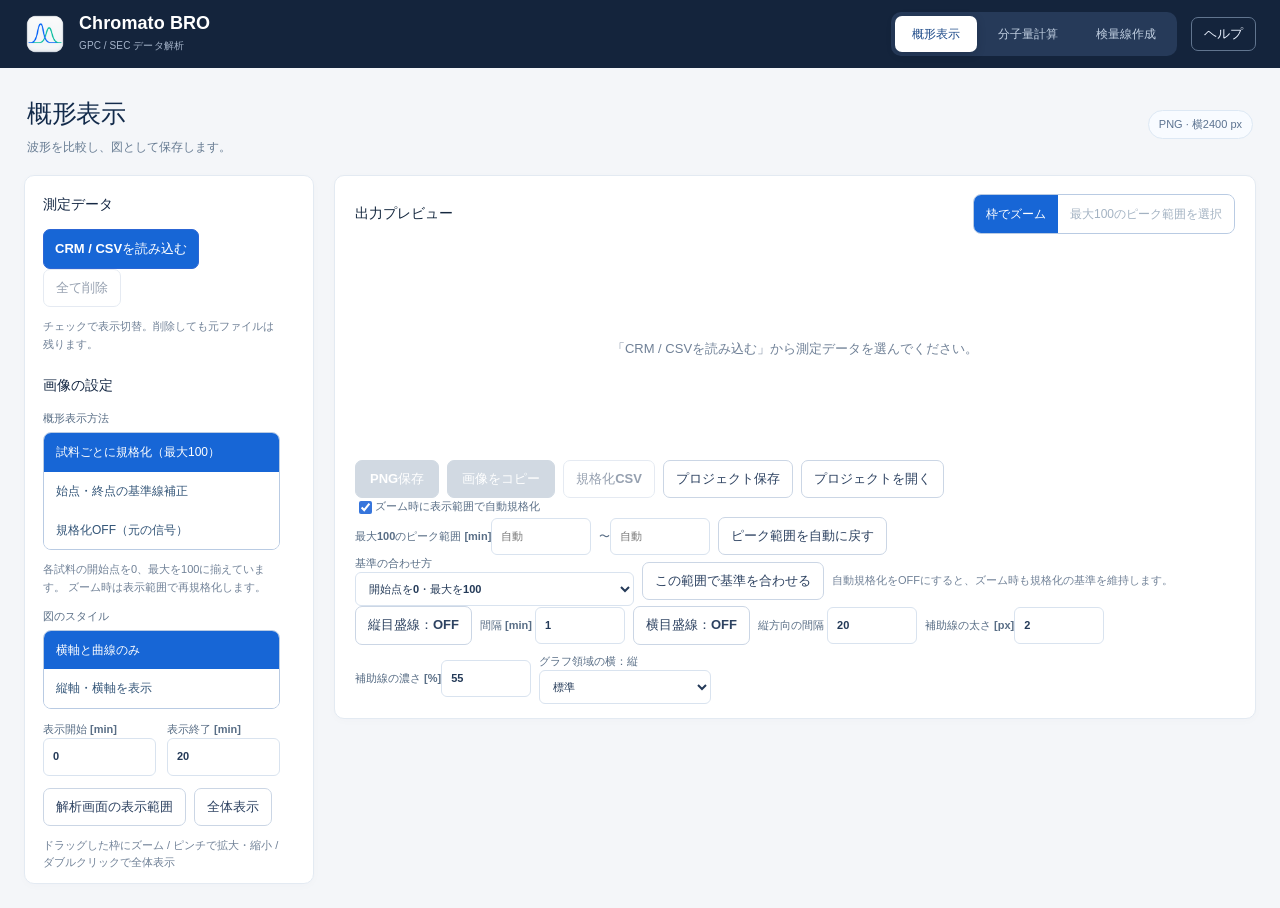
<file: Chromato BRO/開発用/Resources/www/index.html>
<!DOCTYPE html>
<html lang="ja">
<head>
<meta charset="utf-8" />
<meta http-equiv="Content-Security-Policy" content="default-src 'none'; script-src 'self'; style-src 'unsafe-inline'; img-src 'self' data: blob:; connect-src 'none'; base-uri 'none'; form-action 'none'" />
<meta name="viewport" content="width=device-width,initial-scale=1" />
<meta name="color-scheme" content="light" />
<title>Chromato BRO</title>
<style>
:root {font-family:-apple-system,BlinkMacSystemFont,"Hiragino Kaku Gothic ProN","Yu Gothic",Meiryo,Arial,sans-serif;color:#1b2c42;background:#f3f6fb;font-synthesis:none}
*{box-sizing:border-box}body{margin:0;font-size:13px;line-height:1.56}
button,input,select,textarea{font:inherit}button{cursor:pointer}
header{height:72px;background:#111f37;color:white;display:flex;align-items:center;justify-content:space-between;padding:0 29px;gap:20px}
.logo{display:flex;align-items:center;gap:13px}.mark{width:39px;height:39px;border:2px solid #74d6d0;border-radius:12px;display:grid;place-items:center;color:#74d6d0;font-weight:800;font-size:24px;line-height:1}
.logo h1{font-size:18px;line-height:1.2;margin:0;letter-spacing:.1px}.logo small{color:#a5b4ca;letter-spacing:.5px;font-size:10px}
.hdright{display:flex;align-items:center;gap:12px;color:#b7c6da;font-size:12px}.hdright .dot{width:7px;height:7px;border-radius:50%;background:#52d1ac}
.workspace{display:grid;grid-template-columns:338px minmax(0,1fr);gap:20px;padding:20px;max-width:1880px;margin:auto}
aside{display:flex;flex-direction:column;gap:16px;min-width:0}.card{background:#fff;border:1px solid #e3eaf2;border-radius:14px;box-shadow:0 5px 22px rgba(30,55,94,.04);overflow:hidden}
.cardpad{padding:20px}.card h2{font-size:14px;margin:0 0 13px;color:#152844;display:flex;align-items:center;gap:8px}.tag{font-size:10px;border-radius:6px;background:#eef5fa;color:#375879;font-weight:600;padding:3px 7px;margin-left:auto}
.num{background:#e8f0fb;color:#37629c;min-width:22px;height:22px;border-radius:7px;display:inline-grid;place-items:center;font-size:12px}
.drop{border:1.5px dashed #99b4d4;border-radius:11px;padding:20px 12px;text-align:center;background:#f7fbff;transition:.2s}.drop.on{border-color:#0c7e9a;background:#eafafb}
.drop strong{display:block;font-size:13px}.drop p{font-size:11px;color:#66798c;margin:6px 0 12px}.primary{background:#2c66d5;color:white;border:1px solid #2c66d5;border-radius:8px;padding:8px 14px;font-weight:700}.primary:hover{background:#215bc2}
.secondary{border:1px solid #cbd6e5;background:white;color:#2d4261;border-radius:8px;padding:8px 12px;font-weight:600}.secondary:hover{background:#f1f5fb}
button:disabled{opacity:.5;cursor:not-allowed}.ghost{background:transparent;border:0;color:#4771b0;padding:4px 6px}
.file-list{margin-top:12px;display:flex;flex-direction:column;gap:6px;max-height:150px;overflow:auto}
.file-item{width:100%;text-align:left;border:1px solid #e6edf6;border-radius:8px;padding:8px 10px;background:#fbfcfe;display:flex;align-items:center;gap:8px;color:#3a5071}
.file-item.active{border-color:#6195eb;background:#eaf2ff}.file-item span{flex:1;overflow:hidden;text-overflow:ellipsis;white-space:nowrap}.file-item small{color:#7489a1}
.hint{color:#708197;font-size:11px;line-height:1.65}.warning{border-radius:9px;background:#fff9e6;border:1px solid #f2db99;padding:10px 12px;font-size:11px;color:#805a12;line-height:1.7}.error{background:#fff1f1;border:1px solid #f4c9cb;color:#a12634;padding:11px;border-radius:9px;font-size:12px}
label{color:#596e86;display:block;font-weight:600;font-size:11px}.input,textarea,select{border:1px solid #d9e3ef;background:white;border-radius:7px;padding:9px 9px;width:100%;color:#243a58;outline:none}
.input:focus,textarea:focus,select:focus{border-color:#4f8cdd;box-shadow:0 0 0 2px #eaf2ff}textarea{font-family:ui-monospace,SFMono-Regular,Menlo,monospace;font-size:11px;line-height:1.65;resize:vertical}
.formgrid{display:grid;grid-template-columns:1fr 1fr;gap:11px;margin:12px 0}.formgrid.three{grid-template-columns:repeat(3,1fr)}.line{display:flex;align-items:center;gap:8px;flex-wrap:wrap}.line .fill{flex:1}
.content{display:flex;flex-direction:column;gap:17px;min-width:0}.heading{display:flex;justify-content:space-between;align-items:center;gap:10px;margin:1px 1px 0}.heading h2{font-size:18px;margin:0}.subheading{font-size:11px;color:#708197}
.tabs{background:#e8eef6;display:inline-flex;padding:3px;gap:3px;border-radius:9px}.tabs button{padding:7px 12px;font-size:12px;border:0;background:transparent;border-radius:7px;color:#657890;font-weight:700}.tabs button.active{background:white;color:#1e4889;box-shadow:0 1px 4px #b5c5d8}
.plot-head{display:flex;justify-content:space-between;align-items:center;gap:12px;padding:18px 20px 5px}.plot-head h3{font-size:14px;margin:0}.plot-tools{display:flex;align-items:center;gap:8px;flex-wrap:wrap}
.pill{border:1px solid #dde8f4;background:#f8fbff;padding:5px 10px;border-radius:99px;color:#5b7290;font-size:11px}
.chartwrap{padding:4px 14px 11px;position:relative}canvas{width:100%;display:block}#chromChart{height:375px;touch-action:none;cursor:crosshair}#calChart{height:220px}
#hover{display:none;position:absolute;pointer-events:none;z-index:4;background:#172e4e;color:white;padding:8px 10px;border-radius:6px;font-size:11px;white-space:nowrap;box-shadow:0 5px 15px #14274733}
.range-controls{display:flex;align-items:end;gap:10px;flex-wrap:wrap;background:#f9fbff;padding:14px 20px 18px;border-top:1px solid #e8eef5}
.range-controls label{min-width:100px}.range-controls .input{width:110px}.range-controls select{width:170px}.range-controls .secondary{height:36px}
.metrics{display:grid;grid-template-columns:repeat(5,minmax(0,1fr));gap:12px}.metric{padding:16px 17px;min-width:0}.metric small{color:#7890aa;font-size:11px;font-weight:650}.metric .value{font-size:22px;letter-spacing:-.5px;color:#15324f;font-weight:750;margin:4px 0}.metric .caption{color:#8193a8;font-size:10px}
.metric.accent .value{color:#2a6cc7}
.twocol{display:grid;grid-template-columns:1fr 1fr;gap:17px}.sectionbody{padding:15px 20px}.statrows{display:grid;grid-template-columns:1fr auto;gap:9px 12px;margin-top:12px}.statrows dt{color:#61768f}.statrows dd{overflow-wrap:anywhere;max-width:260px;margin:0;font-variant-numeric:tabular-nums;font-weight:700}
.equation{font-family:Menlo,Consolas,monospace;font-size:11px;word-break:break-all;background:#f5f8fd;color:#314a68;padding:10px;border-radius:8px;margin:12px 0}
.results-note{padding:0 20px 17px}.statusline{min-height:24px;margin:10px 0 0;color:#64809d;font-size:11px}
.footer{max-width:1880px;margin:0 auto 24px;padding:0 23px;color:#8192aa;font-size:11px}
input[type=checkbox]{accent-color:#3675dc;vertical-align:middle}
@media(max-width:1180px){.metrics{grid-template-columns:repeat(3,minmax(0,1fr))}.workspace{grid-template-columns:295px minmax(0,1fr)}.twocol{grid-template-columns:1fr}}
@media(max-width:850px){header{padding:0 15px;height:64px}.workspace{grid-template-columns:1fr;padding:12px;gap:12px}aside{display:grid;grid-template-columns:1fr 1fr;align-items:start}.content{gap:12px}.metrics{grid-template-columns:repeat(2,minmax(0,1fr))}.hdright{display:none}#chromChart{height:290px}}
@media(max-width:540px){aside{grid-template-columns:1fr}.metrics{grid-template-columns:repeat(2,minmax(0,1fr))}.metric{padding:13px}.metric .value{font-size:18px}.range-controls label{width:44%}.range-controls .input,.range-controls select{width:100%}.heading{align-items:start;flex-direction:column}.plot-head{align-items:start;flex-direction:column}.logo h1{font-size:16px}}
@media print{aside,.plot-tools,.range-controls,.footer,header .hdright{display:none}header{background:white;color:black}.workspace{display:block;padding:0}.content{gap:12px}.card{break-inside:avoid;box-shadow:none}canvas{max-height:280px}}

/* Dedicated calibration editor (v2.0) */
header{justify-content:space-between}.nav-main{display:flex;gap:4px;align-items:center;background:#263a59;border-radius:10px;padding:4px}
.nav-btn{border:0;border-radius:7px;padding:9px 17px;background:transparent;color:#c2d0e2;font-size:12px;font-weight:700;white-space:nowrap}
.nav-btn.active{background:#fff;color:#1c4988;box-shadow:0 2px 8px #08172d35}
[hidden]{display:none!important}
.cal-page{max-width:1880px;margin:0 auto;padding:24px 24px 40px}
.cal-hero{display:flex;align-items:center;justify-content:space-between;gap:22px;margin:0 3px 23px}
.cal-hero h2{font-size:27px;margin:2px 0 5px;letter-spacing:-.5px;color:#132b4b}
.cal-hero p{font-size:12px;color:#657a91;margin:0}.overline{font-size:10px;font-weight:800;color:#54749a;letter-spacing:1.7px}
.apply-badge{font-size:11px;background:#e7f5ef;color:#226852;padding:8px 12px;border-radius:9px;white-space:nowrap}
.apply-badge.pending{background:#fff3e3;color:#9e6724}
.cal-grid{display:grid;grid-template-columns:minmax(0,1.48fr) minmax(360px,1fr);gap:17px;align-items:start}
.cal-card-head{padding:18px 20px 13px;display:flex;justify-content:space-between;align-items:center;gap:12px;border-bottom:1px solid #edf1f6;flex-wrap:wrap}
.cal-card-head h3{font-size:15px;letter-spacing:-.1px;margin:0 0 3px;color:#1b304b}.cal-card-head p{font-size:11px;color:#7c8da4;margin:0}
.cal-table-scroll{overflow-x:auto;max-height:545px;overflow-y:auto}.cal-table{border-collapse:collapse;width:100%;font-size:12px;text-align:left;white-space:nowrap}
.cal-table th{background:#f6f9fd;color:#667b92;font-size:10px;font-weight:750;padding:12px 10px;position:sticky;top:0;z-index:1;border-bottom:1px solid #e2eaf3}
.cal-table td{padding:7px 7px;border-bottom:1px solid #eef2f7}.cal-table tr.disabled{opacity:.50;background:#fafafa}.cal-table td:nth-child(1),.cal-table td:nth-child(2),.cal-table td:last-child{text-align:center}
.cal-table input[type=text],.cal-table input[type=number]{border:1px solid #d9e4ee;border-radius:6px;padding:7px 8px;background:#fff;min-width:0;max-width:100%;outline-offset:1px}
.cal-table .standard-name{width:125px}.cal-table .standard-time{width:107px}.cal-table .standard-weight{width:122px}
.cal-table .cal-readonly{font-variant-numeric:tabular-nums;font-family:ui-monospace,Menlo,monospace;color:#56718a;font-size:11px}
.cal-table tr.selected-edit{background:#f4f9ff}.cal-table .small-remove{border:0;background:transparent;color:#a5b4c9;padding:5px 9px;border-radius:5px;font-size:18px;line-height:1}
.cal-table .small-remove:hover{background:#ffeeee;color:#b74b4b}
.cal-panel-foot{border-top:1px solid #e6eef6;padding:16px 19px;display:flex;gap:12px;justify-content:space-between;align-items:end;flex-wrap:wrap;background:#fbfcfe}
.cal-inline-label{display:flex;flex-direction:column;gap:4px;font-size:10px;color:#637993;font-weight:700}.cal-inline-label select{min-width:120px}.cal-inline-label input{width:215px}
.cal-panel-foot .line{gap:8px}.cal-panel-foot button{white-space:nowrap}.primary.apply{background:#0b887a;border-color:#0b887a}.primary.apply:hover{background:#0c7268}.primary:disabled{background:#a3b4c6;border-color:#a3b4c6;cursor:not-allowed}
.cal-error{min-height:28px;padding:0 20px 9px;color:#b03e3e;font-size:11px}.cal-error.success{color:#257c60}
.cal-stat-card{padding-bottom:4px}.cal-kpi{display:grid;grid-template-columns:1fr 1fr;gap:10px;padding:19px 19px 12px}
.cal-kpi div{padding:11px 12px;background:#f6f9fd;border-radius:10px}.cal-kpi div:last-child{grid-column:span 2}
.cal-kpi small{display:block;font-size:10px;color:#7b8fa6;font-weight:700}.cal-kpi strong{font-size:20px;color:#1d457a;display:block;margin-top:1px;font-variant-numeric:tabular-nums}
.cal-kpi div:last-child strong{font-size:15px}.cal-eq-label{color:#6c83a0;font-size:10px;font-weight:700;margin:4px 19px}
.cal-equation{white-space:pre-wrap;overflow-wrap:anywhere;margin:0 19px 12px;border-radius:10px;border:1px solid #e4edf7;padding:13px;background:#f8faff;color:#253e5f;font-family:ui-monospace,Menlo,monospace;font-size:12px;line-height:1.75}
.cal-coeffs{margin:0 19px 10px;display:grid;grid-template-columns:1fr 1fr;gap:9px}.cal-coeffs div{background:#fbfcfe;border:1px solid #e9eef5;border-radius:7px;padding:8px 10px;display:flex;justify-content:space-between;gap:9px}
.cal-coeffs small{color:#6f84a0;font-size:10px}.cal-coeffs strong{font-size:11px;color:#29415d;font-family:ui-monospace,Menlo,monospace}
.cal-actions{display:flex;align-items:center;gap:7px;flex-wrap:wrap;padding:15px 19px 5px}.cal-actions button{font-size:11px}
.cal-footnote{color:#7b8da1;font-size:10px;padding:0 20px 13px;line-height:1.7}
.cal-big-chart{height:395px!important;width:100%;padding:7px 18px 0}
.cal-legend{display:flex;gap:22px;padding:9px 28px 17px;color:#70859a;font-size:11px;align-items:center}
.cal-anl-tool{margin:0;padding:15px 20px;background:#f0f6ff;border-bottom:1px solid #dae7fa}
.cal-anl-tool .cal-toolbar-title{font-size:13px;color:#204b86;font-weight:800;display:block}
.cal-anl-tool .cal-toolbar-title small{display:block;color:#637d9a;font-weight:500;font-size:11px;line-height:1.6;margin-top:3px}
.cal-anl-buttons{display:flex;align-items:center;gap:12px;flex-wrap:wrap;margin-top:10px}
.cal-anl-buttons label{display:flex;align-items:center;gap:6px}
.cal-anl-buttons select{min-width:110px;width:auto}
.anl-note{margin:8px 0 0;font-size:11px;color:#536d89;line-height:1.65}
.anl-peaks{padding:11px 20px;border-bottom:1px solid #edf1f6;background:#fff}
.anl-peaks-title{display:flex;justify-content:space-between;align-items:center;font-size:12px;font-weight:700;color:#385779;gap:10px;margin-bottom:5px}
.anl-peaks canvas{width:100%;height:105px;display:block}
.anl-peaks small{display:block;color:#7387a0;font-size:10px}
.legenddot{display:inline-block;width:10px;height:10px;border-radius:50%;margin-right:6px}.legenddot.used{background:#f28e51}.legenddot.omitted{background:#b6c4d3}.legendline{width:16px;height:3px;display:inline-block;margin-right:6px;background:#2e6cca;vertical-align:middle}
.cal-resid-chart{height:254px!important;padding:9px 14px;width:100%}
@media(max-width:1320px){.hdright{display:none}.cal-grid{grid-template-columns:1fr}.cal-plot-card{grid-row:2}.cal-residual-card{grid-row:3}}
@media(max-width:900px){header{height:auto;min-height:72px;flex-wrap:wrap;padding:11px 16px}.cal-page{padding:15px}.cal-hero{align-items:start;flex-direction:column}.cal-grid{grid-template-columns:minmax(0,1fr)}.cal-panel-foot{flex-direction:column;align-items:stretch}}
@media(max-width:540px){.nav-btn{padding:7px 10px;font-size:11px}.cal-hero h2{font-size:22px}.cal-card-head{align-items:start}.cal-panel-foot .line{align-items:stretch}.cal-panel-foot .line button{flex:1}}
@media print{.nav-main{display:none}.cal-page{padding:0}.cal-actions,.cal-panel-foot,.small-remove{display:none!important}}


.cal-measure-toolbar{padding:14px 19px 12px;background:#f6fafc;border-bottom:1px solid #e0eaf2;display:flex;align-items:end;justify-content:space-between;gap:12px;flex-wrap:wrap}
.cal-toolbar-title{font-size:12px;font-weight:750;color:#294665}.cal-toolbar-title small{display:block;font-size:10px;line-height:1.4;color:#8598a9;font-weight:400;margin-top:2px}
.cal-measure-toolbar .line{gap:7px}.cal-measure-toolbar label{font-size:10px;font-weight:650;color:#69809b;display:flex;flex-direction:column;gap:3px}
.cal-measure-toolbar input{width:92px;padding:6px 8px}.cal-measure-toolbar select{min-width:87px}
.cal-measure-toolbar button{align-self:end}

.graph-page{max-width:1880px;margin:auto;padding:24px}
.graph-layout{display:grid;grid-template-columns:300px minmax(0,1fr);gap:20px;align-items:start}
.graph-files{max-height:380px;overflow:auto}.graph-file{border:1px solid #dce5f0;border-radius:8px;padding:8px;margin:8px 0}.graph-file-controls{display:flex;gap:8px;align-items:center;margin-top:6px}.graph-file-controls label{font-size:11px;margin:0}.graph-file-controls input[type="number"]{width:90px}.graph-file-controls input[type="color"]{width:36px;height:28px;padding:1px}.graph-file.selected{border-color:#6093dd;background:#f2f6ff}.graph-settings>label{margin-bottom:5px}.graph-settings .primary{padding:9px 11px}
.graph-settings .drag-mode-buttons{flex-direction:column}.graph-settings .drag-mode-buttons button{text-align:left;width:100%}.graph-output,.graph-preview>p.hint,.graph-preview>#graphStatus{margin-left:20px;margin-right:20px}
.graph-legend-editor{display:block;font-size:11px;margin-top:7px}.graph-legend-editor input{width:100%;margin-top:3px}
.graph-options{display:flex;flex-direction:column;gap:13px;margin:22px 0}
.graph-preview .graph-options{margin:22px 28px;padding-left:8px}.graph-options label{font-size:12px}.graph-preview{padding-bottom:14px}
#graphCanvas{touch-action:none;cursor:crosshair;width:100%;height:auto}.graph-empty{padding:100px 24px;text-align:center;color:#708197}
@media(max-width:1050px){.graph-layout{grid-template-columns:1fr}.graph-settings{max-width:none}.graph-options{flex-direction:row;flex-wrap:wrap}.graph-settings .formgrid{max-width:400px}}
@media(max-width:1500px){.hdright{display:none}}
.axis-label-handle{position:absolute;cursor:grab;touch-action:none;border:1px dashed transparent;z-index:6}.axis-label-handle:hover,.axis-label-handle:focus-visible{border-color:#738cac;background:rgba(60,100,160,.04);outline:none}.axis-label-handle.moving{cursor:grabbing;border-color:#738cac}.graph-canvas-wrap{position:relative}.plot-selection{position:absolute;pointer-events:none;border:1px solid #286ed2;background:rgba(40,110,210,.13);z-index:5}
.file-row{display:flex;gap:5px;align-items:stretch}.file-row .file-item{flex:1;min-width:0}.file-remove{flex:none;border:1px solid #e2d7d7;background:white;color:#a04040;border-radius:7px;font-size:11px;padding:5px 8px}.file-remove:hover{background:#fff1f1}
.drag-mode-control{display:flex;flex-direction:column;gap:5px;color:#596e86;font-size:11px;font-weight:600}.drag-mode-buttons{display:flex;flex-wrap:wrap;border:1px solid #b9cbe3;border-radius:8px;overflow:hidden}.drag-mode-buttons button{border:0;background:white;color:#335578;font-size:12px;padding:10px 12px}.drag-mode-buttons button[aria-pressed="true"]{background:#2c66d5;color:white}.drag-mode-buttons button:disabled{opacity:.45;cursor:default}.drag-mode-buttons button#dragBaseline[aria-pressed="true"],.drag-mode-buttons button#graphDragBaseline[aria-pressed="true"]{background:#ad5909}.plot-selection[data-mode="baseline"]{border-color:#db7b20;background:rgba(219,123,32,.13)}.drag-mode-buttons button:focus-visible{outline:2px solid #172e4e;outline-offset:-3px}

/* Desktop appearance: shared spacing and controls. */
:root{--blue:#0869e9;--teal:#00ab98;--ink:#15283f;background:#f4f6f9;color:var(--ink)}
header{height:68px;padding:0 24px;gap:14px;background:#14243c}.brand-icon{width:42px;height:42px;border-radius:10px}.logo small{letter-spacing:.1px}.logo h1{font-size:18px}
button{border-radius:7px!important;transition:none!important;min-height:32px}button.primary{background:#1766d6}.header-help{background:transparent;border:1px solid #61758f;color:#eaf2ff;padding:6px 12px}.nav-main{margin-left:auto}.nav-btn{white-space:nowrap}
.card{border-radius:10px;box-shadow:0 2px 10px #17375505}.workspace{grid-template-columns:310px minmax(0,1fr);gap:18px;padding:20px}.num{display:none}.cardpad{padding:18px}.drop{padding:17px 12px}.hint{line-height:1.6}.advanced{margin-top:10px}.advanced summary{cursor:pointer;color:#657991;font-size:12px;margin-bottom:8px}
.metric .value{font-size:27px;font-variant-numeric:tabular-nums}.metric.accent{border-top:3px solid var(--teal)}.warning-card{border-left:3px solid #d8993c}.warning-card .hint{color:#78551f}.cal-hero{margin-bottom:18px}.cal-hero h2{font-size:25px}.cal-hero p{margin-top:4px}.graph-page,.cal-page{padding:24px}.graph-layout{grid-template-columns:290px minmax(0,1fr)}.graph-settings h2{font-size:14px}.graph-settings .drag-mode-buttons button{font-size:12px}.drag-mode-buttons button{border-radius:0!important}.drag-mode-buttons button[aria-pressed="true"]{background:#1766d6}.input,select,textarea{border-radius:6px}.session-error{position:fixed;bottom:14px;left:20px;right:20px;z-index:40;background:#fff3df;color:#80410e;border:1px solid #e0a861;padding:12px 16px;border-radius:9px}
.help-overlay{position:fixed;inset:0;z-index:100;background:#10203566;display:flex;align-items:center;justify-content:center;padding:24px}.help-content{background:#fff;border-radius:14px;max-width:820px;max-height:90vh;overflow:auto;padding:28px;color:#263d55;box-shadow:0 20px 70px #00112233}.help-heading{display:flex;align-items:center;gap:14px;border-bottom:1px solid #e2e9ef;padding-bottom:18px}.help-heading h2{margin:0}.help-heading span{font-size:12px;color:#60738a}.help-heading button{margin-left:auto}.help-content h3{margin-top:25px}.help-content p{line-height:1.85}.help-content code{overflow-wrap:anywhere}.help-content summary{cursor:pointer;color:#1464bf}.hint:empty{display:none}
@media(max-width:1100px){.workspace{grid-template-columns:270px minmax(0,1fr);gap:12px;padding:14px}.metrics{grid-template-columns:repeat(3,1fr)}.nav-btn{padding:8px 10px}.logo small{display:none}.graph-layout{grid-template-columns:260px minmax(0,1fr)}.plot-head{flex-wrap:wrap;gap:10px}}
@media(max-width:900px){header{padding:0 16px;gap:10px}.header-help{padding:4px 7px}.logo h1{font-size:16px}.brand-icon{width:34px;height:34px}.workspace,.graph-layout,.cal-grid{grid-template-columns:1fr}.workspace aside{display:grid;grid-template-columns:1fr 1fr}.workspace aside>.card{min-width:0}.metrics{grid-template-columns:repeat(3,1fr)}.graph-settings{display:block}.nav-btn{font-size:11px}.graph-preview{min-width:0}}
[hidden]{display:none!important}
.nav-main{touch-action:none;user-select:none}.nav-btn.nav-moving{opacity:.65;outline:2px solid #45bfc3;cursor:grabbing}
@media(min-width:901px){
 .workspace>aside{position:sticky;top:16px;max-height:calc(100vh - 110px);max-height:calc(100dvh - 110px);overflow-y:auto;overscroll-behavior-y:contain;scrollbar-gutter:stable;padding-right:4px;align-self:start}
 .graph-settings{position:sticky;top:16px;max-height:var(--sidebar-height,calc(100vh - 220px));max-height:var(--sidebar-height,calc(100dvh - 220px));align-self:start;overflow-y:auto;overscroll-behavior-y:contain;scrollbar-gutter:stable}
}
.graph-file-order{display:flex;align-items:center;gap:5px;margin-bottom:5px}.graph-file-order button{padding:2px 7px;font-size:12px}.graph-file-order .reorder-handle{cursor:grab;margin-right:auto}.graph-file.drag-over{outline:2px solid #2c66d5}.title-resize-handle{position:absolute;width:16px;height:16px;border-right:3px solid #4c78b1;border-bottom:3px solid #4c78b1;cursor:se-resize;touch-action:none;z-index:8}
.graph-settings .graph-output{margin:18px 0}.graph-settings .graph-options{display:flex;flex-direction:column;gap:10px}.graph-settings .graph-output input[type="number"]{max-width:100%}
.title-inline-editor{position:absolute;z-index:10;resize:none;padding:4px;border:2px solid #397bd2;background:#fff;color:#172e4e;outline:none}.title-inline-tools{flex-wrap:wrap;max-width:420px;position:absolute;z-index:11;display:flex;gap:4px;background:#fff;border:1px solid #cbd6e5;padding:4px;border-radius:6px}.title-inline-tools[hidden]{display:none}.title-inline-tools button{font-size:11px;padding:3px 7px}
/* Analysis controls keep their natural height inside an independent scroll pane. */
@media screen {
 #analysisPage>aside{display:flex;flex-direction:column;min-height:0;max-height:var(--sidebar-height,calc(100vh - var(--app-header-height,72px) - 40px));max-height:var(--sidebar-height,calc(100dvh - var(--app-header-height,72px) - 40px));overflow-y:auto;overscroll-behavior-y:contain;scrollbar-gutter:stable;padding:0 6px 6px 0;align-self:start}
 #analysisPage>aside>.card{flex:0 0 auto;min-width:0}
 #analysisPage>aside:focus-visible{outline:2px solid #397bd2;outline-offset:3px}
}
@media screen and (min-width:720px){
 #analysisPage{grid-template-columns:clamp(250px,25vw,310px) minmax(0,1fr)}
 #analysisPage>aside{position:sticky;top:16px}
}
@media screen and (max-width:719px){
 #analysisPage>aside{position:relative;top:auto}
}
.file-drop-active{outline:2px dashed #1766d6;outline-offset:-4px;background-color:#edf6ff!important}
</style>
</head>
<body>
<header>
  <div class="logo"><img class="brand-icon" src="app-icon.png" alt=""><div><h1>Chromato BRO</h1><small>GPC / SEC データ解析</small></div></div>
  <nav class="nav-main" aria-label="画面切替"><button class="nav-btn" id="navGraph" type="button">概形表示</button><button class="nav-btn active" id="navAnalysis" type="button">分子量計算</button><button class="nav-btn" id="navCalibration" type="button">検量線作成</button></nav><button id="helpOpen" class="header-help" title="操作ガイド">ヘルプ</button>
</header>
<div class="workspace" id="analysisPage">
<aside tabindex="0" aria-label="分子量計算の設定">
<section class="card cardpad">
<h2><span class="num">1</span>測定データの読み込み <span class="tag">.crm / .csv</span></h2>
<div class="drop" id="drop"><strong>ファイルをドラッグ＆ドロップ</strong><p>またはCRM / CSVを選択（複数可）</p><button class="primary" id="chooseFile">ファイルを選択</button><input hidden type="file" id="fileInput" accept=".crm,.csv,.txt" multiple></div>
<div class="file-list" id="files"></div><button class="secondary" id="removeAllFiles" disabled>全て削除</button><p class="hint">削除しても元ファイルは残ります。</p>
<div id="readInfo" class="hint" style="margin-top:11px">測定データを読み込む</div>
</section>
<section class="card cardpad">
<h2><span class="num">2</span>積分・ベースライン</h2>

<div class="formgrid"><label>積分開始 [min]<input class="input" id="start" type="number" min="0" step="0.01" value="7.8"></label><label>積分終了 [min]<input class="input" id="end" type="number" min="0" step="0.01" value="10.4"></label></div>
<label for="baseMode">ベースライン処理</label><select id="baseMode"><option value="endpoints">積分範囲両端を結ぶ直線</option><option value="range">始点・終点を指定して結ぶ直線</option><option value="manual">傾き・切片を入力</option><option value="zero">0を基準とする</option></select>
<div id="baseRange" class="formgrid" style="display:none"><label>ベースライン始点 [min]<input class="input" id="baseStart" type="number" step="any" value="0.1"></label><label>ベースライン終点 [min]<input class="input" id="baseEnd" type="number" step="any" value="18"></label><p class="hint" style="grid-column:1/-1">2時刻を数値入力、またはグラフ上のドラッグで指定。積分区間とは独立です。</p></div>
<div id="baseCoeffs" class="formgrid" style="display:none"><label>傾き [信号/min]<input class="input" id="baseSlope" type="number" step="any" value="0"></label><label>切片 [信号]<input class="input" id="baseIntercept" type="number" step="any" value="0"></label></div>
<p class="hint" id="modeInfo">RI信号を質量濃度に比例するものとして解析します。「ドラッグ操作」を「積分範囲を選択」に切り替えると、グラフ上で積分範囲を設定できます。</p>

</section>
<section class="card cardpad">
<h2><span class="num">3</span>分子量較正 <span class="tag">1〜3次</span></h2>
<p class="hint" style="margin-top:-5px">測定条件に合う検量線を適用してください。</p>
<div class="formgrid"><label>次数<select id="degree"><option>1</option><option>2</option><option selected>3</option></select></label><label>標準試料の単位<select disabled><option>g/mol</option></select></label></div>
<label>各行: 保持時間 [min], 分子量 [g/mol]</label>
<textarea id="standards" rows="10" spellcheck="false"></textarea>
<div class="line" style="margin-top:10px"><button class="primary" id="fit">較正曲線を再計算</button><button class="secondary" id="restoreCal">標準初期値</button></div>
<div class="statusline" id="calStatus"></div><label>保存した検量線<select class="input" id="calLibrarySelect"><option value="">検量線を選択</option></select></label><div class="line"><button class="secondary" id="calLibrarySave">現在の検量線を保存</button><button class="ghost" id="calLibraryDelete" disabled>選択した検量線を削除</button></div><label>保存名<input class="input" id="calLibraryName" type="text" maxlength="120" placeholder="省略時は検量線名"></label><p id="calLibraryStatus" class="hint" role="status"></p>
</section>
<section class="card cardpad">
<h2><span class="num">4</span>結果の保存</h2>
<div class="line" style="margin-bottom:9px"><button class="secondary" id="csvExport">分布CSV</button><button class="secondary" id="summaryExport">結果CSV</button><button class="secondary" id="pngExport">グラフPNG</button><button class="secondary" id="pngCopy">画像コピー</button></div>
<div class="line"><button class="secondary" id="jsonExport">プロジェクト保存</button><button class="secondary" id="jsonImport">プロジェクトを開く</button><input hidden type="file" id="jsonFile" accept=".json"></div>
<p class="hint" style="margin-bottom:0">較正係数と複数の測定データをJSONに保存し、次回同じ状態を復元できます。</p>
</section>
</aside>
<main class="content">
<div class="heading"><div><h2>分子量計算</h2><div class="subheading" id="datasetTitle">ファイルを読み込んで解析を開始</div></div><div class="pill" id="verification">未読込</div></div>
<section class="card">
<div class="plot-head"><h3>検出強度 <span class="subheading">/ 保持時間 [min]</span></h3><div class="plot-tools"><label style="font-size:11px;font-weight:500;display:flex;align-items:center;gap:6px"><input type="checkbox" id="overlay" checked>複数データの重ね合わせ</label><button class="secondary" id="resetView">全体表示</button></div></div>
<div class="chartwrap" id="analysisDropTarget" title="CRM / CSVファイルをドロップして読み込み"><canvas id="chromChart"></canvas><div id="hover"></div></div>
<div class="range-controls"><label>曲線の太さ [px]<input class="input" id="analysisCurveWidth" type="number" min="0.5" max="20" step="0.1" value="1.8"></label><label>横軸の数字間隔 [min]<input class="input" id="analysisTickInterval" type="number" min="1" step="1" placeholder="自動"></label><label>表示時間 [min]<input class="input" id="viewStart" type="number" step="0.1" value="0"></label><label>〜<input class="input" id="viewEnd" type="number" step="0.1" value="20"></label><div class="drag-mode-control"><span id="dragModeLabel">ドラッグ操作</span><div id="plotDragMode" class="drag-mode-buttons" role="group" aria-labelledby="dragModeLabel" data-mode="zoom"><button type="button" id="dragZoom" aria-pressed="true">枠でズーム</button><button type="button" id="dragIntegrate" aria-pressed="false">積分範囲を選択</button><button type="button" id="dragBaseline" aria-pressed="false">ベースライン範囲を選択</button></div></div><span class="hint">ピンチで拡大・縮小 / ダブルクリックで全体表示</span><button id="update" class="primary">解析を更新</button></div>
</section>
<div class="metrics">
<div class="card metric accent"><small>数平均分子量 Mn</small><div class="value" id="mn">—</div><div class="caption">g/mol · 相対値</div></div>
<div class="card metric"><small>重量平均分子量 Mw</small><div class="value" id="mw">—</div><div class="caption">g/mol · 相対値</div></div>
<div class="card metric"><small>Z平均分子量 Mz</small><div class="value" id="mz">—</div><div class="caption">g/mol</div></div>
<div class="card metric accent"><small>分散度 Đ</small><div class="value" id="dispersity">—</div><div class="caption">Mw / Mn</div></div>
<div class="card metric"><small>ピーク分子量 Mp</small><div class="value" id="mp">—</div><div class="caption">g/mol</div></div>
</div>
<section class="card warning-card" id="analysisWarnings" role="status" aria-live="polite"><div class="sectionbody" style="padding-bottom:0"><h2 style="margin-bottom:4px">解析上の注意</h2><div id="notice" class="hint">測定データを読み込んでください。</div></div><div class="results-note" id="errBox" style="display:none"></div></section>
<div class="twocol">
<section class="card"><div class="sectionbody"><h2>検量線 <span class="tag" id="calR2">R² —</span></h2><div id="equation" class="equation">log₁₀(M) = ...</div><canvas id="calChart"></canvas><p class="hint" id="calRange">標準試料の保持時間範囲：—</p></div></section>
<section class="card"><div class="sectionbody"><h2>積分レポート</h2><dl class="statrows"><dt>ファイル</dt><dd id="statFile">—</dd><dt>適用検量線</dt><dd id="statCalibration">—</dd><dt>積分面積（正信号）</dt><dd id="statArea">—</dd><dt>最大ピーク時刻</dt><dd id="statPeakTime">—</dd><dt>最大ピーク信号</dt><dd id="statPeakSignal">—</dd><dt>積分時刻範囲</dt><dd id="statBounds">—</dd><dt>ベースライン</dt><dd id="statBaseline">—</dd><dt>積分点数</dt><dd id="statPoints">—</dd></dl><div style="margin-top:17px" class="line"><button class="secondary" id="printReport">印刷 / PDF保存</button></div></div></section>
</div>
</main></div>
<div id="calibrationPage" class="cal-page" hidden>
<div class="cal-hero"><div><h2>検量線作成</h2><p>標準試料の保持時間と分子量から検量線を作成します。</p></div><span id="calAppliedBadge" class="apply-badge">現在の解析へ適用済み</span></div>
 <div class="cal-grid">
  <section class="card cal-points"><div class="cal-card-head"><div><h3>標準試料データ <span id="calActiveCount" class="tag">10点</span></h3><p>各行の「使用」で近似に含める点を選択。数値変更後は「検量線を計算」を押してください。</p></div><div class="line"><button class="secondary" id="calImportCSV">CSV読込</button><input type="file" id="calCSVFile" accept=".csv,.txt" hidden><button class="secondary" id="calAddRow">＋ 行を追加</button><button class="ghost" id="calClearRows">全行クリア</button><button class="ghost" id="calRestore">標準初期値</button></div></div>
  <div class="cal-anl-tool"><span class="cal-toolbar-title">ANLファイルから標準試料10ピークを読み込む<small>RI / UVを選択し、各ピークの既知分子量を入力してください。</small></span>
   <div class="cal-anl-buttons"><button id="calImportANL" class="primary" type="button">ANLファイルを選択</button><input type="file" id="calANLFile" accept=".anl" multiple hidden><label>優先検出器<select id="calANLDetector"><option value="RI">RI</option><option value="UV">UV</option></select></label><label><input type="checkbox" id="calUseStoredMasses">新規行にファイル内分子量を転記（任意）</label></div>
   <div class="anl-note" id="calANLInfo">RI用・UV用のどちらか1ファイル、または両方同時に選択できます。保持時間を更新し、入力済み分子量は行順に保持します。</div>
  </div>
  <div class="anl-peaks" id="calANLPeaks" hidden><div class="anl-peaks-title"><span id="calANLPeaksTitle">ピーク保持時間</span><span class="tag" id="calANLPeaksCount">10点</span></div><canvas id="calANLPeaksCanvas" aria-label="ANLファイルから読み込んだピーク保持時間の位置図"></canvas><small>ピークの位置のみ表示しています。強度・形状はANLに含まれないため表示していません。</small></div>
  <div class="cal-measure-toolbar"><span class="cal-toolbar-title">標準試料の測定データからピーク時間を取り込む <small>測定ファイルのピーク時刻を自動抽出します。分子量は手動で設定してください。</small></span><div class="line"><label>検索開始 [min]<input id="calPeakStart" type="number" step="0.1" class="input" value="4.5"></label><label>検索終了 [min]<input id="calPeakEnd" type="number" step="0.1" class="input" value="10.5"></label><label>ピーク方向<select id="calPeakDirection"><option value="positive">正</option><option value="negative">負</option><option value="absolute">正負両方</option></select></label><button id="calImportCRM" class="secondary">CRM / CSVから追加</button><input hidden id="calMeasurements" type="file" accept=".crm,.csv,.txt" multiple></div></div>
  <div class="cal-table-scroll"><table class="cal-table"><thead><tr><th>使用</th><th>No.</th><th>標準試料名</th><th>保持時間 t [min]</th><th>分子量 M [g/mol]</th><th>log₁₀(M)</th><th>残差 log₁₀(M)</th><th></th></tr></thead><tbody id="calTableBody"></tbody></table></div>
  <div class="cal-measure-toolbar"><span class="cal-toolbar-title">標準試料：PSstandard<small id="calDateNote" hidden>測定日時が不明な場合は空欄にしてください。</small></span><div class="line"><label>測定日<input id="calMeasuredDate" class="input" type="date"></label><label>測定時刻<input id="calMeasuredTime" class="input" type="time" step="1"></label></div><input id="calDateSource" type="hidden" value=""><input id="calMetaDetector" type="hidden" value=""></div>
<div class="cal-panel-foot"><div class="line"><label class="cal-inline-label">近似次数 <select id="calDegree"><option value="1">1次</option><option value="2">2次</option><option value="3" selected>3次</option></select></label><span class="cal-inline-label">検量線名 <span id="calNameDisplay">PSstandard（標準初期値）</span><input id="calName" type="hidden" value="PSstandard（標準初期値）"></span></div><div class="line"><button class="primary" id="calCalculate">検量線を計算</button><button class="primary apply" id="calApply" disabled>この検量線を解析に適用 →</button></div></div>
  <div id="calError" class="cal-error" role="status" aria-live="polite"></div>
  </section>
  <section class="card cal-stat-card"><div class="cal-card-head"><div><h3>近似結果</h3><p>評価指標はlog₁₀(M)空間における値です。</p></div><span class="pill" id="calFitStatus">再計算待ち</span></div>
   <div class="cal-kpi"><div><small>決定係数 R²</small><strong id="calR2Big">—</strong></div><div><small>RMSE [log₁₀ M]</small><strong id="calRmse">—</strong></div><div><small>検量線範囲</small><strong id="calTimeLimits">—</strong></div></div>
   <div class="cal-eq-label">較正式</div><pre class="cal-equation" id="calEquationFull">log₁₀(M) = ...</pre>
   <div id="calCoefficients" class="cal-coeffs"></div>
   <div class="cal-actions"><button class="secondary" id="calCopyEquation">係数と式をコピー</button><button class="secondary" id="calExportCSV">標準データCSV</button><button class="secondary" id="calExportJSON">検量線JSON保存</button><button class="secondary" id="calImportJSON">検量線を開く</button><input type="file" id="calJSONFile" accept=".json" hidden></div>
   
  </section>
  <section class="card cal-plot-card"><div class="cal-card-head"><div><h3>分子量検量線</h3><p>横軸：保持時間 / 縦軸：log₁₀(M)。青線が近似曲線、丸印が標準試料です。</p></div><button class="secondary" id="calExportPNG">グラフPNG</button></div><canvas id="calEditorChart" class="cal-big-chart"></canvas><div class="cal-legend"><span><i class="legenddot used"></i>近似に使用</span><span><i class="legenddot omitted"></i>除外</span><span><i class="legendline"></i>近似曲線</span></div></section>
  <section class="card cal-residual-card"><div class="cal-card-head"><div><h3>残差プロット</h3><p>残差 = 実測 log₁₀(M) − 近似 log₁₀(M)</p></div></div><canvas id="calResidualChart" class="cal-resid-chart"></canvas><p id="calResidualNote" class="cal-footnote">標準試料を編集すると結果を再計算できます。</p></section>
 </div>
<section class="card cardpad" id="calEditorLibrarySection" style="margin-top:18px"><h3>検量線を保存一覧に追加</h3><div class="line"><label>保存名<input class="input" id="calEditorLibraryName" type="text" maxlength="120" placeholder="省略時は検量線名"></label><button class="primary" id="calEditorLibrarySave">この検量線を保存</button></div><p id="calEditorLibraryStatus" class="hint" role="status">計算済みの検量線を保存し、分子量計算の一覧から選択できます。</p></section>
</div>
<section id="graphPage" class="graph-page" hidden>
  <div class="cal-hero"><div><h2>概形表示</h2><p>波形を比較し、図として保存します。</p></div><span class="pill" id="graphImageSize">PNG · 横2400 px</span></div>
  <div class="graph-layout">
    <section class="card cardpad graph-settings">
      <h2>測定データ</h2>
      <button class="primary" id="graphChooseFile">CRM / CSVを読み込む</button><input type="file" id="graphFileInput" accept=".crm,.csv" multiple hidden>
      <p id="graphImportStatus" class="hint" role="status" aria-live="polite"></p>
      <div id="graphFiles" class="graph-files" aria-label="測定データ一覧"></div><button class="secondary" id="graphRemoveAll" disabled>全て削除</button><p class="hint">チェックで表示切替。削除しても元ファイルは残ります。</p>
      <h2 style="margin-top:22px">画像の設定</h2>
      <label id="graphModeLabel">概形表示方法</label><input id="graphMode" type="hidden" value="normalize"><div class="drag-mode-buttons" role="group" aria-labelledby="graphModeLabel" data-choice="graphMode"><button type="button" data-value="normalize" aria-pressed="true">試料ごとに規格化（最大100）</button><button type="button" data-value="baseline" aria-pressed="false">始点・終点の基準線補正</button><button type="button" data-value="raw" aria-pressed="false">規格化OFF（元の信号）</button></div><p id="graphModeInfo" class="hint"></p>
      <label id="graphStyleLabel">図のスタイル</label><input id="graphStyle" type="hidden" value="simple"><div class="drag-mode-buttons" role="group" aria-labelledby="graphStyleLabel" data-choice="graphStyle"><button type="button" data-value="simple" aria-pressed="true">横軸と曲線のみ</button><button type="button" data-value="detail" aria-pressed="false">縦軸・横軸を表示</button></div><div id="graphDetails">
      </div><div class="formgrid"><label>表示開始 [min]<input class="input" id="graphStart" type="number" step="any" value="0"></label><label>表示終了 [min]<input class="input" id="graphEnd" type="number" step="any" value="20"></label></div>
      <div class="line"><button class="secondary" id="graphSync">解析画面の表示範囲</button><button class="secondary" id="graphReset">全体表示</button></div><p class="hint">ドラッグした枠にズーム / ピンチで拡大・縮小 / ダブルクリックで全体表示</p>
      <label style="display:flex;gap:6px"><input type="checkbox" id="graphAutoY" checked>縦軸を自動調整</label><div class="formgrid"><label>縦軸の最小値<input id="graphYMin" class="input" type="number" step="any" value="0"></label><label>縦軸の最大値<input id="graphYMax" class="input" type="number" step="any" value="150"></label></div>
      <div id="graphBaselineSection" hidden><h3>横軸の基準線（従来方式）</h3>
      <label style="display:flex;align-items:center;gap:6px"><input id="graphBaseline" type="checkbox" checked> 始点・終点で補正して横軸を0にする</label>
      <div class="formgrid"><label>始点 [min]<input class="input" id="graphBaseStart" type="number" step="any" value="0.1"></label><label>終点 [min]<input class="input" id="graphBaseEnd" type="number" step="any" value="18"></label></div>
      <p class="hint">始点と終点の信号を結ぶ直線で補正します。解析条件は変わりません。</p></div>
<section class="graph-output" id="graphTitleSettings"><h3>グラフ内タイトル</h3><label>タイトル<textarea class="input" id="graphTitle" maxlength="500" rows="2" placeholder="例：GPC(CHCl3)"></textarea></label><input id="graphTitleFormat" type="hidden" value="[]"><div class="line"><span>選択した文字：</span><button class="secondary" type="button" data-title-script="normal">標準</button><button class="secondary" type="button" data-title-script="sub">下付き x₂</button><button class="secondary" type="button" data-title-script="super">上付き x²</button></div><div class="line"><label><input id="graphTitleAutoFit" type="checkbox" checked>枠を文字に合わせる</label><button class="secondary" id="graphTitleFit">枠を合わせる</button></div><div class="formgrid"><label>文字サイズ [px]<input class="input" id="graphTitleSize" type="number" min="12" max="160" value="54"></label><label>フォント<select class="input" id="graphTitleFont"><option value="system">システム標準</option><option value="Arial">Arial</option><option value="Helvetica">Helvetica</option><option value="Times">Times New Roman</option><option value="Georgia">Georgia</option><option value="Courier">Courier New</option></select></label><label>枠の幅 [px]<input class="input" id="graphTitleWidth" type="number" min="24" max="2200" value="400"></label><label>枠の高さ [px]<input class="input" id="graphTitleHeight" type="number" min="24" max="1000" value="100"></label><label>左右位置 [px]<input class="input" id="graphTitleX" type="number" min="-2400" max="2400" value="0"></label><label>上下位置 [px]<input class="input" id="graphTitleY" type="number" min="-6000" max="6000" value="0"></label></div><div class="line"><label><input type="checkbox" id="graphTitleBorder">枠線を表示</label><button class="secondary" id="graphTitleReset">タイトル位置を戻す</button></div></section><section class="graph-output graph-appearance" id="graphAppearance"><h3>線・文字の設定</h3>      <div class="formgrid"><label>横軸の線幅 [px]<input class="input" id="graphAxisWidth" type="number" min="0.5" max="20" step="0.5" value="3"></label><label>曲線の線幅 [px]<input class="input" id="graphCurveWidth" type="number" min="0.5" max="20" step="0.5" value="4"></label></div>
      <div class="formgrid"><label>横軸の数字間隔 [min]<input class="input" id="graphTickInterval" type="number" min="1" step="1" placeholder="自動"></label><label>目盛り数字のサイズ [px]<input class="input" id="graphTickSize" type="number" min="12" max="96" step="1" value="42"></label><label>横軸ラベルのサイズ [px]<input class="input" id="graphLabelSize" type="number" min="12" max="96" step="1" value="42"></label></div>
      <div class="formgrid"><label>軸ラベルの左右位置 [px]<input class="input" id="graphLabelX" type="number" min="-2400" max="2400" step="1" value="0"></label><label>軸ラベルの上下位置 [px]<input class="input" id="graphLabelY" type="number" min="-1400" max="1400" step="1" value="0"></label></div>
      <button class="secondary" id="graphLabelReset">軸ラベルの位置を戻す</button><p class="hint">横軸ラベルをドラッグして移動できます。</p>
      <label for="graphFont">フォント</label><select id="graphFont"><option value="system">システム標準</option><option value="Arial">Arial</option><option value="Helvetica">Helvetica</option><option value="Times">Times New Roman</option><option value="Georgia">Georgia</option><option value="Courier">Courier New</option></select>
      <p class="hint">文字サイズ・線幅は出力画像での値です。</p>

</section><div class="graph-options graph-output">
        <label><input type="checkbox" id="graphOverlay" checked> 読み込んだ全データを重ねる</label>
        <label><input type="checkbox" id="graphAxes" checked> 軸・数値を表示（詳細表示のみ）</label>
        
        <label><input type="checkbox" id="graphLegend"> ファイル名の凡例を表示</label>
        <label title="44.crm → run44。数字だけの名前に適用します。"><input type="checkbox" id="graphLegendRunNumbers"> 数字名を「run番号」にする</label>
        <label title="44.crm → 44。両方ONの数字名はrun表示を優先します。"><input type="checkbox" id="graphLegendStripExtension"> 凡例名から拡張子を除く</label>
      </div><div class="line graph-output"><label>凡例の文字サイズ [px]<input class="input" id="graphLegendSize" type="number" min="12" max="96" value="42" style="width:90px"></label><label>凡例の左右位置 [px]<input class="input" id="graphLegendX" type="number" min="-2400" max="2400" value="0" style="width:100px"></label><label>凡例の上下位置 [px]<input class="input" id="graphLegendY" type="number" min="-1400" max="1400" value="0" style="width:100px"></label><button class="secondary" id="graphLegendReset">凡例の位置を戻す</button></div>
      <p class="hint">表示設定は分子量計算に影響しません。</p>
<p id="graphSource" class="hint"></p>
    </section>
    <section class="card graph-preview" id="graphDropTarget"><div class="plot-head"><h3>出力プレビュー</h3><div id="graphDragMode" class="drag-mode-buttons" role="group" aria-label="概形のドラッグ操作" data-mode="zoom"><button type="button" id="graphDragZoom" aria-pressed="true">枠でズーム</button><button type="button" id="graphDragPeak" aria-pressed="false">最大100のピーク範囲を選択</button></div></div><div id="graphEmpty" class="graph-empty">「CRM / CSVを読み込む」から測定データを選んでください。</div><div class="graph-canvas-wrap"><input type="hidden" id="graphNormStart" value=""><input type="hidden" id="graphNormEnd" value=""><canvas id="graphCanvas" width="2400" height="1400" aria-label="保存・コピーするクロマトグラム画像" hidden></canvas><textarea id="graphTitleInlineEditor" class="title-inline-editor" aria-label="タイトルを直接編集" hidden></textarea><div id="graphTitleInlineTools" class="title-inline-tools" hidden><button class="secondary" data-title-script="normal">標準</button><button class="secondary" data-title-script="sub">下付き x₂</button><button class="secondary" data-title-script="super">上付き x²</button><button class="primary" id="graphTitleEditDone">完了</button><span id="graphTitleInlinePreview" aria-label="装飾プレビュー" style="flex-basis:100%;color:#172e4e"></span></div><div id="graphTitleHandle" class="axis-label-handle" role="button" tabindex="0" aria-label="タイトルを移動" title="ドラッグで移動" hidden></div><div id="graphTitleResize" class="title-resize-handle" role="button" tabindex="0" aria-label="タイトル枠の大きさを変更" title="ドラッグで枠の大きさを変更" hidden></div><div id="graphLegendHandle" class="axis-label-handle" role="button" tabindex="0" aria-label="凡例を移動" title="ドラッグで移動 / ダブルクリックで初期位置" hidden></div><div id="graphLabelHandle" class="axis-label-handle" role="button" tabindex="0" aria-label="横軸ラベルを移動。矢印キーで微調整、Escapeでドラッグ取消" title="ドラッグで移動 / ダブルクリックで初期位置" hidden></div></div><div class="line graph-output"><button class="primary" id="graphSave" disabled>PNG保存</button><button class="primary" id="graphCopy" disabled>画像をコピー</button><button class="secondary" id="graphCSV" disabled>規格化CSV</button><button class="secondary" id="graphProjectSave">プロジェクト保存</button><button class="secondary" id="graphProjectOpen">プロジェクトを開く</button><input id="graphProjectInput" type="file" accept=".json" hidden></div><div class="line graph-output"><label><input type="checkbox" id="graphAutoNormalize" checked>ズーム時に表示範囲で自動規格化</label></div><div class="line graph-output" id="graphPeakControls"><label>最大100のピーク範囲 [min]<input class="input" id="graphPeakStart" type="number" step="any" placeholder="自動" style="width:100px"></label><label>〜<input class="input" id="graphPeakEnd" type="number" step="any" placeholder="自動" style="width:100px"></label><button class="secondary" id="graphPeakClear">ピーク範囲を自動に戻す</button></div><div class="line graph-output">      <label>基準の合わせ方<select class="input" id="graphNormChoice"><option value="start">開始点を0・最大を100</option><option value="endpoints">両端の基準線で補正・最大を100</option></select></label><button class="secondary" id="graphNormalizeRange">この範囲で基準を合わせる</button><input type="hidden" id="graphNormMethod" value="start"><p class="hint">自動規格化をOFFにすると、ズーム時も規格化の基準を維持します。</p></div><div class="line graph-output"><input type="checkbox" id="graphGuides" hidden><button class="secondary" id="graphGuideToggle" aria-pressed="false">縦目盛線：OFF</button><label>間隔 [min] <input class="input" id="graphGuideInterval" type="number" min="0.001" step="any" value="1" style="width:90px"></label><input type="checkbox" id="graphGrid" hidden><button class="secondary" id="graphHorizontalToggle" aria-pressed="false">横目盛線：OFF</button><label>縦方向の間隔 <input class="input" id="graphHorizontalInterval" type="number" min="0.001" step="any" value="20" style="width:90px"></label><label>補助線の太さ [px]<input class="input" id="graphGuideWidth" type="number" min="0.5" max="20" step="0.5" value="2" style="width:90px"></label><label>補助線の濃さ [%]<input class="input" id="graphGuideOpacity" type="number" min="0" max="100" step="5" value="55" style="width:90px"></label><label>グラフ領域の横：縦 <select class="input" id="graphAspect"><option value="">標準</option><option value="2">2：1</option><option value="1.7777777778">16：9</option><option value="1.3333333333">4：3</option><option value="1">1：1</option><option value="0.75">3：4</option></select></label></div><div id="graphStatus" class="hint" role="status" aria-live="polite"></div></section>
  </div>
</section>
<div id="sessionStatus" class="session-error" role="alert" hidden></div>
<div id="helpPanel" class="help-overlay" role="dialog" aria-modal="true" aria-labelledby="helpTitle" hidden>
<section class="help-content"><div class="help-heading"><img src="app-icon.png" alt="" width="48" height="48"><div><h2 id="helpTitle">Chromato BRO ヘルプ</h2><span>バージョン 26.11.20 · GPC/SECデータ解析ソフトウェア</span></div><button id="helpClose" class="secondary">閉じる</button></div>
<section id="releaseOverview" aria-labelledby="releaseOverviewTitle">
<h3 id="releaseOverviewTitle">今回のアップデート · ver26.11.20</h3>
<ul><li>積分レポートの外挿表示を削除し、ファイルの読込状態を「読込済み」に統一しました。</li><li>数値解析処理・測定データ・検量線は変更していません。</li></ul>
<details><summary>これまでの主な更新</summary><ul>
<li>ver26.11.19：分子量計算の曲線の太さ調整、グラフ領域へのCRM / CSVドロップ、ヘルプの更新概要を追加しました。</li>
<li>ver26.11.04：数字名の凡例をrun番号へ変換する設定、拡張子を除く設定を追加しました。両方とも初期OFFです。手入力の凡例名は保持します。</li>
<li>ver26.11.02：範囲内に測定点がない表示からも、ダブルクリックで全体表示へ戻せるようにしました。</li>
<li>ver26.10.27：左側の設定欄のスクロールと表示領域を改善しました。</li>
</ul></details></section>
<h3>はじめに・画面の切り替え</h3>
<p>「概形表示」「分子量計算」「検量線作成」を右上のボタンで切り替えます。初期の順序はこの並びです。ボタンを長押し、または右ボタンでドラッグすると並べ替えられます。再起動時は、データと設定を復元して左端の画面を開きます。</p>
<h3>概形表示：読み込みと重ね合わせ</h3>
<p>「CRM / CSVを読み込む」で複数ファイルを選択できます。一覧で表示・非表示、色、凡例名、y軸移動量を変更します。「並べ替え」のドラッグ、または↑↓で順番を変えると、曲線と凡例の順番にも反映されます。「削除」「全て削除」は一覧から取り除くだけで、元のファイルや検量線は削除しません。</p>
<p>初期表示は全体表示・「横軸と曲線のみ」・凡例なしです。横軸名は <code>elution time (min)</code> です。</p>
<h3>規格化と基準の合わせ方</h3>
<p>標準の「試料ごとに規格化（最大100）」では、各試料の開始信号を0、最大ピークを100に揃えます。濃度や検出強度が違う試料も個別に規格化します。y軸移動量は規格化後に加算します。これらは表示専用で、元データと分子量計算を変更しません。</p>
<ul><li><strong>ピークを指定：</strong>「最大100のピーク範囲を選択」を選んでグラフを横にドラッグするか、グラフ下の「最大100のピーク範囲 [min]」へ入力します。各試料の指定範囲内の最大ピークが100になります。基準線と表示範囲は変わりません。範囲外の高いピークは100を超えることがあります。</li>
<li><strong>表示範囲を基準にする：</strong>グラフ下で「開始点を0・最大を100」または「両端の基準線で補正・最大を100」を選び、「この範囲で基準を合わせる」を押します。</li>
<li><strong>ズーム時の自動規格化：</strong>初期ONです。ONではズーム先の範囲で規格化し直します。OFFでは規格化値を固定して表示範囲だけを変えます。右ドラッグによる横移動では再規格化しません。</li></ul>
<p>「概形表示方法」から、始点・終点の基準線補正や元信号表示へ切り替えられます。開始信号より小さい値は負になります。必要に応じて比較範囲で基準を合わせるか、両端の基準線による補正を選んでください。負の値は内部データに保持します。基準線補正の始点・終点は、分子量計算とは独立して設定できます。</p>
<h3>グラフの拡大・移動</h3>
<p>「枠でズーム」を選び、左ドラッグで囲んだ範囲を拡大します。ピンチで拡大・縮小、右ボタンを押したままドラッグすると横移動できます。「全体表示」またはダブルクリックで全体へ戻します。表示開始・終了、縦軸の最小・最大値も数値入力できます。範囲選択を取り消すにはEscapeを押します。</p>
<h3>タイトル・凡例・図のスタイル</h3>
<p>左欄でタイトル、線幅、フォント、目盛り数字と横軸ラベルのサイズ、凡例などを変更できます。左欄はグラフと独立してスクロールします。横軸の数字間隔は空欄で自動、1以上の整数で指定します。数字と軸ラベルの標準サイズは42pxです。文字サイズ・線幅の数値は出力画像を基準とします。</p>
<p>画像内のタイトルはダブルクリックで直接編集できます。文字を選び「下付き」「上付き」で <code>CHCl₃</code> などを表現します。Enterまたは「完了」で確定、Shift＋Enterで改行、Escapeで取り消します。タイトルをドラッグすると移動、右下の角で枠サイズを変更できます。「枠を文字に合わせる」や「枠を合わせる」で余白を調整します。</p>
<p>「ファイル名の凡例を表示」をONにすると凡例が画像内に表示されます。凡例名は測定一覧で編集でき、文字サイズ・位置は左欄で変更、画像内ではドラッグで移動できます。</p>
<p>グラフ下では縦目盛線・横目盛線を個別にON/OFFできます。どちらも点線です。縦の間隔はmin、横の間隔は縦軸の単位（規格化時は%）で指定します。太さ・濃さは両方向に共通です。「グラフ領域の横：縦」で縦横比を変更できます。</p>
<h3>画像・プロジェクトの保存と読み込み</h3>
<p>概形グラフの下に「PNG保存」「画像をコピー」「プロジェクト保存」「プロジェクトを開く」があります。画像は現在の表示・タイトル・凡例・補助線を反映した白背景です。コピー後は貼り付け先で⌘Vを押します。規格化時は「規格化CSV」も出力できます。</p>
<p>プロジェクトJSONには測定データ、重ね合わせ、色、順番、基準範囲、タイトルの文字装飾、凡例などを保存します。「プロジェクトを開く」で復元できます。分子量計算の保存欄にも同じプロジェクト操作があります。自動保存とは別に、研究記録としてプロジェクトを保存してください。</p>
<h3>分子量計算</h3>
<p>CRM / CSVを読み込み、積分範囲とベースライン、適用検量線を設定します。「積分範囲を選択」「ベースライン範囲を選択」を選んでドラッグするか、時刻を入力します。ベースラインは積分範囲の両端を結ぶ方法、独立した始点・終点を結ぶ方法、傾き・切片の入力、0基準から選べます。</p>
<p>Mn・Mw・Mz・Mpはg/mol、分散度ĐはMw / Mnです。積分レポートで積分区間、ベースライン、適用したPSstandard検量線の測定日時・検出器を確認できます。結果CSV、分布CSV、PNG、プロジェクトJSONを保存し、印刷 / PDF保存も利用できます。</p>
<h3>検量線作成・保存・適用</h3>
<p>ANLのRI / UVを選び、標準試料の10ピークの保持時間を読み込みます。標準試料名・検量線名・測定日はファイル名から取得します。時刻は推測しません。新しいANLへ読み替えても入力済み分子量は行順で保持するため、各ピークとの対応を確認してください。</p>
<p>各行の既知分子量を編集し、「使用」で近似に含める点を選択します。行の追加・削除、標準点CSV、測定データのピーク取り込みにも対応します。1〜3次の「検量線を計算」で係数・R²・RMSE・残差を確認し、「この検量線を解析に適用」で反映します。計算・保存だけでは解析の検量線は変わりません。</p>
<p>分子量計算の「現在の検量線を保存」、検量線作成ページ最下部の保存操作で、複数の検量線を保持できます。分子量計算の「保存した検量線」から選択して適用します。検量線JSONはファイルへの保存と再読み込みにも対応します。</p>
<h3>自動保存とショートカット</h3>
<p>測定データ・適用検量線・編集途中の標準試料・表示設定・ページ順序を自動保存します。終了時に保存を待ち、再起動後も復元します。復元や保存のエラー時は原本を上書きしません。元の測定ファイルを変更することもありません。</p>
<p>⌘O：現在の画面で読み込み、⌘S：プロジェクト／検量線保存、⌘1：分子量計算、⌘2：検量線作成、⌘3：概形表示、⌘0：全体表示。これらの画面番号はボタンを並べ替えても固定です。</p>
<p>自動保存先：<code>~/Library/Application Support/jp.gpcmac.analyzer.native/session-v1.json</code>。前回分は <code>session-v1.previous.json</code> です。</p>
<h3>最新版へのアップデート</h3>
<p>更新先はアプリに組み込み済みで、URLの入力・変更は不要です。メニューバーの「アップデートを確認…」を選び、新版があればダウンロードして「更新して再起動」を実行します。Macは「Chromato BRO」メニュー、Windowsは「ヘルプ」メニューにあります。データ・検量線・設定は引き継がれます。</p>
<p>Macはアプリケーションフォルダへ移動して起動してください。WindowsはZIPを「すべて展開」し、フォルダ全体を保管して中のEXEを起動します。EXEだけを取り出さないでください。更新時はアプリ保存先への書き込み権限が必要です。</p>
<h3>対応形式と解析上の制約</h3>
<p>CRM・ANLは確認できたChromato-PRO形式に対応します。未知の形式、チャンネル、時間軸、信号スケールは元ソフト／対応CSVと照合してください。Chromato-PROおよびメーカーの公式製品ではありません。ANLはピーク情報を読み込む形式で、クロマトグラムの波形は表示しません。CSVは保持時間（min）と信号を読み込み、Rt / Concヘッダーにも対応します。</p>
<p>通常解析は正の補正信号を質量濃度に比例すると仮定した相対分子量です。負信号を0にクリップし、時間幅を考慮して積分します。標準物質、検出器、カラム、溶離液、温度の違いは自動補正されません。初期検量線は測定条件への適合を保証しません。較正標準の時間範囲を超えると外挿になります。測定条件に合う検量線を適用し、計算不能や非物理的な結果の警告を確認してください。</p>
<p>解析は端末内で完結し、オフラインで使用できます。インターネット接続はアップデートの確認・ダウンロード時に使用します。</p>
</section></div>
<script src="native-export.js"></script>
<script src="gpc-core.js"></script>
<script src="calibration-meta.js"></script>
<script src="figure-data.js"></script>
<script src="title-text.js"></script>
<script src="figure-renderer.js"></script>
<script src="plot-interaction.js"></script>
<script src="app.js"></script>
<script src="calibration.js"></script>
<script src="graph-export.js"></script>
<script src="product-ui.js"></script>
<script src="page-order.js"></script>
<script src="calibration-library.js"></script>
<script src="session.js"></script>
</body></html>
</file>
<file: MoleculeDFT/web/style.css>
@charset "UTF-8";
:root{--ink:#283c3b;--muted:#82908d;--line:#e5e9e5;--paper:#fff;--bg:#f7f8f4;--teal:#267b68;--teal-dark:#1b6253;--teal-light:#eaf4ee;--sidebar:#213b38;--red:#c36656;--sans:-apple-system,BlinkMacSystemFont,"Hiragino Kaku Gothic ProN","Yu Gothic",sans-serif;--mono:"SFMono-Regular",Menlo,monospace}
*{box-sizing:border-box}html,body{margin:0;width:100%;height:100%;overflow:hidden}body{font-family:var(--sans);font-size:12px;color:var(--ink);background:var(--bg);-webkit-font-smoothing:antialiased}button,input,select,textarea{font:inherit}button{cursor:pointer;color:inherit}button{border:0;background:none}button:disabled,input:disabled,select:disabled{cursor:default;opacity:.38}button:focus-visible,input:focus-visible,select:focus-visible,textarea:focus-visible,summary:focus-visible{outline:2px solid #67ab8c;outline-offset:3px}button:active:not(:disabled){transform:translateY(1px)}button:hover:not(:disabled){filter:brightness(.97)}input,textarea,select{-webkit-user-select:text;user-select:text}button,aside,.drawing-toolbar,.editor-tabs,.canvas-area{-webkit-user-select:none;user-select:none}select{appearance:none;background-image:url("data:image/svg+xml,%3Csvg width='14' height='14' xmlns='http://www.w3.org/2000/svg'%3E%3Cpath d='m4 5 3 3 3-3' stroke='%2384928c' fill='none' stroke-width='1.5'/%3E%3C/svg%3E");background-repeat:no-repeat;background-position:right 10px center}i[data-icon]{display:inline-flex;align-items:center;justify-content:center;flex-shrink:0;width:17px;height:17px}i[data-icon] svg{width:100%;height:100%;fill:none;stroke:currentColor;stroke-width:1.65;stroke-linecap:round;stroke-linejoin:round}.hidden{display:none!important}.app-shell{display:flex;height:100vh;min-width:930px;min-height:650px}.sidebar{width:194px;flex-shrink:0;background:var(--sidebar);color:#d1ddda;display:flex;flex-direction:column;padding:27px 16px 0}.brand{display:flex;align-items:center;gap:9px;margin:2px 0 39px 2px;font-size:18px;font-weight:600;letter-spacing:-.6px;color:#f8fbf8}.brand>div:last-child>span{font-weight:300;color:#abc6b9}.brand small{display:block;color:#94b2a7;font-size:7px;letter-spacing:1.1px;margin-top:7px;font-weight:500}.brand-mark{display:flex;align-items:center;justify-content:center;font-family:Georgia,serif;font-size:29px;font-weight:normal;letter-spacing:-3px;width:34px;height:37px;border:1px solid #658f7e;border-radius:10px;color:#dbece0}.brand-mark span{color:#a7cba8;position:relative;top:-10px;font-size:29px}.workspace-label{font-size:9px;font-weight:500;letter-spacing:1.3px;color:#8ba79c;margin:0 10px 13px}.nav-item{display:flex;align-items:center;gap:11px;width:100%;padding:12px 11px;margin:2px 0;border-radius:6px;font-size:11px;color:#b7ccc4;text-align:left}.nav-item.active{background:#34534a;color:#f4fbf4}.nav-item.active i{color:#b4d4ad}.nav-dot{width:4px;height:4px;border-radius:50%;background:#abcba7;margin-left:auto}.sidebar-rule{height:1px;background:#3b514b;margin:25px 10px 23px}.library-label{display:flex;justify-content:space-between}.library-label>span{color:#748e82;font-family:var(--mono);font-size:9px}.examples{display:flex;flex-direction:column;gap:7px}.example{display:flex;align-items:center;gap:10px;padding:10px 7px;border:1px solid transparent;border-radius:7px;text-align:left;color:#c9d7ce}.example.active{background:#2b4840;border-color:#486654}.example:hover{background:#2c483f}.example strong{display:block;font-size:11px;font-weight:500;letter-spacing:.3px}.example small{display:block;font-size:8px;color:#8ca69a;margin-top:6px;white-space:nowrap}.example-structure{width:34px;height:32px;display:flex;align-items:center;justify-content:center;font-size:32px;line-height:1;color:#abc4b3}.example-structure.water{font-size:9px;width:34px;letter-spacing:-1px}.example-structure.water span{color:#d5b3a2;white-space:nowrap}.example-structure b{font-family:var(--sans);font-size:9px;font-weight:500;color:#d5b3a2}.example-structure.benzene{font-size:36px}.example-structure.aspirin{font-size:30px;position:relative}.example-structure.aspirin b{position:absolute;right:-1px;top:0}.sidebar-bottom{margin-top:auto}.privacy-note{display:flex;gap:8px;margin:24px 5px 23px;color:#b6c8bc;font-size:9px;line-height:1.5}.privacy-note i{color:#97b79b;width:15px;height:15px;margin-top:1px}.privacy-note small{display:block;color:#859c8e;font-size:8px;margin-top:5px;letter-spacing:-.3px}.help-button{display:flex;gap:8px;align-items:center;color:#a1b8aa;font-size:9px;white-space:nowrap;padding:12px 5px;border-top:1px solid #3d5247;width:100%}.help-button i:first-child{width:14px;height:14px}.help-button i:last-child{width:11px;height:11px;margin-left:auto}.version-label{display:flex;justify-content:space-between;margin:7px 5px 13px;color:#6f8a7b;font-size:7px;letter-spacing:.5px}.version-label span{font-family:var(--mono);font-size:7px}.workspace{flex:1;min-width:0;display:flex;flex-direction:column}.topbar{display:flex;align-items:center;justify-content:space-between;background:#fdfdfb;border-bottom:1px solid var(--line);height:91px;padding:0 29px;flex-shrink:0}.eyebrow{font-size:8px;letter-spacing:1.8px;font-weight:600;color:#7c9387}.document-title>div{display:flex;align-items:center;gap:12px;margin-top:8px}.document-title input{border:0;background:transparent;padding:0;width:220px;color:var(--ink);font-size:19px;font-weight:600;outline:none}.document-title input:focus{box-shadow:0 1px 0 #72a891}.save-status{font-size:8px;color:#a3afa4;white-space:nowrap;padding-top:5px}.save-status:before{content:"";display:inline-block;width:4px;height:4px;border-radius:100%;background:#a9b8a7;margin-right:5px;vertical-align:2px}.header-actions{display:flex;gap:9px}.button{display:inline-flex;align-items:center;justify-content:center;gap:7px;padding:9px 12px;border:1px solid var(--line);border-radius:5px;background:var(--paper);font-weight:500;font-size:10px;line-height:1.5;white-space:nowrap;transition:background .15s}.button i{width:14px;height:14px}.button.quiet{background:#fdfdfb}.button.primary{background:var(--teal);color:white;border-color:var(--teal)}.export-wrap{position:relative}.export-wrap .button i:last-child{width:11px;height:11px;margin-left:8px}.popover{position:absolute;right:0;top:41px;background:white;border:1px solid var(--line);border-radius:8px;box-shadow:0 8px 25px #213a351a;z-index:20;padding:5px;min-width:190px}.popover button{display:block;padding:11px 12px;width:100%;text-align:left;border-radius:4px;font-size:11px}.popover button:hover{background:var(--teal-light)}.workspace-body{display:flex;flex:1;min-height:0}.editor-column{display:flex;flex:1;min-width:0;flex-direction:column;background:var(--paper)}.editor-tabs{height:53px;display:flex;align-items:stretch;gap:20px;border-bottom:1px solid var(--line);padding:0 24px;flex-shrink:0}.editor-tab{display:flex;align-items:center;gap:7px;padding:0 0;border-bottom:2px solid transparent;color:#8b9690;font-size:10px;white-space:nowrap;margin-bottom:-1px}.editor-tab i{width:14px;height:14px}.editor-tab span{font-size:7px;color:#9ba89e;font-weight:500;padding:2px 4px;background:#f4f6f2;border-radius:3px}.editor-tab.active{border-color:var(--teal);color:var(--teal);font-weight:600}.editor-tab.active span{background:var(--teal-light);color:#5c8e75}.tab-trailing{display:flex;align-items:center;gap:6px;margin-left:auto;font-size:8px;color:#92a092;white-space:nowrap}.live-dot{width:5px;height:5px;border-radius:50%;background:#79a589;display:inline-block;flex-shrink:0}.drawing-toolbar{height:54px;display:flex;align-items:center;gap:3px;padding:0 18px;flex-shrink:0;border-bottom:1px solid var(--line)}.tool-group{display:flex;gap:3px;align-items:center}.tool{width:29px;height:29px;display:inline-flex;align-items:center;justify-content:center;border-radius:4px;color:#73867d;flex-shrink:0}.tool i{width:15px;height:15px}.tool:hover{background:#f1f5ef}.tool.active{color:var(--teal);background:var(--teal-light)}.toolbar-separator{height:20px;width:1px;background:var(--line);margin:0 9px}.toolbar-spacer{flex:1}.bond-symbol{font-family:Arial,sans-serif;font-size:19px;color:inherit}.ring-symbol{font-size:25px;font-weight:400;line-height:1;position:relative;top:-1px}.element-tools{display:flex;gap:3px;align-items:center}.element{width:24px;height:27px;border-radius:4px;font-size:11px;font-weight:600;color:#6c7b73}.element[data-element=N]{color:#6d8db3}.element[data-element=O]{color:#bb7666}.element[data-element=S]{color:#bd9b40}.element.active{background:#eef2ec}.element-tools select{width:27px;padding:0;text-align:center;border:0;background:#f4f6f2;font-size:13px;height:25px;color:#687f6d;border-radius:4px}.canvas-area{flex:1;min-height:220px;position:relative;background-color:#fcfcf9;background-image:radial-gradient(#ced8c9 0.6px,transparent .6px);background-size:18px 18px;overflow:hidden}.canvas-caption{position:absolute;top:22px;left:26px;z-index:2;pointer-events:none;display:flex;flex-direction:column;gap:7px}.canvas-caption .eyebrow{font-size:7px;letter-spacing:1.8px;color:#a2afa1}.canvas-caption>span:last-child{font-size:10px;color:#a8b3a7;letter-spacing:.1px}#moleculeCanvas,#modelCanvas{display:block;width:100%;height:100%;position:absolute;inset:0;touch-action:none;outline:none}#moleculeCanvas{cursor:default}.canvas-area[data-tool=bond] #moleculeCanvas,.canvas-area[data-tool=atom] #moleculeCanvas,.canvas-area[data-tool=ring] #moleculeCanvas,.canvas-area[data-tool=benzene] #moleculeCanvas{cursor:crosshair}.canvas-area[data-tool=erase] #moleculeCanvas{cursor:not-allowed}#moleculeCanvas text{font-family:Arial,sans-serif;pointer-events:none;user-select:none}.atom-target,.bond-target{cursor:pointer}.atom-label-background{fill:#fcfcf9}.canvas-bottom{position:absolute;bottom:18px;left:24px;right:19px;display:flex;align-items:center;justify-content:space-between;gap:8px;pointer-events:none}.canvas-hint{font-size:8px;color:#98a496;display:flex;align-items:center;gap:6px;letter-spacing:0}.canvas-hint i{height:12px;width:12px}.zoom-controls{pointer-events:auto;display:flex;gap:3px;align-items:center;background:#fffffff2;border:1px solid #e3e8df;padding:3px;border-radius:5px;box-shadow:0 2px 3px #243a2904}.zoom-controls button{width:23px;height:24px;font-size:13px;display:flex;align-items:center;justify-content:center;color:#75856f}.zoom-controls button i{width:12px;height:12px}.zoom-controls>span:first-of-type{font-family:var(--mono);font-size:8px;color:#7c8b77;min-width:31px;text-align:center}.zoom-controls>span:last-of-type{height:13px;width:1px;background:#e6eadf;margin:0 3px}.canvas-empty{position:absolute;top:48%;left:50%;transform:translate(-50%,-50%);text-align:center;min-width:310px;pointer-events:none}.canvas-empty button{pointer-events:auto}.canvas-empty h2{font-size:20px;letter-spacing:.5px;font-weight:500;margin:17px 0 12px;color:#637b68}.canvas-empty p{font-size:11px;line-height:1.9;color:#a1ad9c;margin-bottom:20px}.empty-icon{width:53px;height:53px;border-radius:13px;background:#eef3e9;display:flex;align-items:center;justify-content:center;margin:auto;color:#9fb39a;transform:rotate(-6deg)}.empty-icon i{width:27px;height:27px;transform:rotate(6deg)}.selection-inspector{position:absolute;right:19px;top:18px;display:flex;align-items:center;gap:8px;background:#fff;border:1px solid #e2e8dd;border-radius:5px;padding:4px 5px 4px 10px;box-shadow:0 2px 9px #203e3010}.selection-inspector>span{font-weight:600;font-size:12px;color:#53765e}.selection-inspector label{font-size:8px;color:#7d8b76;display:flex;align-items:center;gap:4px;border-left:1px solid #e5eadf;padding-left:8px}.selection-inspector select{border:0;background-color:#f5f7f1;width:41px;padding:4px 15px 4px 5px;background-position:right 2px center;font-size:10px;border-radius:3px}.selection-inspector .tool{width:23px;height:23px}.selection-inspector .tool i{width:13px;height:13px}.model-legend{position:absolute;top:20px;right:22px;display:flex;align-items:center;gap:11px;font-size:8px;color:#71826d;max-width:70%;flex-wrap:wrap}.model-legend>span{display:flex;align-items:center;gap:4px}.model-legend b{width:7px;height:7px;border-radius:50%;display:block}.model-legend em{font-size:8px;font-style:normal;background:#ecf2e6;color:#789365;padding:5px 7px;border-radius:3px;margin-left:5px}.molecule-strip{height:42px;display:flex;align-items:center;gap:13px;flex-shrink:0;padding:0 25px;background:#f8faf6;border-top:1px solid #e5eadf;border-bottom:1px solid #e5eadf}.molecule-strip>div{display:flex;align-items:center;gap:10px}.strip-label{font-size:8px;color:#95a18f}.molecule-strip strong{font-family:var(--mono);font-size:11px;font-weight:500;color:#596e55;letter-spacing:.3px}.molecule-strip small{font-size:8px;color:#92a085;margin-left:-5px}.strip-divider{width:1px;height:13px;background:#dfe6d7}.molecule-strip>div.strip-right{margin-left:auto;gap:12px;color:#94a088;font-size:8px;white-space:nowrap}.structure-badge{border:1px solid #dce6d3;border-radius:3px;color:#85a071;padding:3px 5px;background:#f2f6ec;font-size:7px}.results-panel{height:228px;flex-shrink:0;background:#fff;padding:20px 26px 15px;overflow:auto}.results-header{display:flex;align-items:center;justify-content:space-between;margin-bottom:20px}.results-header>div:first-child{display:flex;align-items:center;gap:10px}.section-kicker{font-family:var(--mono);letter-spacing:1.2px;font-size:8px;color:#99a492}.results-header h2{font-size:12px;font-weight:600;margin:0}.result-status{font-size:8px;padding:3px 5px;border-radius:3px;background:#f4f5ef;color:#9ca48e}.result-status.success{color:#538260;background:#edf4e6}.result-status.warning{color:#b38435;background:#fbf3de}.result-status.running{color:#438978;background:#e9f4ef}.result-switch{display:flex;border:1px solid #e7ebdf;border-radius:4px;padding:2px}.result-switch button{font-size:8px;padding:4px 10px;color:#8d9980;border-radius:2px}.result-switch button.active{background:#edf3e7;color:#59835e}.result-placeholder{display:flex;align-items:center;gap:20px;padding:13px 10px 0}.result-placeholder-icon{width:57px;height:57px;background:#f3f6ee;border:1px solid #e7ecdf;border-radius:14px;display:flex;align-items:center;justify-content:center;color:#9bad89}.result-placeholder-icon i{width:30px;height:30px}.result-placeholder h3{font-size:13px;font-weight:500;margin:0 0 8px;color:#7e9271;letter-spacing:.3px}.result-placeholder p{font-size:9px;color:#a2ad95;margin:0 0 16px;line-height:1.7}.workflow-steps{display:flex;align-items:center;gap:13px;font-size:8px;color:#96a384}.workflow-steps span{display:flex;align-items:center;gap:6px}.workflow-steps b{font-family:var(--mono);font-size:8px;display:inline-flex;align-items:center;justify-content:center;background:#f1f5e9;color:#809d70;border-radius:50%;width:16px;height:16px;font-weight:400}.workflow-steps i{width:12px;height:12px;color:#c6cfba}.result-cards{display:grid;grid-template-columns:1.15fr 1fr 1fr;gap:0}.result-cards>div{padding:7px 17px;border-left:1px solid #e7ecdf;min-width:0}.result-cards>div:first-child{padding-left:0;border-left:0}.metric-label{font-size:8px;color:#8b9b7f;display:block;margin-bottom:12px}.energy-card>strong{font-family:var(--mono);font-weight:500;color:#315b41;font-size:21px;letter-spacing:-1px;display:block;white-space:nowrap}.metric-unit{font-family:var(--mono);font-size:8px;color:#a0ae94;display:block;margin:6px 0 9px}.energy-card>small{font-family:var(--mono);font-size:8px;color:#9aaa8b;display:block}.property-card>div{display:flex;gap:6px;align-items:baseline;margin-bottom:9px}.property-card strong{font-family:var(--mono);font-size:22px;font-weight:400;color:#506d42}.property-card>div>span{font-size:8px;color:#98a889}.property-card small{font-size:7px;color:#8d9c7e;display:block;line-height:1.6}.metric-note{display:block;font-size:7px;color:#adb59f;margin-top:8px;line-height:1.5}.text-button{display:inline-flex;align-items:center;gap:4px;font-size:8px;color:var(--teal);padding:0;margin-top:10px}.text-button i{width:12px;height:12px}.result-warnings{font-size:9px;line-height:1.7;color:#aa843e;background:#fbf7e9;padding:7px 10px;border-radius:4px;margin-top:10px}.result-log{position:relative}.result-log pre{font-family:var(--mono);font-size:9px;line-height:1.65;margin:0;color:#788a6b;white-space:pre-wrap;overflow:auto;max-height:123px;background:#fafcf7;border-radius:4px;padding:9px 11px;user-select:text;-webkit-user-select:text}.result-log>.text-button{position:absolute;right:9px;top:1px;background:#fafcf7;padding:3px 5px;border-radius:3px;margin:0}.settings-panel{width:258px;flex-shrink:0;background:#fafbf7;border-left:1px solid #e5eadf;display:flex;flex-direction:column}.settings-heading{display:flex;align-items:center;gap:10px;padding:27px 23px 20px}.settings-icon{width:30px;height:30px;background:#eff4e9;border:1px solid #e4ebdb;color:#79956a;border-radius:6px;display:flex;align-items:center;justify-content:center}.settings-icon i{width:15px;height:15px}.settings-heading h2{font-size:12px;font-weight:600;margin:0 0 5px}.settings-heading p{margin:0;font-size:6px;color:#a3af96;letter-spacing:.9px;font-weight:500}.settings-scroll{padding:4px 23px 0;overflow-y:auto;flex:1}.setting-block{margin-bottom:20px;min-width:0}.setting-block>label{font-size:10px;font-weight:500;display:flex;align-items:center;justify-content:space-between;color:#637a57;margin-bottom:9px}.setting-block>label span{font-size:6px;letter-spacing:.6px;color:#a3af95;font-weight:400}.setting-block>select,.setting-block>input{border:1px solid #dfe6d7;background-color:#fff;border-radius:5px;padding:10px 12px;width:100%;color:#556e48;font-size:11px;height:37px}.setting-block>select{padding-right:28px}.field-hint{font-size:8px;line-height:1.7;color:#a3ae96;margin:8px 0 0}.basis-note{font-size:8px;line-height:1.8;color:#9aa98b;display:flex;align-items:flex-start;gap:6px;margin-top:9px}.basis-note i{width:12px;height:12px;margin-top:1px}.settings-divider{height:1px;background:#e4ebda;margin:20px 0}.setting-row{display:flex;gap:11px}.setting-row>.setting-block{flex:1;margin-bottom:9px}.setting-row .setting-block>label{font-size:9px;white-space:nowrap}.setting-row input{text-align:center;font-family:var(--mono);font-size:11px;padding:8px 5px}.spin-note{font-size:8px;color:#a1ae92;line-height:1.8}.advanced-settings{margin-top:23px}.advanced-settings summary{list-style:none;cursor:pointer;display:flex;align-items:center;justify-content:space-between;color:#8c9e7b;font-size:9px}.advanced-settings summary::-webkit-details-marker{display:none}.advanced-settings summary i{width:12px;height:12px}.advanced-settings[open] summary{margin-bottom:16px}.advanced-settings[open] summary i{transform:rotate(180deg)}.advanced-settings .setting-block{margin-bottom:10px}.advanced-settings .setting-block label{font-size:8px}.advanced-settings input,.advanced-settings select{height:31px;padding-top:6px;padding-bottom:6px;font-size:10px}.calculation-note{display:flex;gap:8px;padding:14px 11px;background:#eff4e7;border:1px solid #e7eddc;border-radius:5px;margin:22px 0 12px;color:#8fa778}.calculation-note>i{height:13px;width:13px;margin-top:1px}.calculation-note strong{font-size:9px;font-weight:500;color:#7e9668}.calculation-note p{margin:7px 0 0;font-size:8px;line-height:1.8;color:#a0af8b}.prepare-button{width:100%;background:transparent;color:#83a16d;font-size:9px;border-color:#dee7d2;padding:8px;margin-bottom:18px}.run-panel{padding:20px 22px 16px;border-top:1px solid #e6ecde;background:#f7f9f2;flex-shrink:0}.run-estimate{display:flex;align-items:center;gap:6px;font-size:7px;color:#95a883;margin-bottom:12px;letter-spacing:0}.run-estimate .live-dot{width:4px;height:4px;background:#8fab78}.run-button{background:var(--teal);color:#f3faf0;border:1px solid var(--teal);padding:13px 9px;width:100%;font-size:10px;gap:7px;border-radius:5px;box-shadow:0 3px 6px #246e5020}.run-button>i{width:12px;height:12px}.run-button kbd{font-size:8px;font-weight:400;font-family:var(--sans);color:#b0d1b3;margin-left:auto;border-left:1px solid #54926d;padding-left:7px}.run-panel>p{margin:10px 0 0;text-align:center;font-size:7px;color:#a7b398;line-height:1.6}.cancel-button{width:100%;background:#fff;color:#9b7565;padding:12px;font-size:10px;border-color:#e5d9cd}.spinner{width:13px;height:13px;border:1.5px solid #dac9b8;border-top-color:#a58664;border-radius:50%;animation:spin .8s linear infinite}@keyframes spin{to{transform:rotate(360deg)}}.statusbar{height:27px;display:flex;align-items:center;gap:24px;padding:0 16px;border-top:1px solid #e5eadf;background:#fdfefa;color:#a3b096;font-size:8px;flex-shrink:0}.statusbar>div{display:flex;gap:6px;align-items:center}.status-dot{width:5px;height:5px;background:#c6cdbd;border-radius:50%}.status-dot.ready{background:#86ab73}.status-dot.error{background:#c99f63}.status-right{margin-left:auto;font-family:var(--mono);font-size:7px;color:#b4bfaa}.toast{position:fixed;bottom:47px;left:50%;transform:translateX(-50%);max-width:640px;padding:13px 19px;background:#244c3ff2;color:#f0f7e9;font-size:11px;line-height:1.65;border-radius:7px;box-shadow:0 7px 25px #244c3f24;z-index:100;pointer-events:none}.toast.error{background:#805943f5}dialog{width:520px;max-width:85vw;border:1px solid #e0e8d5;border-radius:12px;box-shadow:0 20px 80px #203c3440;background:#fcfdf9;color:var(--ink);padding:27px 29px}dialog::backdrop{background:#15342a50;backdrop-filter:blur(3px)}.dialog-heading{display:flex;align-items:center;justify-content:space-between;margin-bottom:20px}.dialog-heading h2{font-size:20px;font-weight:500;letter-spacing:.4px;margin:9px 0 0}.dialog-heading .eyebrow{font-size:8px}.dialog-heading>.tool{align-self:flex-start}.dialog-copy{font-size:11px;line-height:1.8;color:#96a484;margin:0 0 22px}.input-label{display:block;font-size:9px;font-weight:600;letter-spacing:1px;color:#8ca079;margin-bottom:10px}textarea{width:100%;padding:13px;border:1px solid #dfe7d3;border-radius:5px;background:#fff;font-family:var(--mono);font-size:12px;line-height:1.7;color:#5c7950;resize:vertical}textarea::placeholder{color:#bdc8b0;font-family:var(--sans);font-size:10px}.import-examples{display:flex;gap:8px;margin:12px 0 24px}.import-examples button{font-size:8px;color:#8da577;border:1px solid #e2e9d7;border-radius:3px;padding:5px 8px;background:#f4f7ef}.dialog-actions{display:flex;justify-content:space-between;border-top:1px solid #e4eadb;padding-top:19px}.inline-error{font-size:10px;color:#b37554;line-height:1.6}.help-content{max-height:65vh;overflow:auto;padding-right:6px}.help-content h3{font-size:12px;font-weight:600;color:#75915f;margin:24px 0 10px}.help-content h3:first-child{margin-top:0}.help-content p{font-size:10px;line-height:2;color:#8b9d79}.help-content b{font-weight:500;color:#668751}.history-panel{position:absolute;inset:0;overflow:auto;padding:26px;background:#f9fbf5;z-index:3}.history-empty{height:100%;display:flex;flex-direction:column;align-items:center;justify-content:center;color:#a4b494;font-size:11px;line-height:1.9;text-align:center}.history-empty i{width:33px;height:33px;margin-bottom:18px;color:#b5c6a4}.history-card{display:flex;align-items:center;gap:15px;background:#fff;border:1px solid #e1ead6;border-radius:7px;padding:16px;margin-bottom:10px}.history-card-symbol{width:36px;height:36px;background:#f1f6e9;display:flex;align-items:center;justify-content:center;border-radius:6px;color:#8ba875}.history-card-symbol i{width:19px;height:19px}.history-card h3{font-size:11px;font-weight:500;margin:0 0 6px;color:#6e8b56}.history-card p{font-family:var(--mono);font-size:8px;color:#a0b18e;margin:0}.history-card .history-energy{margin-left:auto;text-align:right}.history-energy strong{font-family:var(--mono);display:block;font-size:13px;font-weight:400;color:#6c8b53;margin-bottom:7px}.history-energy small{font-size:8px;color:#9bb184}.history-card>button{color:#81a165;background:#f2f7eb;font-size:9px;padding:8px 10px;border-radius:4px}.history-info{font-size:9px;color:#99aa8a;margin:0 0 20px;line-height:1.7}.busy .live-dot{animation:pulse 1.5s ease-in-out infinite}@keyframes pulse{50%{opacity:.35}}
@media(min-width:1450px){.sidebar{width:214px;padding-left:22px;padding-right:22px}.settings-panel{width:290px}.settings-scroll{padding-left:28px;padding-right:28px}.settings-heading{padding-left:28px}.run-panel{padding-left:27px;padding-right:27px}.results-panel{height:247px;padding-top:23px}.result-placeholder{padding-top:20px}.canvas-caption{top:27px;left:30px}.topbar{height:98px}.editor-tabs{height:57px}.drawing-toolbar{height:58px}.tool{width:32px;height:32px}.element{width:28px}.editor-tab{font-size:11px}.nav-item{font-size:12px}.example strong{font-size:12px}.example small{font-size:9px}.energy-card>strong{font-size:25px}.property-card strong{font-size:26px}}
@media(max-width:1100px){.sidebar{width:169px;padding-left:10px;padding-right:10px}.brand{font-size:16px}.brand small{font-size:6px}.brand-mark{width:30px;font-size:26px}.settings-panel{width:225px}.settings-heading{padding-left:17px;padding-right:17px}.settings-scroll{padding-left:17px;padding-right:17px}.run-panel{padding-left:17px;padding-right:17px}.toolbar-separator{margin:0 5px}.drawing-toolbar{padding-left:12px;padding-right:12px}.tool{width:25px}.element{width:21px}.tool-group,.element-tools{gap:1px}.editor-tabs{gap:14px;padding-left:19px;padding-right:17px}.tab-trailing{display:none}.topbar{padding-left:21px;padding-right:19px}.document-title input{width:170px}.results-panel{padding-left:20px;padding-right:20px}.canvas-hint{font-size:7px}.energy-card>strong{font-size:17px}.result-cards>div{padding-left:12px;padding-right:10px}.property-card strong{font-size:19px}.metric-label{font-size:7px}.workflow-steps{gap:8px}.results-header{margin-bottom:14px}.molecule-strip{padding:0 18px;gap:10px}.molecule-strip>div{gap:7px}.molecule-strip>div.strip-right{gap:9px}.canvas-bottom{left:18px}.privacy-note{font-size:8px}.privacy-note small{font-size:7px}.help-button{font-size:8px}}
@media(max-height:760px){.topbar{height:77px}.editor-tabs{height:46px}.drawing-toolbar{height:46px}.results-panel{height:193px;padding-top:15px;padding-bottom:10px}.result-placeholder{padding-top:3px}.settings-heading{padding-top:20px;padding-bottom:15px}.setting-block{margin-bottom:15px}.settings-divider{margin:14px 0}.advanced-settings{margin-top:17px}.calculation-note{margin-top:17px;padding:10px}.run-panel{padding-top:14px;padding-bottom:12px}.sidebar .brand{margin-bottom:27px}.sidebar-rule{margin-top:20px;margin-bottom:18px}.results-header{margin-bottom:14px}}

/* Keep small scientific labels readable on the light workspace. */
.setting-block label,.advanced-settings summary{color:#50664f}.setting-block select,.setting-block input{color:#3b583d}.field-hint,.basis-note,.spin-note,.calculation-note p,.run-panel>p{color:#6a7864;font-size:10px}.metric-label,.metric-unit,.metric-note,.property-card small,.energy-card small,.property-card>div>span{color:#6b7966}.metric-label{font-size:10px}.result-warnings{color:#866126;font-size:10px}.strip-label,.molecule-strip small,.strip-right{color:#73806c}.result-log pre{color:#42543c;font-size:11px}.canvas-caption>span:last-child,.canvas-hint{color:#6f7c6b}.result-placeholder p,.workflow-steps{color:#72806a}

.polymer-dialog{width:620px;max-width:90vw;max-height:90vh;overflow:auto}.polymer-fields{display:flex;gap:18px;margin:18px 0}.polymer-fields label{display:flex;flex-direction:column;gap:9px;flex:1;font-size:11px;color:#50664f}.polymer-fields select,.polymer-fields input{min-width:0;width:100%;padding:11px;border:1px solid #d7e1d7;border-radius:5px;background-color:#fff;color:#355743}.polymer-fields input{max-width:110px}.polymer-fields>label:first-child{flex:3}.polymer-pe-preview{text-align:center;padding:25px 8px;background:#f0f5ec;border-radius:8px;color:#315747;font-size:23px;letter-spacing:1px}.polymer-estimate{background:#f7f8f2;padding:16px;margin:18px 0;border-radius:6px;font-size:12px;color:#466449}.polymer-estimate p{font-size:11px;line-height:1.8;color:#6a7864;margin-bottom:0}#polymerUnitPreview{width:100%;height:175px;background:#f4f8f1;border-radius:6px}.polymer-banner{display:flex;gap:12px;align-items:center;padding:11px 22px;background:#edf4e8;border-bottom:1px solid #d9e4d3;font-size:10px;color:#466447;flex-shrink:0}.polymer-banner strong{font-weight:600}.polymer-banner button{margin-left:auto;border-bottom:1px solid #6b9277;color:#32664e;font-size:10px}.polymer-banner span{color:#61745d}@media(max-width:1100px){.polymer-banner{gap:7px;padding:10px 14px;font-size:9px}}
</file>
<file: MoleculeDFT/web/product.css>
.product-actions{display:flex;gap:6px;flex-wrap:wrap;padding:9px 15px;border-bottom:1px solid var(--line,#e3e9e1);background:#f6f8f2}.product-actions button{padding:7px 10px;border:1px solid #dae4d8;border-radius:5px;font-size:10px;background:#fff}.product-actions .badge{margin-left:5px;color:#24745e}.product-dialog{width:min(940px,94vw);max-width:94vw;max-height:90vh;overflow:auto;padding:25px}.product-dialog h2{font-size:23px;margin:10px 0 15px}.product-dialog h3{font-size:14px}.product-dialog .dialog-heading{margin-bottom:15px}.product-dialog p{line-height:1.7}.product-tabs{display:flex;gap:8px;flex-wrap:wrap;margin:15px 0}.product-tabs button,.product-small{border:1px solid #d5e0d5;border-radius:5px;padding:7px 11px;font-size:11px;background:#f8faf5}.product-tabs button.active{background:#227b65;color:#fff}.product-fields{display:grid;grid-template-columns:repeat(3,minmax(0,1fr));gap:12px;margin:15px 0}.product-fields label{font-size:11px;line-height:1.8;display:block}.product-fields input,.product-fields select{display:block;width:100%;padding:9px;border:1px solid #d8e2d6;border-radius:5px;background-color:#fff}.product-table-wrap{overflow:auto;max-height:340px;margin:12px 0}.product-table{border-collapse:collapse;width:100%;font-size:11px;text-align:left}.product-table td,.product-table th{padding:10px 9px;border-bottom:1px solid #e0e7dc;white-space:nowrap}.product-table th{color:#7a8a7e;font-weight:500}.product-table tr.selected{background:#eaf4e9}.product-table button{color:#227b65;text-decoration:underline;margin-right:10px}.product-note{color:#6d7e70;font-size:11px;line-height:1.8}.product-warning{padding:11px;background:#f8f1df;color:#75613c;border-radius:5px;line-height:1.7;font-size:11px}.product-error{color:#a73c33;white-space:pre-wrap;line-height:1.7}.product-kpis{display:flex;gap:22px;flex-wrap:wrap;background:#f2f7ec;padding:18px;border-radius:7px}.product-kpis strong{display:block;font-size:19px;color:#245e4c;margin-top:5px}.product-kpis span{font-size:10px;color:#7a8d7b}.product-log{white-space:pre-wrap;overflow:auto;max-height:230px;background:#1e3832;color:#d6e9dc;padding:15px;border-radius:5px;font:10px/1.5 ui-monospace,monospace}.product-canvas{width:100%;height:360px;display:block;background:#f4f7ef;border:1px solid #e1e8da;border-radius:8px;touch-action:none}.product-view-controls{display:flex;align-items:center;gap:12px;flex-wrap:wrap;font-size:11px;margin:12px 0}.product-view-controls select{padding:8px;border:1px solid #d6e0d5;border-radius:5px}.product-view-controls input[type=range]{width:150px}.advanced-polymer{border-top:1px solid #e0e7dc;margin:12px 0;padding-top:12px}.advanced-polymer summary{cursor:pointer;color:#3c7760;font-size:12px}.advanced-polymer .product-fields{grid-template-columns:repeat(2,minmax(0,1fr));gap:9px}.release-state{padding:12px;background:#f2f6ee;border-radius:7px;font-size:11px;line-height:1.8}.recovery-banner{padding:10px 15px;background:#fff4d9;color:#72582f;font-size:11px}.product-compare-chart{height:160px;display:flex;align-items:flex-end;gap:12px;padding:10px 20px;background:#f6f8f2;overflow:auto}.product-compare-bar{min-width:70px;flex:1;background:#91b7a0;position:relative;color:#244b3e;text-align:center;font-size:10px;padding:5px}.product-compare-bar span{position:absolute;bottom:calc(100% + 4px);left:0;width:100%}.orbital-key{display:flex;gap:15px;font-size:11px}.orbital-key b{padding-left:14px;position:relative}.orbital-key b:before{content:'';position:absolute;left:0;top:3px;width:9px;height:9px;background:#5288c7;border-radius:50%}.orbital-key b:last-child:before{background:#da8568}@media(max-width:1100px){.product-actions{padding:6px 10px;gap:4px}.product-actions button{padding:6px 7px;font-size:9px}.product-dialog{padding:20px}.product-fields{grid-template-columns:repeat(2,minmax(0,1fr))}}
.library-rows{max-height:52vh;overflow:auto;margin:15px 0}.library-entry{border:1px solid #dce6d6;border-radius:6px;margin:10px 0;padding:12px}.library-entry h3{margin:0}.library-entry svg{height:140px}.library-entry .button{margin:4px}.library-preview svg{height:190px}.structure-context{position:fixed;z-index:150;background:white;padding:5px;border:1px solid #b9cbbd;border-radius:6px;box-shadow:0 4px 16px #183c3430}.terminal-panel{padding:12px;border:1px solid #dce6d6;border-radius:5px;margin:10px 0}.terminal-panel h3{margin:0;font-size:12px}
.vibration-controls{display:flex;align-items:center;gap:12px;flex-wrap:wrap;margin:12px 0;font-size:11px}.vibration-controls label{display:flex;align-items:center;gap:6px}.vibration-controls select{max-width:220px;padding:6px;border:1px solid #c9d8c8;border-radius:5px}.vibration-controls input[type=range]{width:100px}.vibration-controls output{min-width:45px}

.energy-dialog{width:min(1220px,94vw);max-width:94vw;max-height:92vh;overflow:auto;padding:24px;border:1px solid #cedbcc;border-radius:12px;background:#fbfcf8;color:#29453d}.energy-settings{display:flex;flex-wrap:wrap;gap:12px}.energy-settings label{display:flex;flex-direction:column;gap:5px;font-size:12px}.energy-settings input:not([type=checkbox]){min-width:180px}.energy-dialog input,.energy-dialog select,.energy-dialog button{font:inherit;border:1px solid #cfdbd1;border-radius:5px;padding:7px;background:white;color:#29453d}.energy-dialog button{cursor:pointer}.energy-dialog #energyPreview{overflow:auto;background:white;border:1px solid #dae3db;margin:14px 0}.energy-dialog #energyPreview>svg{width:100%;min-width:780px;height:auto;display:block}.energy-table{overflow:auto}.energy-table table{width:100%;border-collapse:collapse;font-size:12px}.energy-table th,.energy-table td{padding:5px;text-align:left;border-bottom:1px solid #e1e8e1}.energy-table td:first-child input{width:110px}.energy-table input[type=number]{width:140px}.energy-table td:nth-child(2) input{width:55px}.energy-table small{display:block;max-width:200px;color:#667b6c}.energy-tools,.energy-edge{display:flex;gap:8px;flex-wrap:wrap;margin:9px 0}.energy-edge input{flex:1;min-width:160px}#energyWarnings{color:#895721;font-size:12px;line-height:1.7}#energyStatus{font-size:12px;color:#805231}.energy-dialog::backdrop{background:#143d3444}
</file>
